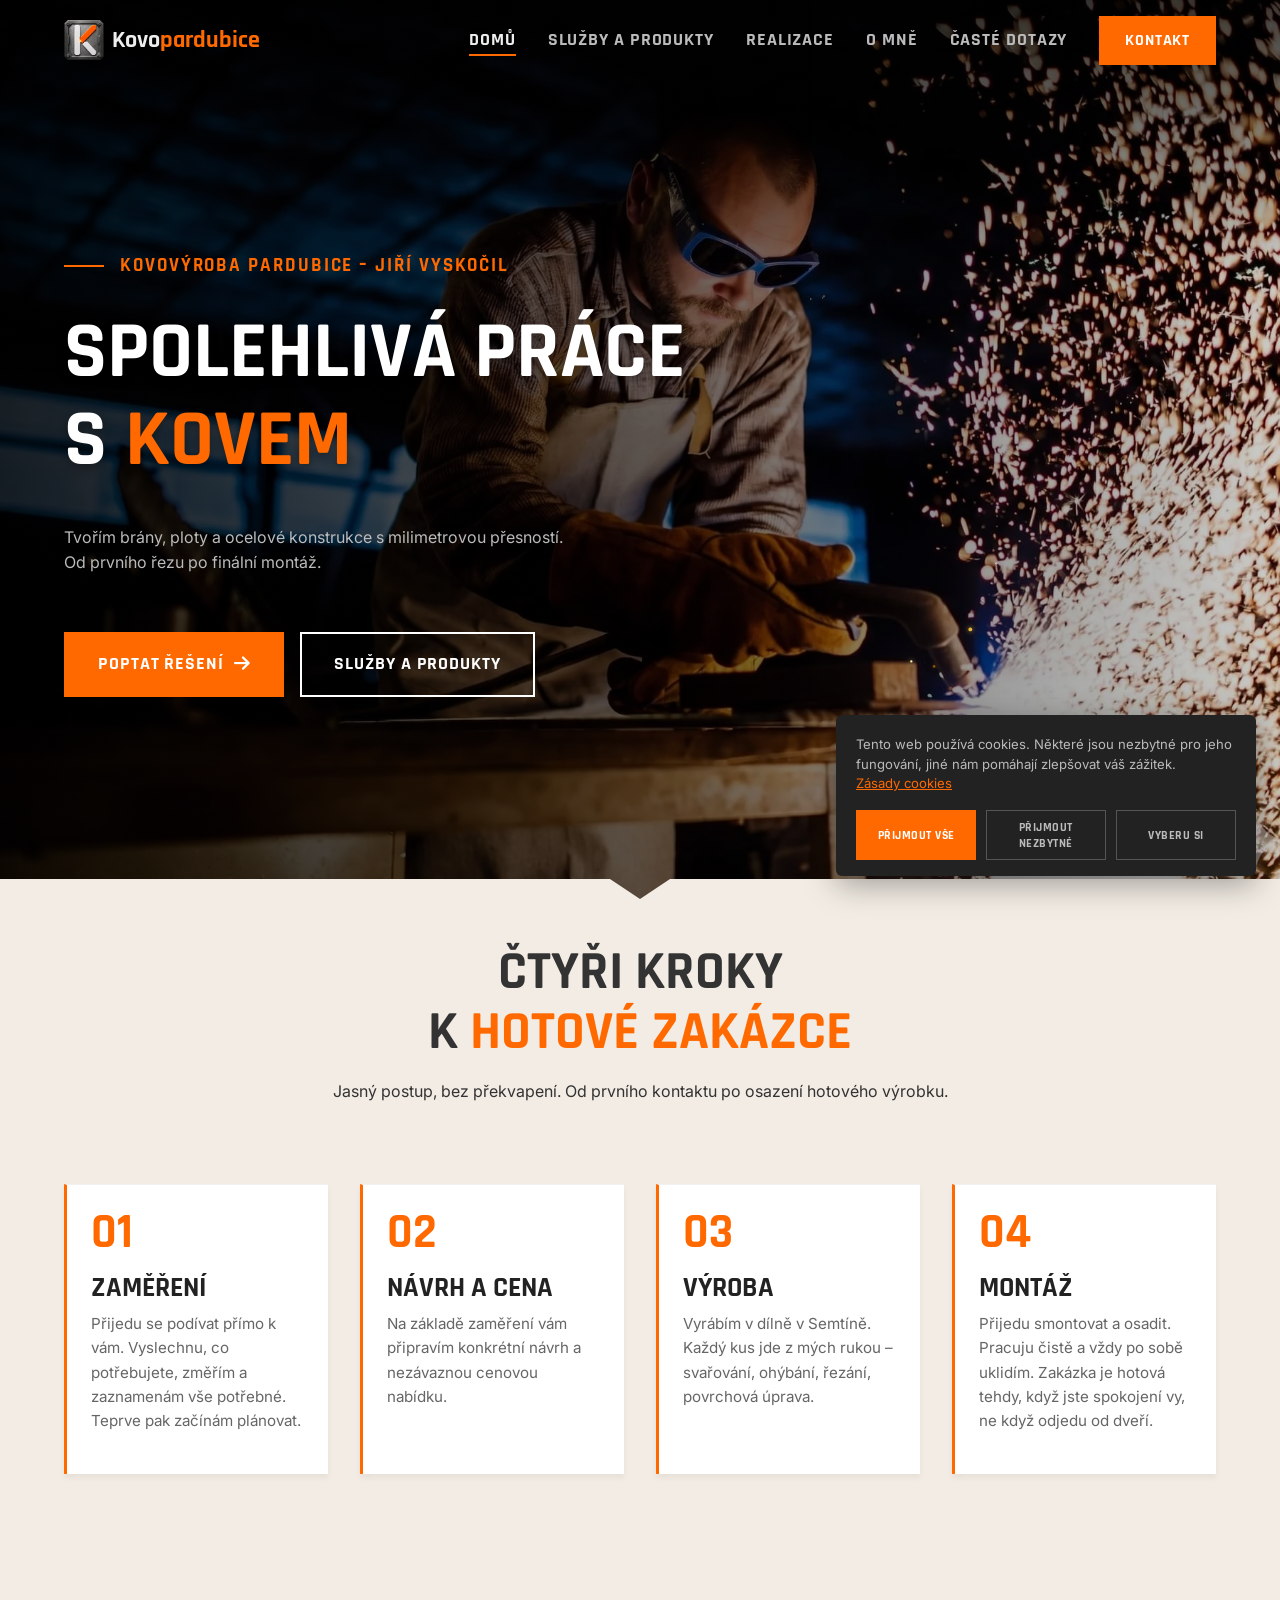
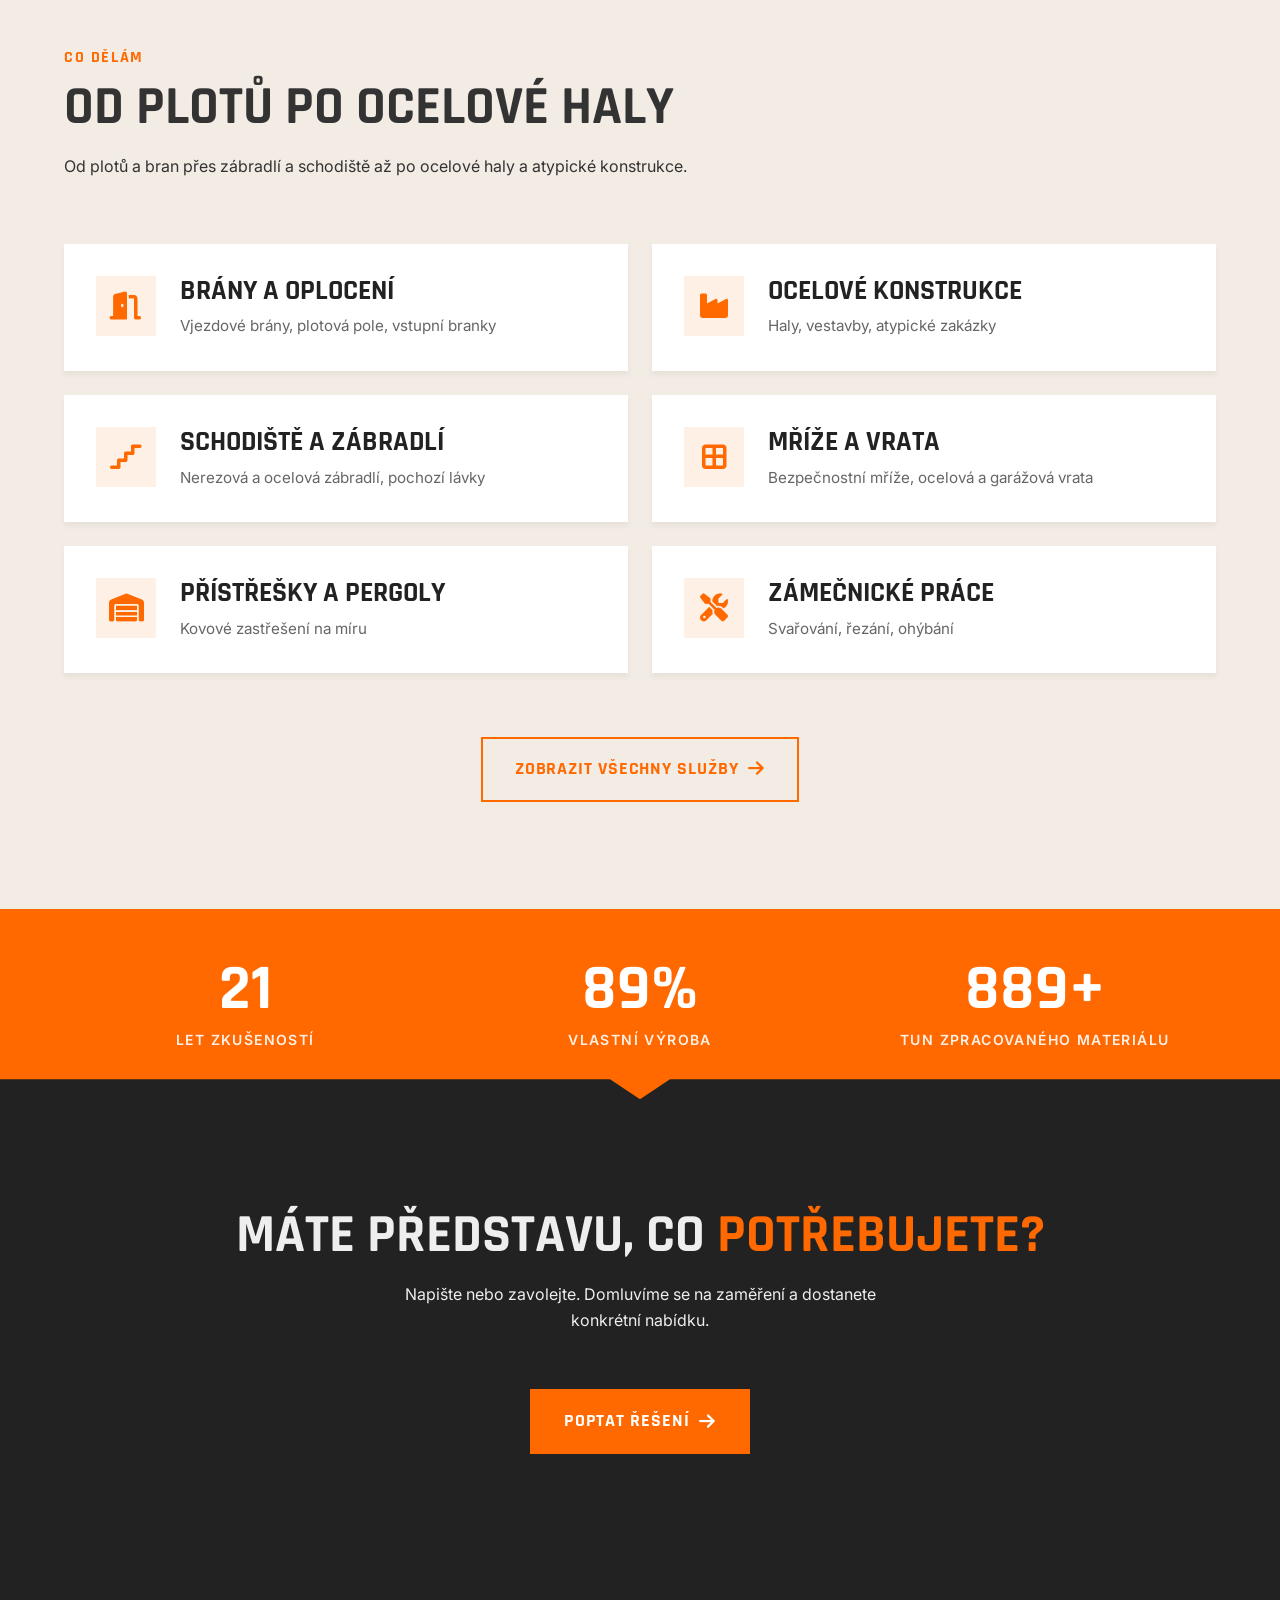
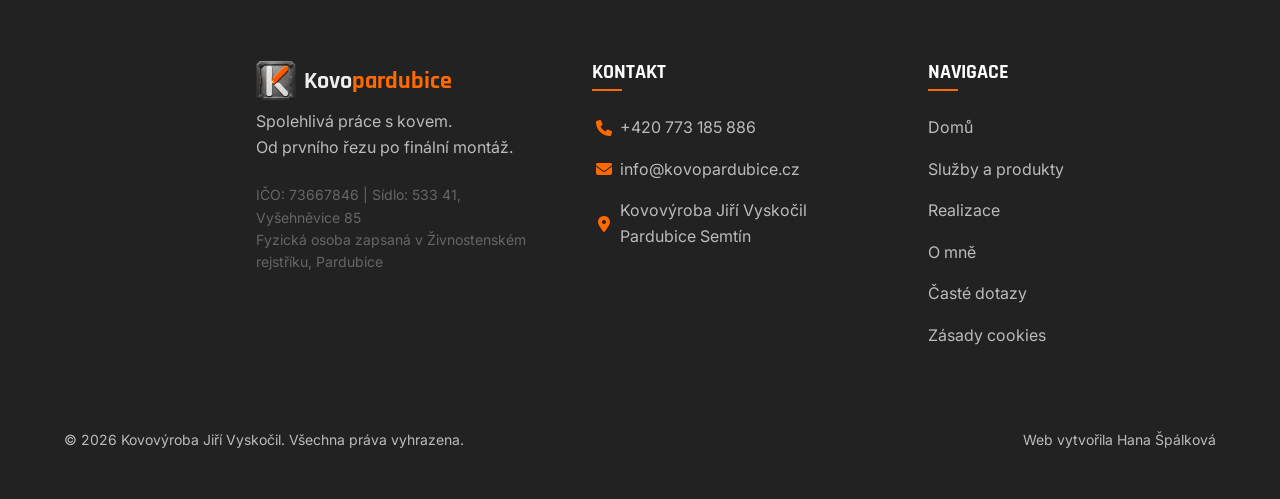
<file: index.html>
﻿<!DOCTYPE html>
<html lang="cs">

<head>
    <meta charset="UTF-8">
    <meta name="viewport" content="width=device-width, initial-scale=1.0">
    <!-- Google tag (gtag.js) -->
    <script async src="https://www.googletagmanager.com/gtag/js?id=G-RHCRZY1CW0"></script>
    <script>
        window.dataLayer = window.dataLayer || [];
        function gtag() { dataLayer.push(arguments); }
        gtag('consent', 'default', { analytics_storage: 'denied', ad_storage: 'denied' });
        gtag('js', new Date());
        gtag('config', 'G-RHCRZY1CW0');
    </script>
    <title>Kovovýroba Pardubice | Jiří Vyskočil</title>
    <meta name="description"
        content="Kovovýroba v Pardubicích. Brány, ploty, schodiště a ocelové konstrukce. Od prvního řezu po finální montáž – Jiří Vyskočil, Pardubice Semtín.">
    <link rel="canonical" href="https://kovopardubice.cz/">
    <meta property="og:type" content="website">
    <meta property="og:url" content="https://kovopardubice.cz/">
    <meta property="og:title" content="Kovovýroba Pardubice | Jiří Vyskočil">
    <meta property="og:description"
        content="Kovovýroba v Pardubicích. Brány, ploty, schodiště a ocelové konstrukce. Od prvního řezu po finální montáž – Jiří Vyskočil, Pardubice Semtín.">
    <meta property="og:image" content="https://kovopardubice.cz/Images/og-foto-hero.jpg">
    <meta property="og:image:width" content="1900">
    <meta property="og:image:height" content="1266">
    <meta property="og:image:type" content="image/jpeg">
    <meta property="og:site_name" content="Kovovýroba Jiří Vyskočil">
    <meta name="twitter:card" content="summary_large_image">
    <meta name="twitter:title" content="Kovovýroba Pardubice | Jiří Vyskočil">
    <meta name="twitter:description"
        content="Kovovýroba v Pardubicích. Brány, ploty, schodiště a ocelové konstrukce. Od prvního řezu po finální montáž – Jiří Vyskočil, Pardubice Semtín.">
    <meta name="twitter:image" content="https://kovopardubice.cz/Images/og-foto-hero.jpg">

    <script type="application/ld+json">
    {
      "@context": "https://schema.org",
      "@type": ["LocalBusiness", "HomeAndConstructionBusiness"],
      "name": "Jiří Vyskočil – Kovovýroba",
      "url": "https://kovopardubice.cz",
      "logo": "https://kovopardubice.cz/logo.svg",
      "image": "https://kovopardubice.cz/Images/foto-hero.jpg",
      "description": "Od prvního řezu po finální montáž. Tvořím brány, ploty a ocelové konstrukce s milimetrovou přesností.",
      "telephone": "+420773185886",
      "email": "info@kovopardubice.cz",
      "address": {
        "@type": "PostalAddress",
        "streetAddress": "Semtín",
        "addressLocality": "Pardubice",
        "addressCountry": "CZ"
      },
      "areaServed": [
        { "@type": "State", "name": "Pardubický kraj" },
        { "@type": "State", "name": "Královéhradecký kraj" }
      ],
      "priceRange": "$$",
      "founder": {
        "@type": "Person",
        "name": "Jiří Vyskočil"
      },
      "hasOfferCatalog": {
        "@type": "OfferCatalog",
        "name": "Kovovýroba a zámečnické práce",
        "itemListElement": [
          { "@type": "Offer", "itemOffered": { "@type": "Service", "name": "Brány a oplocení" } },
          { "@type": "Offer", "itemOffered": { "@type": "Service", "name": "Schodiště a zábradlí" } },
          { "@type": "Offer", "itemOffered": { "@type": "Service", "name": "Vrata a mříže" } },
          { "@type": "Offer", "itemOffered": { "@type": "Service", "name": "Přístřešky a pergoly" } },
          { "@type": "Offer", "itemOffered": { "@type": "Service", "name": "Ocelové konstrukce" } },
          { "@type": "Offer", "itemOffered": { "@type": "Service", "name": "Svařování" } }
        ]
      },
      "knowsAbout": ["kovovýroba", "brány", "ploty", "ocelové konstrukce", "schodiště", "zábradlí", "zámečnictví"]
    }
    </script>

    <!-- Fonts -->
    <link rel="preconnect" href="https://fonts.googleapis.com">
    <link rel="preconnect" href="https://fonts.gstatic.com" crossorigin>
    <link rel="preload"
        href="https://fonts.googleapis.com/css2?family=Inter:wght@400;500;600&family=Rajdhani:wght@700&display=swap"
        as="style" onload="this.onload=null;this.rel='stylesheet'">
    <noscript>
        <link rel="stylesheet"
            href="https://fonts.googleapis.com/css2?family=Inter:wght@400;500;600&family=Rajdhani:wght@700&display=swap">
    </noscript>

    <!-- FontAwesome -->
    <link rel="preload" href="https://cdnjs.cloudflare.com/ajax/libs/font-awesome/6.4.0/css/all.min.css" as="style"
        onload="this.onload=null;this.rel='stylesheet'">
    <noscript>
        <link rel="stylesheet" href="https://cdnjs.cloudflare.com/ajax/libs/font-awesome/6.4.0/css/all.min.css">
    </noscript>

    <!-- CSS -->
    <link rel="stylesheet" href="css/style.css?v=4">

    <!-- Preload LCP image -->
    <link rel="preload" as="image" href="Images/foto-hero.webp" type="image/webp">

    <!-- Favicon -->
    <link rel="icon" href="favicon.svg?v=3" type="image/svg+xml">
</head>

<body>

    <!-- Header -->
    <header class="header">
        <div class="container header-inner">
            <a href="/" class="logo-link">
                <img src="logo_K.png" alt="Kovopardubice logo" class="logo-img"><span class="logo-text">Kovo<span
                        class="logo-highlight">pardubice</span></span>
            </a>

            <button class="hamburger" aria-label="Menu" aria-expanded="false" aria-controls="main-nav">
                <span class="hamburger-line"></span>
                <span class="hamburger-line"></span>
                <span class="hamburger-line"></span>
            </button>

            <div class="nav-wrapper">
            <nav class="main-nav" id="main-nav">
                <ul class="nav-list">
                    <li><a href="/" class="active">DOMŮ</a></li>
                    <li><a href="/sluzby">SLUŽBY A PRODUKTY</a></li>
                    <li><a href="/realizace">REALIZACE</a></li>
                    <li><a href="/o-mne">O MNĚ</a></li>
                    <li><a href="/caste-dotazy">ČASTÉ DOTAZY</a></li>
                </ul>
                <a href="/kontakt" class="btn btn-primary mobile-nav-btn">KONTAKT</a>
            </nav>

            <a href="/kontakt" class="btn btn-primary header-btn">KONTAKT</a>
            </div>
        </div>
    </header>

    <!-- Hero Section -->
    <section class="hero">
        <div class="hero-bg">
            <div class="hero-overlay"></div>
        </div>
        <div class="container hero-content">
            <h1 class="hero-subtitle reveal-up"><span class="line"></span> KOVOVÝROBA PARDUBICE – JIŘÍ VYSKOČIL</h1>
            <h2 class="hero-title reveal-up" style="transition-delay: 0.1s;">SPOLEHLIVÁ PRÁCE<br>S <span
                    class="text-orange">KOVEM</span></h2>
            <div class="hero-description reveal-up" style="transition-delay: 0.2s;">
                <p class="hero-subtext">Tvořím brány, ploty a ocelové konstrukce s milimetrovou přesností.<br>Od prvního
                    řezu po finální montáž.</p>
            </div>
            <div class="hero-buttons reveal-up" style="transition-delay: 0.3s;">
                <a href="/kontakt" class="btn btn-primary">POPTAT ŘEŠENÍ &nbsp;<i
                        class="fa-solid fa-arrow-right"></i></a>
                <a href="/sluzby" class="btn btn-outline">SLUŽBY A PRODUKTY</a>
            </div>
        </div>
    </section>

    <!-- Four Steps Section -->
    <section id="steps" class="steps bg-light section-slant-top">
        <div class="container">
            <div class="section-header text-center reveal-up">
                <h2 class="section-title">ČTYŘI KROKY<br>K <span class="text-orange">HOTOVÉ ZAKÁZCE</span></h2>
                <p class="section-desc">Jasný postup, bez překvapení. Od prvního kontaktu po osazení hotového výrobku.
                </p>
            </div>

            <div class="steps-grid">
                <div class="step-card reveal-up">
                    <span class="step-number">01</span>
                    <h3 class="step-title">Zaměření</h3>
                    <p>Přijedu se podívat přímo k vám. Vyslechnu, co potřebujete, změřím a zaznamenám vše potřebné.
                        Teprve pak začínám plánovat.</p>
                </div>
                <div class="step-card reveal-up" style="transition-delay: 0.1s;">
                    <span class="step-number">02</span>
                    <h3 class="step-title">Návrh a cena</h3>
                    <p>Na základě zaměření vám připravím konkrétní návrh a nezávaznou cenovou nabídku.</p>
                </div>
                <div class="step-card reveal-up" style="transition-delay: 0.2s;">
                    <span class="step-number">03</span>
                    <h3 class="step-title">Výroba</h3>
                    <p>Vyrábím v dílně v Semtíně. Každý kus jde z mých rukou – svařování, ohýbání, řezání, povrchová
                        úprava.</p>
                </div>
                <div class="step-card reveal-up" style="transition-delay: 0.3s;">
                    <span class="step-number">04</span>
                    <h3 class="step-title">Montáž</h3>
                    <p>Přijedu smontovat a osadit. Pracuju čistě a vždy po sobě uklidím. Zakázka je hotová tehdy, když
                        jste spokojení vy, ne když odjedu od dveří.</p>
                </div>
            </div>
        </div>
    </section>

    <!-- Services Preview Section -->
    <section id="services" class="services section-slant-top bg-light">
        <div class="container">
            <div class="section-header reveal-up">
                <span class="section-subtitle">CO DĚLÁM</span>
                <h2 class="section-title">OD PLOTŮ PO OCELOVÉ HALY</h2>
                <p class="section-desc">Od plotů a bran přes zábradlí a schodiště až po ocelové haly a atypické
                    konstrukce. </p>
            </div>

            <div class="services-grid">
                <div class="service-card reveal-up">
                    <div class="service-icon"><i class="fa-solid fa-door-open"></i></div>
                    <div class="service-content">
                        <h3 class="service-title">Brány a oplocení</h3>
                        <p>Vjezdové brány, plotová pole, vstupní branky</p>
                    </div>
                </div>
                <div class="service-card reveal-up" style="transition-delay: 0.1s;">
                    <div class="service-icon"><i class="fa-solid fa-industry"></i></div>
                    <div class="service-content">
                        <h3 class="service-title">Ocelové konstrukce</h3>
                        <p>Haly, vestavby, atypické zakázky</p>
                    </div>
                </div>
                <div class="service-card reveal-up" style="transition-delay: 0.2s;">
                    <div class="service-icon"><i class="fa-solid fa-stairs"></i></div>
                    <div class="service-content">
                        <h3 class="service-title">Schodiště a zábradlí</h3>
                        <p>Nerezová a ocelová zábradlí, pochozí lávky</p>
                    </div>
                </div>
                <div class="service-card reveal-up" style="transition-delay: 0.3s;">
                    <div class="service-icon"><i class="fa-solid fa-border-all"></i></div>
                    <div class="service-content">
                        <h3 class="service-title">Mříže a vrata</h3>
                        <p>Bezpečnostní mříže, ocelová a garážová vrata</p>
                    </div>
                </div>
                <div class="service-card reveal-up" style="transition-delay: 0.4s;">
                    <div class="service-icon"><i class="fa-solid fa-warehouse"></i></div>
                    <div class="service-content">
                        <h3 class="service-title">Přístřešky a pergoly</h3>
                        <p>Kovové zastřešení na míru</p>
                    </div>
                </div>
                <div class="service-card reveal-up" style="transition-delay: 0.5s;">
                    <div class="service-icon"><i class="fa-solid fa-screwdriver-wrench"></i></div>
                    <div class="service-content">
                        <h3 class="service-title">Zámečnické práce</h3>
                        <p>Svařování, řezání, ohýbání</p>
                    </div>
                </div>
            </div>

            <div class="services-action text-center mt-xl reveal-up">
                <a href="/sluzby" class="btn btn-outline-orange">ZOBRAZIT VŠECHNY SLUŽBY &nbsp;<i
                        class="fa-solid fa-arrow-right"></i></a>
            </div>
        </div>
    </section>

    <!-- Stats Section -->
    <section class="stats-section bg-orange section-slant-top section-slant-bottom">
        <div class="container">
            <div class="stats-grid">
                <div class="stat-item reveal-up">
                    <span class="stat-number"><span class="stat-number-value" data-target="24">0</span></span>
                    <span class="stat-text">LET ZKUŠENOSTÍ</span>
                </div>
                <div class="stat-item reveal-up" style="transition-delay: 0.1s;">
                    <span class="stat-number"><span class="stat-number-value" data-target="100">0</span>%</span>
                    <span class="stat-text">VLASTNÍ VÝROBA</span>
                </div>
                <div class="stat-item reveal-up" style="transition-delay: 0.2s;">
                    <span class="stat-number"><span class="stat-number-value" data-target="1000">0</span>+</span>
                    <span class="stat-text">TUN ZPRACOVANÉHO MATERIÁLU</span>
                </div>
            </div>
        </div>
    </section>

    <!-- CTA Section -->
    <section class="cta-section bg-dark text-center">
        <div class="container reveal-up">
            <h2 class="section-title text-white">MÁTE PŘEDSTAVU, CO <span class="text-orange">POTŘEBUJETE?</span></h2>
            <p class="section-desc text-white">Napište nebo zavolejte. Domluvíme se na zaměření a dostanete<br>konkrétní
                nabídku.</p>
            <a href="/kontakt" class="btn btn-primary mt-l">POPTAT ŘEŠENÍ &nbsp;<i
                    class="fa-solid fa-arrow-right"></i></a>
        </div>
    </section>

    <!-- Footer -->
    <footer class="footer bg-dark">
        <div class="container">
            <div class="footer-grid">
                <div class="footer-brand reveal-up">
                    <a href="/" class="logo-link">
                        <img src="logo_K.png" alt="Kovopardubice logo" class="logo-img"><span
                            class="logo-text">Kovo<span class="logo-highlight">pardubice</span></span>
                    </a>
                    <p class="mt-s text-light">Spolehlivá práce s kovem.<br>Od prvního řezu po finální montáž.</p>
                    <p class="mt-m text-smaller" style="color: var(--color-text-muted); line-height: 1.6;">IČO: 73667846 | Sídlo: 533&nbsp;41, Vyšehněvice&nbsp;85<br>Fyzická osoba zapsaná v Živnostenském rejstříku, Pardubice</p>
                </div>

                <div class="footer-contact reveal-up" style="transition-delay: 0.1s;">
                    <h3 class="footer-title">KONTAKT</h3>
                    <ul class="footer-list">
                        <li><i class="fa-solid fa-phone text-orange"></i>&nbsp; <a
                                href="tel:+420773185886">+420&nbsp;773&nbsp;185&nbsp;886</a></li>
                        <li><i class="fa-solid fa-envelope text-orange"></i>&nbsp; <a
                                href="mailto:info@kovopardubice.cz">info@kovopardubice.cz</a></li>
                        <li><a href="https://maps.google.com/?q=50.058780,15.729581" target="_blank"
                                rel="noopener noreferrer" style="display: flex; align-items: center;"><i
                                    class="fa-solid fa-location-dot text-orange"></i>&nbsp; <span>Kovovýroba Jiří
                                    Vyskočil<br>Pardubice Semtín</span></a></li>
                        
                    </ul>
                </div>

                <div class="footer-nav reveal-up" style="transition-delay: 0.2s;">
                    <h3 class="footer-title">NAVIGACE</h3>
                    <ul class="footer-list">
                        <li><a href="/">Domů</a></li>
                        <li><a href="/sluzby">Služby a produkty</a></li>
                        <li><a href="/realizace">Realizace</a></li>
                        <li><a href="/o-mne">O mně</a></li>
                        <li><a href="/caste-dotazy">Časté dotazy</a></li>
                        <li><a href="/zasady-cookies">Zásady cookies</a></li>
                    </ul>
                </div>
            </div>

            <div class="footer-bottom reveal-up" style="transition-delay: 0.3s;">
                <p>&copy; 2026 Kovovýroba Jiří Vyskočil. Všechna práva vyhrazena.</p>
                <p>Web vytvořila <a href="https://www.linkedin.com/in/hanaspalkova" target="_blank"
                        rel="noopener noreferrer">Hana Špálková</a></p>
            </div>
        </div>
    </footer>

    <!-- Cookie Banner -->
    <div id="cookie-banner" class="cookie-banner" role="dialog" aria-label="Souhlas s cookies">
        <p class="cookie-banner__text">
            Tento web používá cookies. Některé jsou nezbytné pro jeho fungování, jiné nám pomáhají zlepšovat váš zážitek.
            <a href="/zasady-cookies" class="cookie-banner__link">Zásady cookies</a>
        </p>
        <div class="cookie-banner__actions">
            <button id="cookie-accept-all" class="cookie-banner__btn cookie-banner__btn--primary">Přijmout vše</button>
            <button id="cookie-accept-necessary" class="cookie-banner__btn cookie-banner__btn--secondary">Přijmout nezbytné</button>
            <button id="cookie-open-preferences" class="cookie-banner__btn cookie-banner__btn--secondary">Vyberu si</button>
        </div>
    </div>

    <!-- JS -->
    <script src="js/main.js"></script>
    <script src="js/cookie-consent.js?v=3"></script>
    <div id="cookie-modal" class="cookie-modal" role="dialog" aria-modal="true" aria-label="Nastavení cookies">
        <div id="cookie-modal-overlay" class="cookie-modal__overlay"></div>
        <div class="cookie-modal__box">
            <button id="cookie-modal-close" class="cookie-modal__close" aria-label="Zavřít">&times;</button>
            <h2 class="cookie-modal__title">Nastavení cookies</h2>
            <div class="cookie-modal__item">
                <div class="cookie-modal__info">
                    <strong>Nezbytné cookies</strong>
                    <p>Zajišťují základní funkce webu. Nelze vypnout.</p>
                </div>
                <label class="cookie-toggle cookie-toggle--disabled">
                    <input type="checkbox" checked disabled>
                    <span class="cookie-toggle__slider"></span>
                </label>
            </div>
            <div class="cookie-modal__item">
                <div class="cookie-modal__info">
                    <strong>Funkční cookies</strong>
                    <p>Google Mapy – zobrazení interaktivní mapy na stránce Kontakt.</p>
                </div>
                <label class="cookie-toggle">
                    <input type="checkbox" id="cookie-toggle-functional">
                    <span class="cookie-toggle__slider"></span>
                </label>
            </div>
            <div class="cookie-modal__item">
                <div class="cookie-modal__info">
                    <strong>Analytické cookies</strong>
                    <p>Google Analytics – pomáhají nám sledovat návštěvnost a zlepšovat web.</p>
                </div>
                <label class="cookie-toggle">
                    <input type="checkbox" id="cookie-toggle-analytics">
                    <span class="cookie-toggle__slider"></span>
                </label>
            </div>
            <div class="cookie-modal__actions">
                <button id="cookie-save-preferences" class="cookie-banner__btn cookie-banner__btn--primary">Uložit nastavení</button>
            </div>
        </div>
    </div>
</body>

</html>
</file>
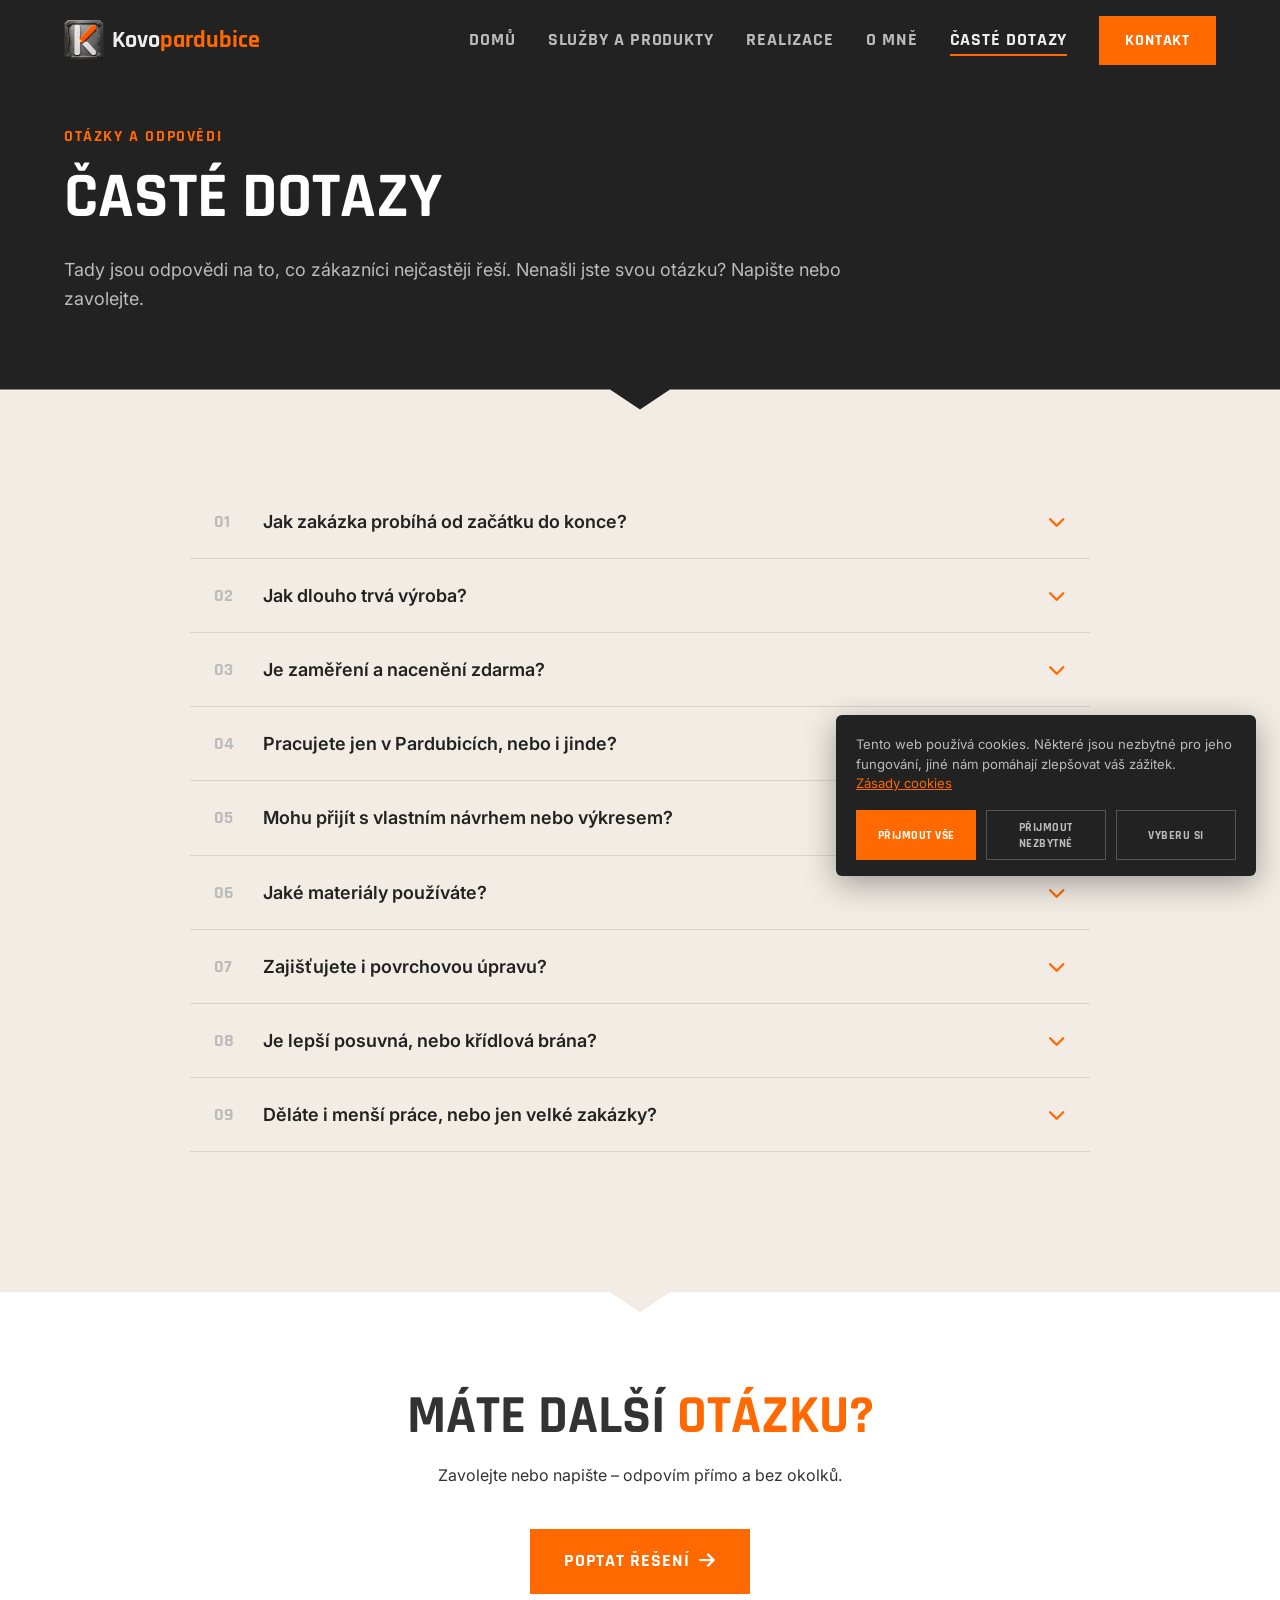
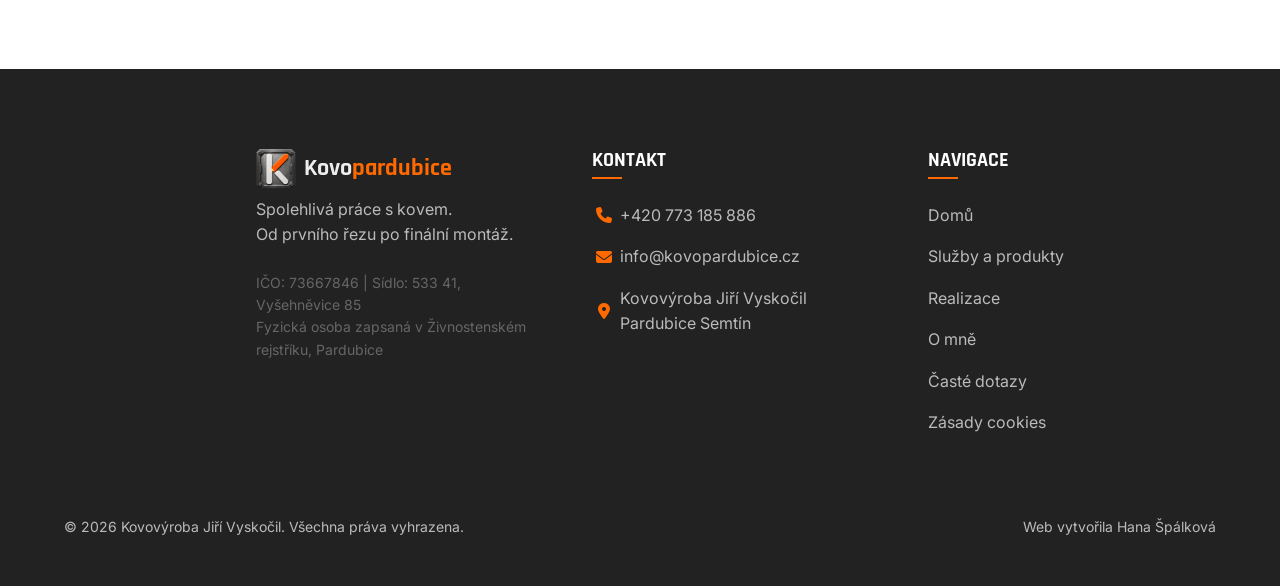
<file: caste-dotazy.html>
﻿<!DOCTYPE html>
<html lang="cs">

<head>
    <meta charset="UTF-8">
    <meta name="viewport" content="width=device-width, initial-scale=1.0">
    <!-- Google tag (gtag.js) -->
    <script async src="https://www.googletagmanager.com/gtag/js?id=G-RHCRZY1CW0"></script>
    <script>
      window.dataLayer = window.dataLayer || [];
      function gtag(){dataLayer.push(arguments);}
      gtag('consent', 'default', { analytics_storage: 'denied', ad_storage: 'denied' });
      gtag('js', new Date());
      gtag('config', 'G-RHCRZY1CW0');
    </script>
    <title>Časté dotazy | Kovovýroba Pardubice</title>
    <meta name="description" content="Odpovědi na nejčastější otázky ohledně našich služeb, výroby, termínů a cen. Kovovýroba Vyskočil Pardubice.">
    <link rel="canonical" href="https://kovopardubice.cz/caste-dotazy">
    <meta property="og:type" content="website">
    <meta property="og:url" content="https://kovopardubice.cz/caste-dotazy">
    <meta property="og:title" content="Časté dotazy | Kovovýroba Jiří Vyskočil">
    <meta property="og:description" content="Odpovědi na nejčastější otázky ohledně našich služeb, výroby, termínů a cen. Kovovýroba Vyskočil Pardubice.">
    <meta property="og:image" content="https://kovopardubice.cz/Images/og-foto-hero.jpg">
    <meta property="og:image:width" content="1900">
    <meta property="og:image:height" content="1266">
    <meta property="og:image:type" content="image/jpeg">
    <meta property="og:site_name" content="Kovovýroba Jiří Vyskočil">
    <meta name="twitter:card" content="summary_large_image">
    <meta name="twitter:title" content="Časté dotazy | Kovovýroba Jiří Vyskočil">
    <meta name="twitter:description" content="Odpovědi na nejčastější otázky ohledně našich služeb, výroby, termínů a cen. Kovovýroba Vyskočil Pardubice.">
    <meta name="twitter:image" content="https://kovopardubice.cz/Images/foto-hero.jpg">

    <!-- CSS -->
    <link rel="stylesheet" href="css/style.css?v=4">

    <!-- Font Awesome pro ikony -->
    <link rel="preload" href="https://cdnjs.cloudflare.com/ajax/libs/font-awesome/6.4.0/css/all.min.css" as="style" onload="this.onload=null;this.rel='stylesheet'">
    <noscript><link rel="stylesheet" href="https://cdnjs.cloudflare.com/ajax/libs/font-awesome/6.4.0/css/all.min.css"></noscript>

    <!-- Google Fonts -->
    <link rel="preconnect" href="https://fonts.googleapis.com">
    <link rel="preconnect" href="https://fonts.gstatic.com" crossorigin>
    <link rel="preload" href="https://fonts.googleapis.com/css2?family=Inter:wght@400;500;600;700&family=Rajdhani:wght@500;600;700&display=swap" as="style" onload="this.onload=null;this.rel='stylesheet'">
    <noscript><link rel="stylesheet" href="https://fonts.googleapis.com/css2?family=Inter:wght@400;500;600;700&family=Rajdhani:wght@500;600;700&display=swap"></noscript>

    <!-- Favicon -->
    <link rel="icon" href="favicon.svg?v=3" type="image/svg+xml">

    <script type="application/ld+json">
    {
      "@context": "https://schema.org",
      "@type": "FAQPage",
      "mainEntity": [
        {
          "@type": "Question",
          "name": "Jak zakázka probíhá od začátku do konce?",
          "acceptedAnswer": {
            "@type": "Answer",
            "text": "Nejdřív se domluvíme – přijedu se podívat, změřím a vyslechnu, co potřebujete. Pak dostanete konkrétní návrh a cenu. Po odsouhlasení jdu do výroby. Hotový výrobek přivezu a osadím přímo u vás."
          }
        },
        {
          "@type": "Question",
          "name": "Jak dlouho trvá výroba?",
          "acceptedAnswer": {
            "@type": "Answer",
            "text": "Doba výroby závisí na složitosti a velikosti zakázky. U jednodušších projektů to mohou být jednotky týdnů, u složitějších konstrukcí a hal měsíce. Přesný termín dodání vám vždy sdělím při nacenění a zakládám si na jeho dodržení."
          }
        },
        {
          "@type": "Question",
          "name": "Je zaměření a nacenění zdarma?",
          "acceptedAnswer": {
            "@type": "Answer",
            "text": "Ano. Přijedu se podívat, zaměřím prostor a připravím vám úvodní návrh a cenovou nabídku bez poplatku a naprosto nezávazně."
          }
        },
        {
          "@type": "Question",
          "name": "Pracujete jen v Pardubicích, nebo i jinde?",
          "acceptedAnswer": {
            "@type": "Answer",
            "text": "Zázemí a dílnu mám v Semtíně u Pardubic, ale zakázky běžně realizuji v celém Pardubickém a Královéhradeckém kraji. V případě většího nebo zajímavého projektu se po domluvě rád vydám i dál."
          }
        },
        {
          "@type": "Question",
          "name": "Mohu přijít s vlastním návrhem nebo výkresem?",
          "acceptedAnswer": {
            "@type": "Answer",
            "text": "Určitě. Pokud už máte vlastní výkres, nákres od architekta nebo jen fotku pro inspiraci z internetu, rád s tím budu pracovat. Pokud nemáte nic, vůbec to nevadí – návrh i technické řešení vymyslím a připravím sám."
          }
        },
        {
          "@type": "Question",
          "name": "Jaké materiály používáte?",
          "acceptedAnswer": {
            "@type": "Answer",
            "text": "Nejčastěji pracuji se standardní konstrukční ocelí a nerezem. Pro specifické požadavky dokážu zajistit a zpracovat i jiné kovy. Samozřejmostí je kombinace kovu se dřevem, pletivem nebo sklem (např. u zábradlí a pergol)."
          }
        },
        {
          "@type": "Question",
          "name": "Zajišťujete i povrchovou úpravu?",
          "acceptedAnswer": {
            "@type": "Answer",
            "text": "Ano, kvalitní povrchová úprava je pro mě standard. Zajišťuji žárové i galvanické zinkování proti korozi a následné lakování. Využívám převážně odolné práškové lakování (komaxit) ve vámi vybraném odstínu ze vzorníku RAL, nebo kvalitní mokré lakování."
          }
        },
        {
          "@type": "Question",
          "name": "Je lepší posuvná, nebo křídlová brána?",
          "acceptedAnswer": {
            "@type": "Answer",
            "text": "Vždy záleží na konkrétním prostoru vašeho vjezdu. Posuvná brána (zejména samonosná varianta) je skvělá tam, kde máte málo místa pro parkování u vjezdu, ale vyžaduje prostor pro odjezd do strany. Křídlová brána je naopak klasika vhodná tam, kde není místo po stranách plotu, ale je dostatek místa ve vjezdu. Rád vám zhodnotím situaci přímo na místě a poradím nejlepší řešení."
          }
        },
        {
          "@type": "Question",
          "name": "Děláte i menší práce, nebo jen velké zakázky?",
          "acceptedAnswer": {
            "@type": "Answer",
            "text": "Kromě velkých ocelových hal a kompletních řešení beru samozřejmě i menší zakázky. Potřebujete zavařit prasklý díl, vyrobit drobnou konstrukci, vyřešit opravu nebo jen sháníte konkrétní hutní materiál? Bez obav se ozvěte, drobnější zámečnické práce dělám běžně."
          }
        }
      ]
    }
    </script>
</head>

<body>

    <!-- Header -->
    <header class="header">
        <div class="container header-inner">
            <a href="/" class="logo-link">
                <img src="logo_K.png" alt="Kovopardubice logo" class="logo-img"><span class="logo-text">Kovo<span class="logo-highlight">pardubice</span></span>
            </a>

            <button class="hamburger" aria-label="Menu" aria-expanded="false" aria-controls="main-nav">
                <span class="hamburger-line"></span>
                <span class="hamburger-line"></span>
                <span class="hamburger-line"></span>
            </button>

            <div class="nav-wrapper">
            <nav class="main-nav" id="main-nav">
                <ul class="nav-list">
                    <li><a href="/">DOMŮ</a></li>
                    <li><a href="/sluzby">SLUŽBY A PRODUKTY</a></li>
                    <li><a href="/realizace">REALIZACE</a></li>
                    <li><a href="/o-mne">O MNĚ</a></li>
                    <li><a href="/caste-dotazy" class="active">ČASTÉ DOTAZY</a></li>
                </ul>
                <a href="/kontakt" class="btn btn-primary mobile-nav-btn">KONTAKT</a>
            </nav>

            <a href="/kontakt" class="btn btn-primary header-btn">KONTAKT</a>
            </div>
        </div>
    </header>

    <!-- Page Header (Sub-Hero) -->
    <header class="page-header bg-dark section-slant-bottom" style="z-index: 4;">
        <div class="container reveal-up">
            <h1 class="section-subtitle">OTÁZKY A ODPOVĚDI</h1>
            <h2 class="page-title">ČASTÉ DOTAZY</h2>
            <p class="page-desc">Tady jsou odpovědi na to, co zákazníci nejčastěji řeší. Nenašli jste svou otázku? Napište nebo zavolejte.</p>
        </div>
    </header>

    <!-- FAQ Section -->
    <section class="faq-section bg-light section-slant-bottom" style="padding-bottom: 10rem; z-index: 3;">
        <div class="container">
            <div class="faq-list reveal-up">
                
                <!-- Otázka 1 -->
                <div class="faq-item">
                    <h3 class="faq-question-heading"><button class="faq-question">
                        <span class="faq-number">01</span>
                        <span class="faq-text">Jak zakázka probíhá od začátku do konce?</span>
                        <span class="faq-icon"><i class="fa-solid fa-chevron-down"></i></span>
                    </button></h3>
                    <div class="faq-answer">
                        <div class="faq-answer-inner">
                            <p>Nejdřív se domluvíme – přijedu se podívat, změřím a vyslechnu, co potřebujete. Pak dostanete konkrétní návrh a cenu. Po odsouhlasení jdu do výroby. Hotový výrobek přivezu a osadím přímo u vás.</p>
                        </div>
                    </div>
                </div>

                <!-- Otázka 2 -->
                <div class="faq-item">
                    <h3 class="faq-question-heading"><button class="faq-question">
                        <span class="faq-number">02</span>
                        <span class="faq-text">Jak dlouho trvá výroba?</span>
                        <span class="faq-icon"><i class="fa-solid fa-chevron-down"></i></span>
                    </button></h3>
                    <div class="faq-answer">
                        <div class="faq-answer-inner">
                            <p>Doba výroby závisí na složitosti a velikosti zakázky. U jednodušších projektů to mohou být jednotky týdnů, u složitějších konstrukcí a hal měsíce. Přesný termín dodání vám vždy sdělím při nacenění a zakládám si na jeho dodržení.</p>
                        </div>
                    </div>
                </div>

                <!-- Otázka 3 -->
                <div class="faq-item">
                    <h3 class="faq-question-heading"><button class="faq-question">
                        <span class="faq-number">03</span>
                        <span class="faq-text">Je zaměření a nacenění zdarma?</span>
                        <span class="faq-icon"><i class="fa-solid fa-chevron-down"></i></span>
                    </button></h3>
                    <div class="faq-answer">
                        <div class="faq-answer-inner">
                            <p>Ano. Přijedu se podívat, zaměřím prostor a připravím vám úvodní návrh a cenovou nabídku bez poplatku a naprosto nezávazně.</p>
                        </div>
                    </div>
                </div>

                <!-- Otázka 4 -->
                <div class="faq-item">
                    <h3 class="faq-question-heading"><button class="faq-question">
                        <span class="faq-number">04</span>
                        <span class="faq-text">Pracujete jen v Pardubicích, nebo i jinde?</span>
                        <span class="faq-icon"><i class="fa-solid fa-chevron-down"></i></span>
                    </button></h3>
                    <div class="faq-answer">
                        <div class="faq-answer-inner">
                            <p>Zázemí a dílnu mám v Semtíně u Pardubic, ale zakázky běžně realizuji v celém Pardubickém a Královéhradeckém kraji. V případě většího nebo zajímavého projektu se po domluvě rád vydám i dál.</p>
                        </div>
                    </div>
                </div>

                <!-- Otázka 5 -->
                <div class="faq-item">
                    <h3 class="faq-question-heading"><button class="faq-question">
                        <span class="faq-number">05</span>
                        <span class="faq-text">Mohu přijít s vlastním návrhem nebo výkresem?</span>
                        <span class="faq-icon"><i class="fa-solid fa-chevron-down"></i></span>
                    </button></h3>
                    <div class="faq-answer">
                        <div class="faq-answer-inner">
                            <p>Určitě. Pokud už máte vlastní výkres, nákres od architekta nebo jen fotku pro inspiraci z internetu, rád s tím budu pracovat. Pokud nemáte nic, vůbec to nevadí – návrh i technické řešení vymyslím a připravím sám.</p>
                        </div>
                    </div>
                </div>

                <!-- Otázka 6 -->
                <div class="faq-item">
                    <h3 class="faq-question-heading"><button class="faq-question">
                        <span class="faq-number">06</span>
                        <span class="faq-text">Jaké materiály používáte?</span>
                        <span class="faq-icon"><i class="fa-solid fa-chevron-down"></i></span>
                    </button></h3>
                    <div class="faq-answer">
                        <div class="faq-answer-inner">
                            <p>Nejčastěji pracuji se standardní konstrukční ocelí a nerezem. Pro specifické požadavky dokážu zajistit a zpracovat i jiné kovy. Samozřejmostí je kombinace kovu se dřevem, pletivem nebo sklem (např. u zábradlí a pergol).</p>
                        </div>
                    </div>
                </div>

                <!-- Otázka 7 -->
                <div class="faq-item">
                    <h3 class="faq-question-heading"><button class="faq-question">
                        <span class="faq-number">07</span>
                        <span class="faq-text">Zajišťujete i povrchovou úpravu?</span>
                        <span class="faq-icon"><i class="fa-solid fa-chevron-down"></i></span>
                    </button></h3>
                    <div class="faq-answer">
                        <div class="faq-answer-inner">
                            <p>Ano, kvalitní povrchová úprava je pro mě standard. Zajišťuji žárové i galvanické zinkování proti korozi a následné lakování. Využívám převážně odolné práškové lakování (komaxit) ve vámi vybraném odstínu ze vzorníku RAL, nebo kvalitní mokré lakování.</p>
                        </div>
                    </div>
                </div>

                <!-- Otázka 8 -->
                <div class="faq-item">
                    <h3 class="faq-question-heading"><button class="faq-question">
                        <span class="faq-number">08</span>
                        <span class="faq-text">Je lepší posuvná, nebo křídlová brána?</span>
                        <span class="faq-icon"><i class="fa-solid fa-chevron-down"></i></span>
                    </button></h3>
                    <div class="faq-answer">
                        <div class="faq-answer-inner">
                            <p>Vždy záleží na konkrétním prostoru vašeho vjezdu. Posuvná brána (zejména samonosná varianta) je skvělá tam, kde máte málo místa pro parkování u vjezdu, ale vyžaduje prostor pro odjezd do strany. Křídlová brána je naopak klasika vhodná tam, kde není místo po stranách plotu, ale je dostatek místa ve vjezdu. Rád vám zhodnotím situaci přímo na místě a poradím nejlepší řešení.</p>
                        </div>
                    </div>
                </div>

                <!-- Otázka 9 -->
                <div class="faq-item">
                    <h3 class="faq-question-heading"><button class="faq-question">
                        <span class="faq-number">09</span>
                        <span class="faq-text">Děláte i menší práce, nebo jen velké zakázky?</span>
                        <span class="faq-icon"><i class="fa-solid fa-chevron-down"></i></span>
                    </button></h3>
                    <div class="faq-answer">
                        <div class="faq-answer-inner">
                            <p>Kromě velkých ocelových hal a kompletních řešení beru samozřejmě i menší zakázky. Potřebujete zavařit prasklý díl, vyrobit drobnou konstrukci, vyřešit opravu nebo jen sháníte konkrétní hutní materiál? Bez obav se ozvěte, drobnější zámečnické práce dělám běžně.</p>
                        </div>
                    </div>
                </div>

            </div>
        </div>
    </section>

    <!-- CTA Section -->
    <section class="cta-section text-center section-slant-bottom" style="padding: 6rem 0; z-index: 2;">
        <div class="container reveal-up">
            <h2 class="section-title">MÁTE DALŠÍ <span class="text-orange">OTÁZKU?</span></h2>
            <p class="section-desc" style="max-width: 600px; margin: 0 auto 2.5rem;">Zavolejte nebo napište – odpovím přímo a bez okolků.</p>
            <a href="/kontakt" class="btn btn-primary">POPTAT ŘEŠENÍ &nbsp;<i class="fa-solid fa-arrow-right"></i></a>
        </div>
    </section>

    <!-- Footer -->
    <footer class="footer bg-dark">
        <div class="container">
            <div class="footer-grid">
                <div class="footer-brand reveal-up">
                    <a href="/" class="logo-link">
                        <img src="logo_K.png" alt="Kovopardubice logo" class="logo-img"><span class="logo-text">Kovo<span class="logo-highlight">pardubice</span></span>
                    </a>
                    <p class="mt-s text-light">Spolehlivá práce s kovem.<br>Od prvního řezu po finální montáž.</p>
                    <p class="mt-m text-smaller" style="color: var(--color-text-muted); line-height: 1.6;">IČO: 73667846 | Sídlo: 533&nbsp;41, Vyšehněvice&nbsp;85<br>Fyzická osoba zapsaná v Živnostenském rejstříku, Pardubice</p>
                </div>

                <div class="footer-contact reveal-up" style="transition-delay: 0.1s;">
                    <h3 class="footer-title">KONTAKT</h3>
                    <ul class="footer-list">
                        <li><i class="fa-solid fa-phone text-orange"></i>&nbsp; <a
                                href="tel:+420773185886">+420&nbsp;773&nbsp;185&nbsp;886</a></li>
                        <li><i class="fa-solid fa-envelope text-orange"></i>&nbsp; <a
                                href="mailto:info@kovopardubice.cz">info@kovopardubice.cz</a></li>
                        <li><a href="https://maps.google.com/?q=50.058780,15.729581" target="_blank" rel="noopener noreferrer" style="display: flex; align-items: center;"><i class="fa-solid fa-location-dot text-orange"></i>&nbsp; <span>Kovovýroba Jiří
                                Vyskočil<br>Pardubice Semtín</span></a></li>
                        
                    </ul>
                </div>

                <div class="footer-nav reveal-up" style="transition-delay: 0.2s;">
                    <h3 class="footer-title">NAVIGACE</h3>
                    <ul class="footer-list">
                        <li><a href="/">Domů</a></li>
                        <li><a href="/sluzby">Služby a produkty</a></li>
                        <li><a href="/realizace">Realizace</a></li>
                        <li><a href="/o-mne">O mně</a></li>
                        <li><a href="/caste-dotazy">Časté dotazy</a></li>
                        <li><a href="/zasady-cookies">Zásady cookies</a></li>
                    </ul>
                </div>
            </div>

            <div class="footer-bottom reveal-up" style="transition-delay: 0.3s;">
                <p>&copy; 2026 Kovovýroba Jiří Vyskočil. Všechna práva vyhrazena.</p>
                <p>Web vytvořila <a href="https://www.linkedin.com/in/hanaspalkova" target="_blank" rel="noopener noreferrer">Hana Špálková</a></p>
            </div>
        </div>
    </footer>

    <!-- Cookie Banner -->
    <div id="cookie-banner" class="cookie-banner" role="dialog" aria-label="Souhlas s cookies">
        <p class="cookie-banner__text">
            Tento web používá cookies. Některé jsou nezbytné pro jeho fungování, jiné nám pomáhají zlepšovat váš zážitek.
            <a href="/zasady-cookies" class="cookie-banner__link">Zásady cookies</a>
        </p>
        <div class="cookie-banner__actions">
            <button id="cookie-accept-all" class="cookie-banner__btn cookie-banner__btn--primary">Přijmout vše</button>
            <button id="cookie-accept-necessary" class="cookie-banner__btn cookie-banner__btn--secondary">Přijmout nezbytné</button>
            <button id="cookie-open-preferences" class="cookie-banner__btn cookie-banner__btn--secondary">Vyberu si</button>
        </div>
    </div>

    <!-- Scripts -->
    <script src="js/main.js"></script>
    <script src="js/cookie-consent.js?v=3"></script>
    <div id="cookie-modal" class="cookie-modal" role="dialog" aria-modal="true" aria-label="Nastavení cookies">
        <div id="cookie-modal-overlay" class="cookie-modal__overlay"></div>
        <div class="cookie-modal__box">
            <button id="cookie-modal-close" class="cookie-modal__close" aria-label="Zavřít">&times;</button>
            <h2 class="cookie-modal__title">Nastavení cookies</h2>
            <div class="cookie-modal__item">
                <div class="cookie-modal__info">
                    <strong>Nezbytné cookies</strong>
                    <p>Zajišťují základní funkce webu. Nelze vypnout.</p>
                </div>
                <label class="cookie-toggle cookie-toggle--disabled">
                    <input type="checkbox" checked disabled>
                    <span class="cookie-toggle__slider"></span>
                </label>
            </div>
            <div class="cookie-modal__item">
                <div class="cookie-modal__info">
                    <strong>Funkční cookies</strong>
                    <p>Google Mapy – zobrazení interaktivní mapy na stránce Kontakt.</p>
                </div>
                <label class="cookie-toggle">
                    <input type="checkbox" id="cookie-toggle-functional">
                    <span class="cookie-toggle__slider"></span>
                </label>
            </div>
            <div class="cookie-modal__item">
                <div class="cookie-modal__info">
                    <strong>Analytické cookies</strong>
                    <p>Google Analytics – pomáhají nám sledovat návštěvnost a zlepšovat web.</p>
                </div>
                <label class="cookie-toggle">
                    <input type="checkbox" id="cookie-toggle-analytics">
                    <span class="cookie-toggle__slider"></span>
                </label>
            </div>
            <div class="cookie-modal__actions">
                <button id="cookie-save-preferences" class="cookie-banner__btn cookie-banner__btn--primary">Uložit nastavení</button>
            </div>
        </div>
    </div>
</body>
</html>
</file>
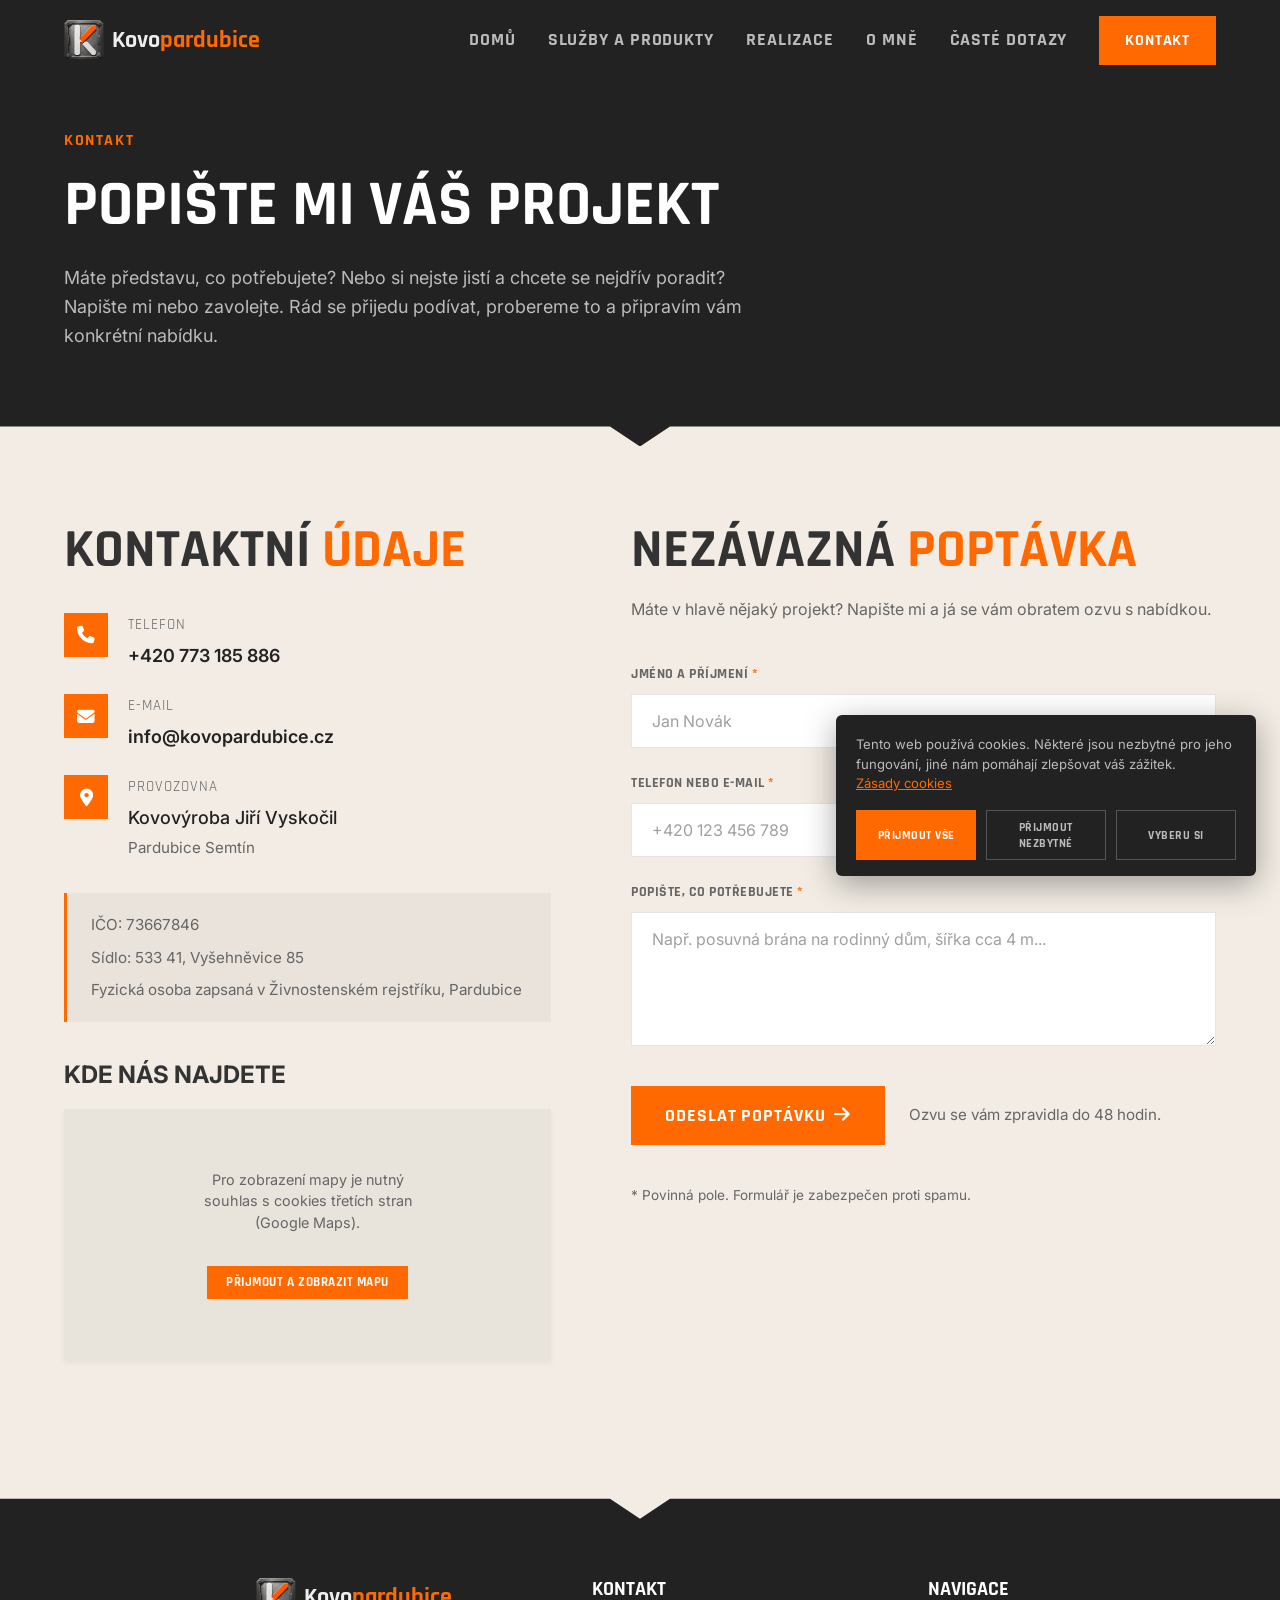
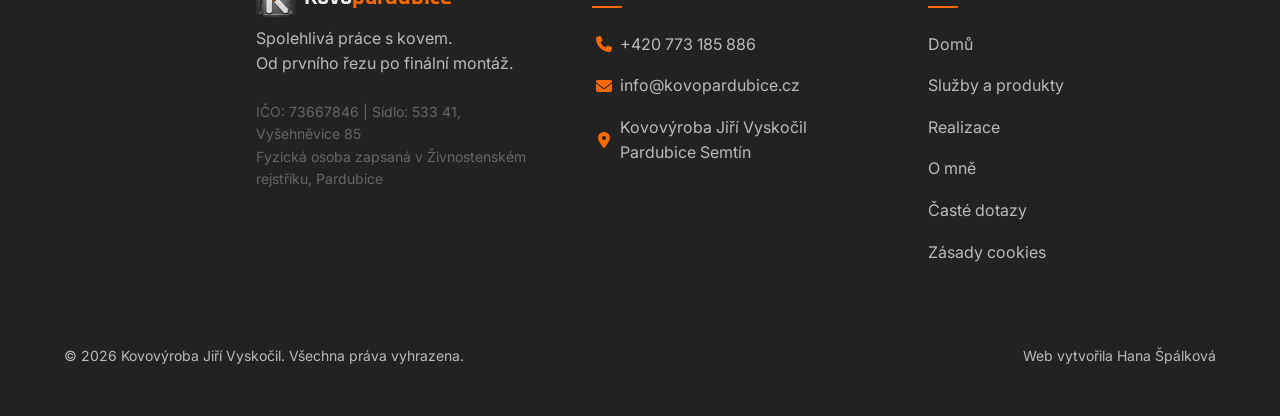
<file: kontakt.html>
﻿<!DOCTYPE html>
<html lang="cs">

<head>
    <meta charset="UTF-8">
    <meta name="viewport" content="width=device-width, initial-scale=1.0">
    <!-- Google tag (gtag.js) -->
    <script async src="https://www.googletagmanager.com/gtag/js?id=G-RHCRZY1CW0"></script>
    <script>
        window.dataLayer = window.dataLayer || [];
        function gtag() { dataLayer.push(arguments); }
        gtag('consent', 'default', { analytics_storage: 'denied', ad_storage: 'denied' });
        gtag('js', new Date());
        gtag('config', 'G-RHCRZY1CW0');
    </script>
    <title>Kontakt | Kovovýroba Pardubice</title>
    <meta name="description"
        content="Napište nebo zavolejte. Kovovýroba, ocelové konstrukce a zámečnictví v Pardubicích a Pardubickém kraji – Jiří Vyskočil, Semtín.">
    <link rel="canonical" href="https://kovopardubice.cz/kontakt">
    <meta property="og:type" content="website">
    <meta property="og:url" content="https://kovopardubice.cz/kontakt">
    <meta property="og:title" content="Kontakt | Kovovýroba Pardubice">
    <meta property="og:description"
        content="Napište nebo zavolejte. Kovovýroba, ocelové konstrukce a zámečnictví v Pardubicích a Pardubickém kraji – Jiří Vyskočil, Semtín.">
    <meta property="og:image" content="https://kovopardubice.cz/Images/og-foto-hero.jpg">
    <meta property="og:image:width" content="1900">
    <meta property="og:image:height" content="1266">
    <meta property="og:image:type" content="image/jpeg">
    <meta property="og:site_name" content="Kovovýroba Jiří Vyskočil">
    <meta name="twitter:card" content="summary_large_image">
    <meta name="twitter:title" content="Kontakt | Kovovýroba Jiří Vyskočil">
    <meta name="twitter:description"
        content="Napište nám nebo zavolejte. Poskytujeme služby v oblasti kovovýroby, ocelových konstrukcí a zámečnictví.">
    <meta name="twitter:image" content="https://kovopardubice.cz/Images/foto-hero.jpg">

    <!-- Fonts -->
    <link rel="preconnect" href="https://fonts.googleapis.com">
    <link rel="preconnect" href="https://fonts.gstatic.com" crossorigin>
    <link rel="preload"
        href="https://fonts.googleapis.com/css2?family=Inter:wght@400;500;600;700&family=Rajdhani:wght@500;600;700&display=swap"
        as="style" onload="this.onload=null;this.rel='stylesheet'">
    <noscript>
        <link rel="stylesheet"
            href="https://fonts.googleapis.com/css2?family=Inter:wght@400;500;600;700&family=Rajdhani:wght@500;600;700&display=swap">
    </noscript>

    <!-- Icons -->
    <link rel="preload" href="https://cdnjs.cloudflare.com/ajax/libs/font-awesome/6.4.0/css/all.min.css" as="style"
        onload="this.onload=null;this.rel='stylesheet'">
    <noscript>
        <link rel="stylesheet" href="https://cdnjs.cloudflare.com/ajax/libs/font-awesome/6.4.0/css/all.min.css">
    </noscript>

    <!-- CSS -->
    <link rel="stylesheet" href="css/style.css?v=4">

    <!-- Favicon -->
    <link rel="icon" href="favicon.svg?v=3" type="image/svg+xml">

    <script type="application/ld+json">
    {
      "@context": "https://schema.org",
      "@type": "LocalBusiness",
      "name": "Jiří Vyskočil – Kovovýroba",
      "url": "https://kovopardubice.cz",
      "telephone": "+420773185886",
      "email": "info@kovopardubice.cz",
      "address": {
        "@type": "PostalAddress",
        "streetAddress": "Semtín",
        "addressLocality": "Pardubice",
        "addressCountry": "CZ"
      },
      "contactPoint": {
        "@type": "ContactPoint",
        "telephone": "+420773185886",
        "email": "info@kovopardubice.cz",
        "contactType": "customer service",
        "availableLanguage": "Czech"
      }
    }
    </script>
</head>

<body>
    <!-- Header -->
    <header class="header">
        <div class="container header-inner">
            <a href="/" class="logo-link">
                <img src="logo_K.png" alt="Kovopardubice logo" class="logo-img"><span class="logo-text">Kovo<span
                        class="logo-highlight">pardubice</span></span>
            </a>

            <button class="hamburger" aria-label="Menu" aria-expanded="false" aria-controls="main-nav">
                <span class="hamburger-line"></span>
                <span class="hamburger-line"></span>
                <span class="hamburger-line"></span>
            </button>

            <div class="nav-wrapper">
            <nav class="main-nav" id="main-nav">
                <ul class="nav-list">
                    <li><a href="/">DOMŮ</a></li>
                    <li><a href="/sluzby">SLUŽBY A PRODUKTY</a></li>
                    <li><a href="/realizace">REALIZACE</a></li>
                    <li><a href="/o-mne">O MNĚ</a></li>
                    <li><a href="/caste-dotazy">ČASTÉ DOTAZY</a></li>
                </ul>
                <a href="/kontakt" class="btn btn-primary mobile-nav-btn">KONTAKT</a>
            </nav>

            <a href="/kontakt" class="btn btn-primary header-btn">KONTAKT</a>
            </div>
        </div>
    </header>

    <!-- Page Header (Sub-Hero) -->
    <header class="page-header bg-dark section-slant-bottom" style="z-index: 4;">
        <div class="container reveal-up">
            <span class="section-subtitle">KONTAKT</span>
            <h1 class="page-title">POPIŠTE MI VÁŠ PROJEKT</h1>
            <p class="page-desc" style="max-width: 700px; text-transform: none;">Máte představu, co potřebujete? Nebo si
                nejste jistí a chcete se nejdřív poradit? Napište mi nebo zavolejte. Rád se přijedu podívat, probereme
                to a připravím vám konkrétní nabídku.</p>
        </div>
    </header>

    <!-- Contact Section -->
    <section class="contact-section bg-light section-slant-bottom" style="z-index: 3; padding-bottom: 10rem;">
        <div class="container">
            <div class="contact-grid">
                <!-- Left column: Info -->
                <div class="contact-info reveal-up">
                    <h2 class="section-title">Kontaktní <span class="text-orange">údaje</span></h2>

                    <ul class="contact-methods">
                        <li>
                            <div class="icon-box"><i class="fa-solid fa-phone"></i></div>
                            <div>
                                <span class="label">TELEFON</span>
                                <a href="tel:+420773185886" class="value">+420 773 185 886</a>
                            </div>
                        </li>
                        <li>
                            <div class="icon-box"><i class="fa-solid fa-envelope"></i></div>
                            <div>
                                <span class="label">E-MAIL</span>
                                <a href="mailto:info@kovopardubice.cz" class="value">info@kovopardubice.cz</a>
                            </div>
                        </li>
                        <li>
                            <div class="icon-box"><i class="fa-solid fa-location-dot"></i></div>
                            <div>
                                <span class="label">PROVOZOVNA</span>
                                <span class="value" style="font-weight: 500;">Kovovýroba Jiří Vyskočil<br><span
                                        style="font-weight: 400; font-size: 0.95rem; color: var(--color-text-muted);">Pardubice Semtín</span></span>
                            </div>
                        </li>
                    </ul>

                    <div class="contact-company-info">
                        <p>IČO: 73667846</p>
                        <p>Sídlo: 533 41, Vyšehněvice 85</p>
                        <p>Fyzická osoba zapsaná v Živnostenském rejstříku, Pardubice</p>
                    </div>

                    <h3 class="map-title">Kde nás najdete</h3>
                    <div class="map-container">
                        <div id="map-placeholder" class="map-placeholder">
                            <p class="map-placeholder__text">Pro zobrazení mapy je nutný souhlas s cookies třetích stran
                                (Google Maps).</p>
                            <button id="map-consent-btn" class="map-placeholder__btn">Přijmout a zobrazit mapu</button>
                        </div>
                        <iframe id="google-map"
                            data-src="https://maps.google.com/maps?q=50.058780,15.729581&hl=cs&z=15&output=embed"
                            width="100%" height="100%" style="border:0;display:none;" allowfullscreen="" loading="lazy"
                            referrerpolicy="no-referrer-when-downgrade"></iframe>
                    </div>
                </div>

                <!-- Right column: Form -->
                <div class="contact-form-wrapper reveal-up" style="transition-delay: 0.2s;">
                    <h2 class="section-title">Nezávazná <span class="text-orange">poptávka</span></h2>
                    <p class="form-desc">Máte v hlavě nějaký projekt? Napište mi a já se vám obratem ozvu s nabídkou.
                    </p>

                    <form id="contact-form" class="contact-form" action="https://formspree.io/f/mkoaqkwb" method="POST">
                        <input type="hidden" name="_subject" value="Nová poptávka z webu Kovopardubice">
                        <div class="form-group">
                            <label for="name">JMÉNO A PŘÍJMENÍ <span class="text-orange">*</span></label>
                            <input type="text" id="name" name="name" placeholder="Jan Novák" required>
                        </div>

                        <div class="form-group">
                            <label for="contact">TELEFON NEBO E-MAIL <span class="text-orange">*</span></label>
                            <input type="text" id="contact" name="contact" placeholder="+420 123 456 789" required>
                        </div>

                        <div class="form-group">
                            <label for="message">POPIŠTE, CO POTŘEBUJETE <span class="text-orange">*</span></label>
                            <textarea id="message" name="message" rows="5"
                                placeholder="Např. posuvná brána na rodinný dům, šířka cca 4 m..." required></textarea>
                        </div>

                        <div class="form-submit">
                            <button type="submit" class="btn btn-primary">ODESLAT POPTÁVKU <i
                                    class="fa-solid fa-arrow-right" style="margin-left: 8px;"></i></button>
                            <span class="submit-note">Ozvu se vám zpravidla do 48 hodin.</span>
                        </div>

                        <p class="form-spam-note">* Povinná pole. Formulář je zabezpečen proti spamu.</p>
                    </form>

                    <div id="form-success" style="display:none; text-align:center; padding: 2rem 0;">
                        <i class="fa-solid fa-circle-check" style="font-size: 3rem; color: var(--color-orange);"></i>
                        <h3 style="margin-top: 1rem;">Odesláno, děkuji!</h3>
                        <p style="margin-top: 0.5rem; color: var(--text-light);">Ozvu se vám zpravidla do 48 hodin.</p>
                    </div>
                </div>
            </div>
        </div>
    </section>

    <!-- Footer -->
    <footer class="footer bg-dark">
        <div class="container">
            <div class="footer-grid">
                <div class="footer-brand reveal-up">
                    <a href="/" class="logo-link">
                        <img src="logo_K.png" alt="Kovopardubice logo" class="logo-img"><span
                            class="logo-text">Kovo<span class="logo-highlight">pardubice</span></span>
                    </a>
                    <p class="mt-s text-light">Spolehlivá práce s kovem.<br>Od prvního řezu po finální montáž.</p>
                    <p class="mt-m text-smaller" style="color: var(--color-text-muted); line-height: 1.6;">IČO: 73667846 | Sídlo: 533&nbsp;41, Vyšehněvice&nbsp;85<br>Fyzická osoba zapsaná v Živnostenském rejstříku, Pardubice</p>
                </div>

                <div class="footer-contact reveal-up" style="transition-delay: 0.1s;">
                    <h3 class="footer-title">KONTAKT</h3>
                    <ul class="footer-list">
                        <li><i class="fa-solid fa-phone text-orange"></i>&nbsp; <a
                                href="tel:+420773185886">+420&nbsp;773&nbsp;185&nbsp;886</a></li>
                        <li><i class="fa-solid fa-envelope text-orange"></i>&nbsp; <a
                                href="mailto:info@kovopardubice.cz">info@kovopardubice.cz</a></li>
                        <li><a href="https://maps.google.com/?q=50.058780,15.729581" target="_blank" rel="noopener noreferrer" style="display: flex; align-items: center;"><i class="fa-solid fa-location-dot text-orange"></i>&nbsp; <span>Kovovýroba Jiří
                                Vyskočil<br>Pardubice Semtín</span></a></li>
                        
                    </ul>
                </div>

                <div class="footer-nav reveal-up" style="transition-delay: 0.2s;">
                    <h3 class="footer-title">NAVIGACE</h3>
                    <ul class="footer-list">
                        <li><a href="/">Domů</a></li>
                        <li><a href="/sluzby">Služby a produkty</a></li>
                        <li><a href="/realizace">Realizace</a></li>
                        <li><a href="/o-mne">O mně</a></li>
                        <li><a href="/caste-dotazy">Časté dotazy</a></li>
                        <li><a href="/zasady-cookies">Zásady cookies</a></li>
                    </ul>
                </div>
            </div>

            <div class="footer-bottom reveal-up" style="transition-delay: 0.3s;">
                <p>&copy; 2026 Kovovýroba Jiří Vyskočil. Všechna práva vyhrazena.</p>
                <p>Web vytvořila <a href="https://www.linkedin.com/in/hanaspalkova" target="_blank"
                        rel="noopener noreferrer">Hana Špálková</a></p>
            </div>
        </div>
    </footer>

    <!-- Cookie Banner -->
    <div id="cookie-banner" class="cookie-banner" role="dialog" aria-label="Souhlas s cookies">
        <p class="cookie-banner__text">
            Tento web používá cookies. Některé jsou nezbytné pro jeho fungování, jiné nám pomáhají zlepšovat váš zážitek.
            <a href="/zasady-cookies" class="cookie-banner__link">Zásady cookies</a>
        </p>
        <div class="cookie-banner__actions">
            <button id="cookie-accept-all" class="cookie-banner__btn cookie-banner__btn--primary">Přijmout vše</button>
            <button id="cookie-accept-necessary" class="cookie-banner__btn cookie-banner__btn--secondary">Přijmout nezbytné</button>
            <button id="cookie-open-preferences" class="cookie-banner__btn cookie-banner__btn--secondary">Vyberu si</button>
        </div>
    </div>

    <!-- Scripts -->
    <script src="js/main.js"></script>
    <script src="js/cookie-consent.js?v=3"></script>
    <script>
        const form = document.getElementById('contact-form');
        form.addEventListener('submit', async function (e) {
            e.preventDefault();
            const data = new FormData(form);
            const response = await fetch(form.action, {
                method: 'POST',
                body: data,
                headers: { 'Accept': 'application/json' }
            });
            if (response.ok) {
                form.style.display = 'none';
                document.getElementById('form-success').style.display = 'block';
            }
        });
    </script>
    <div id="cookie-modal" class="cookie-modal" role="dialog" aria-modal="true" aria-label="Nastavení cookies">
        <div id="cookie-modal-overlay" class="cookie-modal__overlay"></div>
        <div class="cookie-modal__box">
            <button id="cookie-modal-close" class="cookie-modal__close" aria-label="Zavřít">&times;</button>
            <h2 class="cookie-modal__title">Nastavení cookies</h2>
            <div class="cookie-modal__item">
                <div class="cookie-modal__info">
                    <strong>Nezbytné cookies</strong>
                    <p>Zajišťují základní funkce webu. Nelze vypnout.</p>
                </div>
                <label class="cookie-toggle cookie-toggle--disabled">
                    <input type="checkbox" checked disabled>
                    <span class="cookie-toggle__slider"></span>
                </label>
            </div>
            <div class="cookie-modal__item">
                <div class="cookie-modal__info">
                    <strong>Funkční cookies</strong>
                    <p>Google Mapy – zobrazení interaktivní mapy na stránce Kontakt.</p>
                </div>
                <label class="cookie-toggle">
                    <input type="checkbox" id="cookie-toggle-functional">
                    <span class="cookie-toggle__slider"></span>
                </label>
            </div>
            <div class="cookie-modal__item">
                <div class="cookie-modal__info">
                    <strong>Analytické cookies</strong>
                    <p>Google Analytics – pomáhají nám sledovat návštěvnost a zlepšovat web.</p>
                </div>
                <label class="cookie-toggle">
                    <input type="checkbox" id="cookie-toggle-analytics">
                    <span class="cookie-toggle__slider"></span>
                </label>
            </div>
            <div class="cookie-modal__actions">
                <button id="cookie-save-preferences" class="cookie-banner__btn cookie-banner__btn--primary">Uložit nastavení</button>
            </div>
        </div>
    </div>
</body>

</html>
</file>
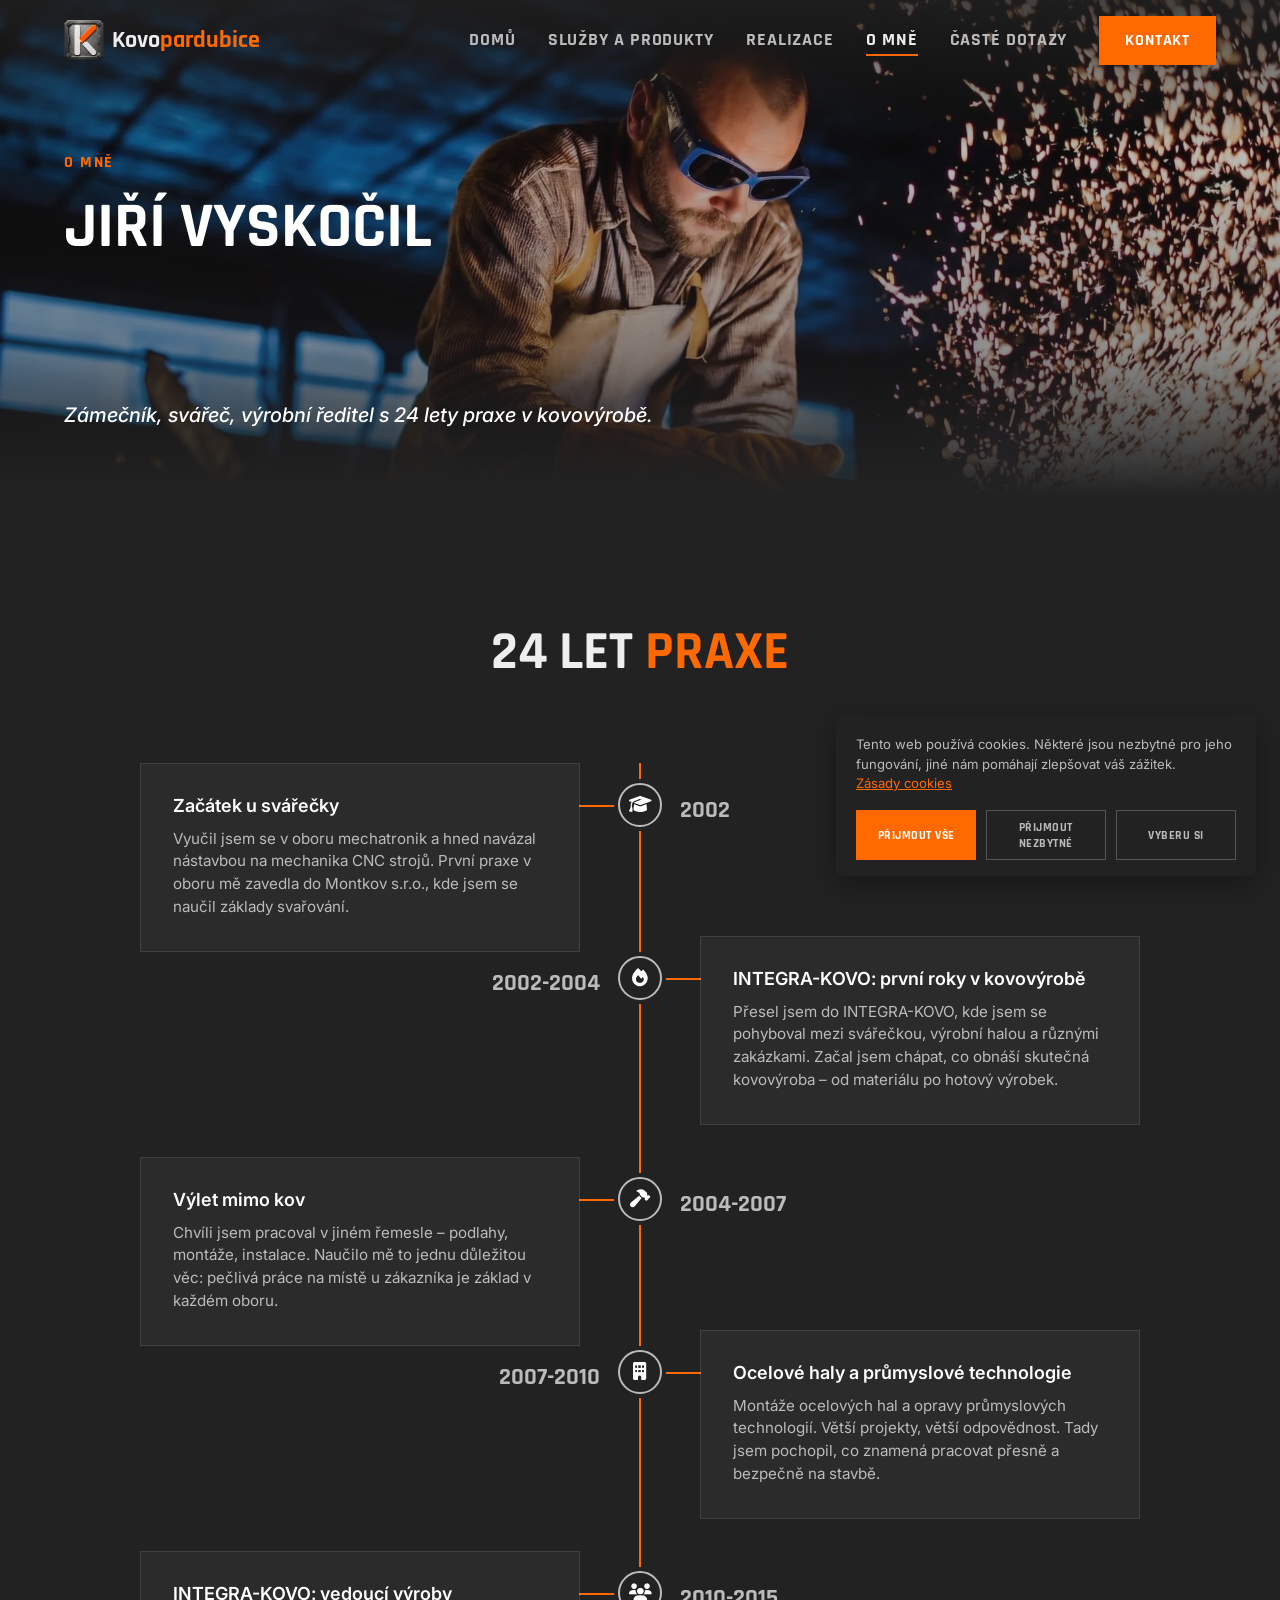
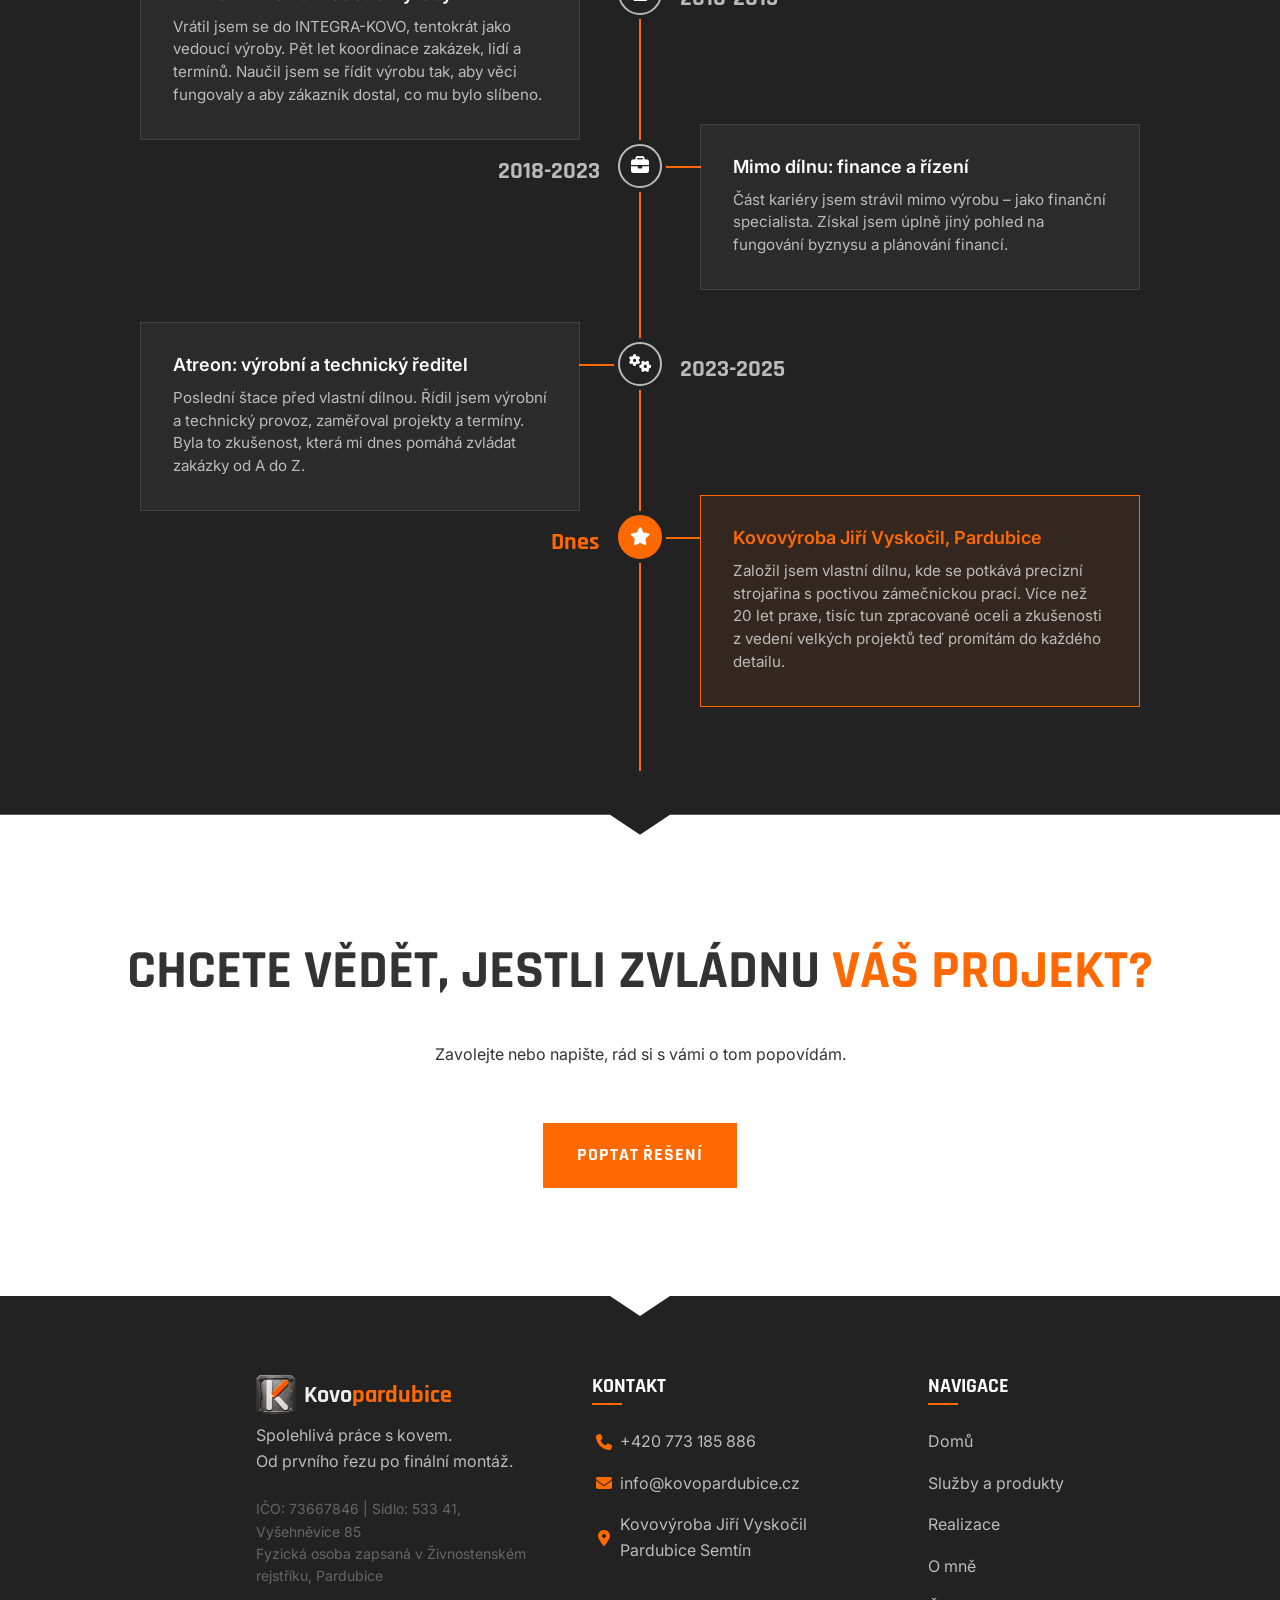
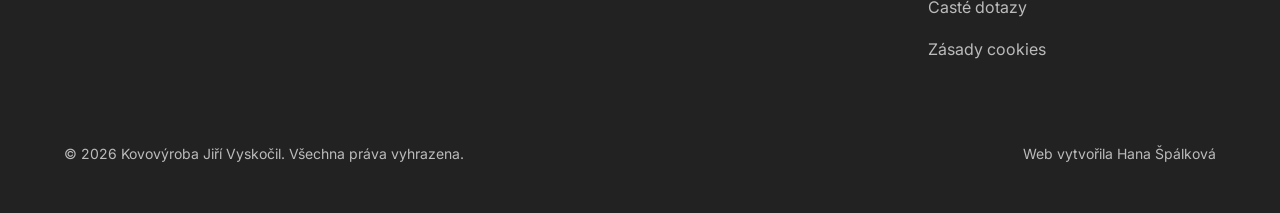
<file: o-mne.html>
﻿<!DOCTYPE html>
<html lang="cs">

<head>
    <meta charset="UTF-8">
    <meta name="viewport" content="width=device-width, initial-scale=1.0">
    <!-- Google tag (gtag.js) -->
    <script async src="https://www.googletagmanager.com/gtag/js?id=G-RHCRZY1CW0"></script>
    <script>
        window.dataLayer = window.dataLayer || [];
        function gtag() { dataLayer.push(arguments); }
        gtag('consent', 'default', { analytics_storage: 'denied', ad_storage: 'denied' });
        gtag('js', new Date());
        gtag('config', 'G-RHCRZY1CW0');
    </script>
    <title>O mně | Kovovýroba Pardubice – Jiří Vyskočil</title>
    <meta name="description"
        content="Přečtěte si o mých zkušenostech a cestě k vlastní dílně v Semtíně u Pardubic. 24 let praxe v kovovýrobě od řezání až po montáže a řízení výroby.">
    <link rel="canonical" href="https://kovopardubice.cz/o-mne">
    <meta property="og:type" content="website">
    <meta property="og:url" content="https://kovopardubice.cz/o-mne">
    <meta property="og:title" content="O mně | Kovovýroba Pardubice – Jiří Vyskočil">
    <meta property="og:description"
        content="Přečtěte si o mých zkušenostech a cestě k vlastní dílně v Semtíně u Pardubic. 24 let praxe v kovovýrobě od řezání až po montáže a řízení výroby.">
    <meta property="og:image" content="https://kovopardubice.cz/Images/og-foto-hero.jpg">
    <meta property="og:image:width" content="1900">
    <meta property="og:image:height" content="1266">
    <meta property="og:image:type" content="image/jpeg">
    <meta property="og:site_name" content="Kovovýroba Jiří Vyskočil">
    <meta name="twitter:card" content="summary_large_image">
    <meta name="twitter:title" content="O mně | Kovovýroba Jiří Vyskočil">
    <meta name="twitter:description"
        content="Přečtěte si o mých zkušenostech a cestě k vlastní dílně. 24 let praxe v kovovýrobě od řezání až po montáže a řízení výroby.">
    <meta name="twitter:image" content="https://kovopardubice.cz/Images/foto-hero.jpg">

    <!-- Fonts -->
    <link rel="preconnect" href="https://fonts.googleapis.com">
    <link rel="preconnect" href="https://fonts.gstatic.com" crossorigin>
    <link rel="preload"
        href="https://fonts.googleapis.com/css2?family=Inter:wght@400;500;600;700&family=Rajdhani:wght@500;600;700&display=swap"
        as="style" onload="this.onload=null;this.rel='stylesheet'">
    <noscript>
        <link rel="stylesheet"
            href="https://fonts.googleapis.com/css2?family=Inter:wght@400;500;600;700&family=Rajdhani:wght@500;600;700&display=swap">
    </noscript>

    <!-- Icons -->
    <link rel="preload" href="https://cdnjs.cloudflare.com/ajax/libs/font-awesome/6.4.0/css/all.min.css" as="style"
        onload="this.onload=null;this.rel='stylesheet'">
    <noscript>
        <link rel="stylesheet" href="https://cdnjs.cloudflare.com/ajax/libs/font-awesome/6.4.0/css/all.min.css">
    </noscript>

    <!-- CSS -->
    <link rel="stylesheet" href="css/style.css?v=4">

    <!-- Preload LCP image -->
    <link rel="preload" as="image" href="Images/foto-hero.webp" type="image/webp">

    <!-- Favicon -->
    <link rel="icon" href="favicon.svg?v=3" type="image/svg+xml">

    <script type="application/ld+json">
    {
      "@context": "https://schema.org",
      "@type": "Person",
      "name": "Jiří Vyskočil",
      "jobTitle": "Zámečník a svářeč",
      "description": "Zámečník, svářeč a výrobní ředitel s 24 lety praxe v kovovýrobě – od svařování a montáží až po řízení výroby.",
      "url": "https://kovopardubice.cz/o-mne",
      "worksFor": {
        "@type": "LocalBusiness",
        "name": "Jiří Vyskočil – Kovovýroba",
        "url": "https://kovopardubice.cz"
      },
      "address": {
        "@type": "PostalAddress",
        "addressLocality": "Pardubice",
        "addressCountry": "CZ"
      },
      "knowsAbout": ["kovovýroba", "svařování", "zámečnictví", "ocelové konstrukce", "brány", "ploty"]
    }
    </script>
</head>

<body>
    <!-- Header -->
    <header class="header">
        <div class="container header-inner">
            <a href="/" class="logo-link">
                <img src="logo_K.png" alt="Kovopardubice logo" class="logo-img"><span class="logo-text">Kovo<span
                        class="logo-highlight">pardubice</span></span>
            </a>

            <button class="hamburger" aria-label="Menu" aria-expanded="false" aria-controls="main-nav">
                <span class="hamburger-line"></span>
                <span class="hamburger-line"></span>
                <span class="hamburger-line"></span>
            </button>

            <div class="nav-wrapper">
            <nav class="main-nav" id="main-nav">
                <ul class="nav-list">
                    <li><a href="/">DOMŮ</a></li>
                    <li><a href="/sluzby">SLUŽBY A PRODUKTY</a></li>
                    <li><a href="/realizace">REALIZACE</a></li>
                    <li><a href="/o-mne" class="active">O MNĚ</a></li>
                    <li><a href="/caste-dotazy">ČASTÉ DOTAZY</a></li>
                </ul>
                <a href="/kontakt" class="btn btn-primary mobile-nav-btn">KONTAKT</a>
            </nav>

            <a href="/kontakt" class="btn btn-primary header-btn">KONTAKT</a>
            </div>
        </div>
    </header>

    <!-- About Hero -->
    <div class="about-hero bg-dark">
        <img src="Images/foto-hero.webp" alt="Jiří Vyskočil při práci" loading="eager" fetchpriority="high" width="1900"
            height="1266">
        <div class="about-hero-overlay"></div>
        <div class="container about-hero-content reveal-up">
            <div class="about-hero-titles">
                <span class="section-subtitle">O MNĚ</span>
                <h1 class="page-title">JIŘÍ VYSKOČIL</h1>
            </div>
            <div class="about-hero-text">
                <p>Zámečník, svářeč, výrobní ředitel s 24 lety praxe v kovovýrobě.</p>
            </div>
        </div>
    </div>

    <!-- Timeline Section -->
    <section class="timeline-section bg-dark section-slant-bottom" style="z-index: 3;">
        <div class="container">
            <div class="section-header text-center reveal-up">
                <h2 class="section-title text-white">24 LET <span class="text-orange">PRAXE</span></h2>
            </div>

            <div class="timeline">
                <!-- Item 1 -->
                <div class="timeline-item left reveal-up">
                    <div class="timeline-icon"><i class="fa-solid fa-graduation-cap"></i></div>
                    <div class="timeline-year">2002</div>
                    <div class="timeline-content">
                        <h3>Začátek u svářečky</h3>
                        <p>Vyučil jsem se v oboru mechatronik a hned navázal nástavbou na mechanika CNC strojů. První
                            praxe v oboru mě zavedla do Montkov s.r.o., kde jsem se naučil základy svařování.</p>
                    </div>
                </div>

                <!-- Item 2 -->
                <div class="timeline-item right reveal-up">
                    <div class="timeline-icon"><i class="fa-solid fa-fire"></i></div>
                    <div class="timeline-year">2002-2004</div>
                    <div class="timeline-content">
                        <h3>INTEGRA-KOVO: první roky v kovovýrobě</h3>
                        <p>Přesel jsem do INTEGRA-KOVO, kde jsem se pohyboval mezi svářečkou, výrobní halou a různými
                            zakázkami. Začal jsem chápat, co obnáší skutečná kovovýroba – od materiálu po hotový
                            výrobek.</p>
                    </div>
                </div>

                <!-- Item 3 -->
                <div class="timeline-item left reveal-up">
                    <div class="timeline-icon"><i class="fa-solid fa-hammer"></i></div>
                    <div class="timeline-year">2004-2007</div>
                    <div class="timeline-content">
                        <h3>Výlet mimo kov</h3>
                        <p>Chvíli jsem pracoval v jiném řemesle – podlahy, montáže, instalace. Naučilo mě to jednu
                            důležitou věc: pečlivá práce na místě u zákazníka je základ v každém oboru.</p>
                    </div>
                </div>

                <!-- Item 4 -->
                <div class="timeline-item right reveal-up">
                    <div class="timeline-icon"><i class="fa-solid fa-building"></i></div>
                    <div class="timeline-year">2007-2010</div>
                    <div class="timeline-content">
                        <h3>Ocelové haly a průmyslové technologie</h3>
                        <p>Montáže ocelových hal a opravy průmyslových technologií. Větší projekty, větší odpovědnost.
                            Tady jsem pochopil, co znamená pracovat přesně a bezpečně na stavbě.</p>
                    </div>
                </div>

                <!-- Item 5 -->
                <div class="timeline-item left reveal-up">
                    <div class="timeline-icon"><i class="fa-solid fa-users"></i></div>
                    <div class="timeline-year">2010-2015</div>
                    <div class="timeline-content">
                        <h3>INTEGRA-KOVO: vedoucí výroby</h3>
                        <p>Vrátil jsem se do INTEGRA-KOVO, tentokrát jako vedoucí výroby. Pět let koordinace zakázek,
                            lidí a termínů. Naučil jsem se řídit výrobu tak, aby věci fungovaly a aby zákazník dostal,
                            co mu bylo slíbeno.</p>
                    </div>
                </div>

                <!-- Item 6 -->
                <div class="timeline-item right reveal-up">
                    <div class="timeline-icon"><i class="fa-solid fa-briefcase"></i></div>
                    <div class="timeline-year">2018-2023</div>
                    <div class="timeline-content">
                        <h3>Mimo dílnu: finance a řízení</h3>
                        <p>Část kariéry jsem strávil mimo výrobu – jako finanční specialista. Získal jsem úplně jiný
                            pohled na fungování byznysu a plánování financí.</p>
                    </div>
                </div>

                <!-- Item 7 -->
                <div class="timeline-item left reveal-up">
                    <div class="timeline-icon"><i class="fa-solid fa-gears"></i></div>
                    <div class="timeline-year">2023-2025</div>
                    <div class="timeline-content">
                        <h3>Atreon: výrobní a technický ředitel</h3>
                        <p>Poslední štace před vlastní dílnou. Řídil jsem výrobní a technický provoz, zaměřoval projekty
                            a termíny. Byla to zkušenost, která mi dnes pomáhá zvládat zakázky od A do Z.</p>
                    </div>
                </div>

                <!-- Item 8 -->
                <div class="timeline-item right reveal-up">
                    <div class="timeline-icon filled"><i class="fa-solid fa-star"></i></div>
                    <div class="timeline-year orange">Dnes</div>
                    <div class="timeline-content highlight">
                        <h3>Kovovýroba Jiří Vyskočil, Pardubice</h3>
                        <p>Založil jsem vlastní dílnu, kde se potkává precizní strojařina s poctivou zámečnickou prací.
                            Více než 20 let praxe, tisíc tun zpracované oceli a zkušenosti z vedení velkých projektů teď
                            promítám do každého detailu.</p>
                    </div>
                </div>
            </div>
        </div>
    </section>

    <!-- CTA Section -->
    <section class="cta-section bg-white section-slant-bottom" style="z-index: 2;">
        <div class="container">
            <div class="section-header text-center reveal-up">
                <h2 class="section-title">CHCETE VĚDĚT, JESTLI ZVLÁDNU <span class="text-orange">VÁŠ PROJEKT?</span>
                </h2>
                <p class="section-desc mt-m">Zavolejte nebo napište, rád si s vámi o tom popovídám.</p>
                <a href="/kontakt" class="btn btn-primary mt-l">POPTAT ŘEŠENÍ</a>
            </div>
        </div>
    </section>

    <!-- Footer -->
    <footer class="footer bg-dark">
        <div class="container">
            <div class="footer-grid">
                <div class="footer-brand reveal-up">
                    <a href="/" class="logo-link">
                        <img src="logo_K.png" alt="Kovopardubice logo" class="logo-img"><span
                            class="logo-text">Kovo<span class="logo-highlight">pardubice</span></span>
                    </a>
                    <p class="mt-s text-light">Spolehlivá práce s kovem.<br>Od prvního řezu po finální montáž.</p>
                    <p class="mt-m text-smaller" style="color: var(--color-text-muted); line-height: 1.6;">IČO: 73667846 | Sídlo: 533&nbsp;41, Vyšehněvice&nbsp;85<br>Fyzická osoba zapsaná v Živnostenském rejstříku, Pardubice</p>
                </div>

                <div class="footer-contact reveal-up" style="transition-delay: 0.1s;">
                    <h3 class="footer-title">KONTAKT</h3>
                    <ul class="footer-list">
                        <li><i class="fa-solid fa-phone text-orange"></i>&nbsp; <a
                                href="tel:+420773185886">+420&nbsp;773&nbsp;185&nbsp;886</a></li>
                        <li><i class="fa-solid fa-envelope text-orange"></i>&nbsp; <a
                                href="mailto:info@kovopardubice.cz">info@kovopardubice.cz</a></li>
                        <li><a href="https://maps.google.com/?q=50.058780,15.729581" target="_blank"
                                rel="noopener noreferrer" style="display: flex; align-items: center;"><i
                                    class="fa-solid fa-location-dot text-orange"></i>&nbsp; <span>Kovovýroba Jiří
                                    Vyskočil<br>Pardubice Semtín</span></a></li>
                        
                    </ul>
                </div>

                <div class="footer-nav reveal-up" style="transition-delay: 0.2s;">
                    <h3 class="footer-title">NAVIGACE</h3>
                    <ul class="footer-list">
                        <li><a href="/">Domů</a></li>
                        <li><a href="/sluzby">Služby a produkty</a></li>
                        <li><a href="/realizace">Realizace</a></li>
                        <li><a href="/o-mne">O mně</a></li>
                        <li><a href="/caste-dotazy">Časté dotazy</a></li>
                        <li><a href="/zasady-cookies">Zásady cookies</a></li>
                    </ul>
                </div>
            </div>

            <div class="footer-bottom reveal-up" style="transition-delay: 0.3s;">
                <p>&copy; 2026 Kovovýroba Jiří Vyskočil. Všechna práva vyhrazena.</p>
                <p>Web vytvořila <a href="https://www.linkedin.com/in/hanaspalkova" target="_blank"
                        rel="noopener noreferrer">Hana Špálková</a></p>
            </div>
        </div>
    </footer>

    <!-- Cookie Banner -->
    <div id="cookie-banner" class="cookie-banner" role="dialog" aria-label="Souhlas s cookies">
        <p class="cookie-banner__text">
            Tento web používá cookies. Některé jsou nezbytné pro jeho fungování, jiné nám pomáhají zlepšovat váš zážitek.
            <a href="/zasady-cookies" class="cookie-banner__link">Zásady cookies</a>
        </p>
        <div class="cookie-banner__actions">
            <button id="cookie-accept-all" class="cookie-banner__btn cookie-banner__btn--primary">Přijmout vše</button>
            <button id="cookie-accept-necessary" class="cookie-banner__btn cookie-banner__btn--secondary">Přijmout nezbytné</button>
            <button id="cookie-open-preferences" class="cookie-banner__btn cookie-banner__btn--secondary">Vyberu si</button>
        </div>
    </div>

    <!-- Scripts -->
    <script src="js/main.js"></script>
    <script src="js/cookie-consent.js?v=3"></script>
    <div id="cookie-modal" class="cookie-modal" role="dialog" aria-modal="true" aria-label="Nastavení cookies">
        <div id="cookie-modal-overlay" class="cookie-modal__overlay"></div>
        <div class="cookie-modal__box">
            <button id="cookie-modal-close" class="cookie-modal__close" aria-label="Zavřít">&times;</button>
            <h2 class="cookie-modal__title">Nastavení cookies</h2>
            <div class="cookie-modal__item">
                <div class="cookie-modal__info">
                    <strong>Nezbytné cookies</strong>
                    <p>Zajišťují základní funkce webu. Nelze vypnout.</p>
                </div>
                <label class="cookie-toggle cookie-toggle--disabled">
                    <input type="checkbox" checked disabled>
                    <span class="cookie-toggle__slider"></span>
                </label>
            </div>
            <div class="cookie-modal__item">
                <div class="cookie-modal__info">
                    <strong>Funkční cookies</strong>
                    <p>Google Mapy – zobrazení interaktivní mapy na stránce Kontakt.</p>
                </div>
                <label class="cookie-toggle">
                    <input type="checkbox" id="cookie-toggle-functional">
                    <span class="cookie-toggle__slider"></span>
                </label>
            </div>
            <div class="cookie-modal__item">
                <div class="cookie-modal__info">
                    <strong>Analytické cookies</strong>
                    <p>Google Analytics – pomáhají nám sledovat návštěvnost a zlepšovat web.</p>
                </div>
                <label class="cookie-toggle">
                    <input type="checkbox" id="cookie-toggle-analytics">
                    <span class="cookie-toggle__slider"></span>
                </label>
            </div>
            <div class="cookie-modal__actions">
                <button id="cookie-save-preferences" class="cookie-banner__btn cookie-banner__btn--primary">Uložit nastavení</button>
            </div>
        </div>
    </div>
</body>

</html>
</file>
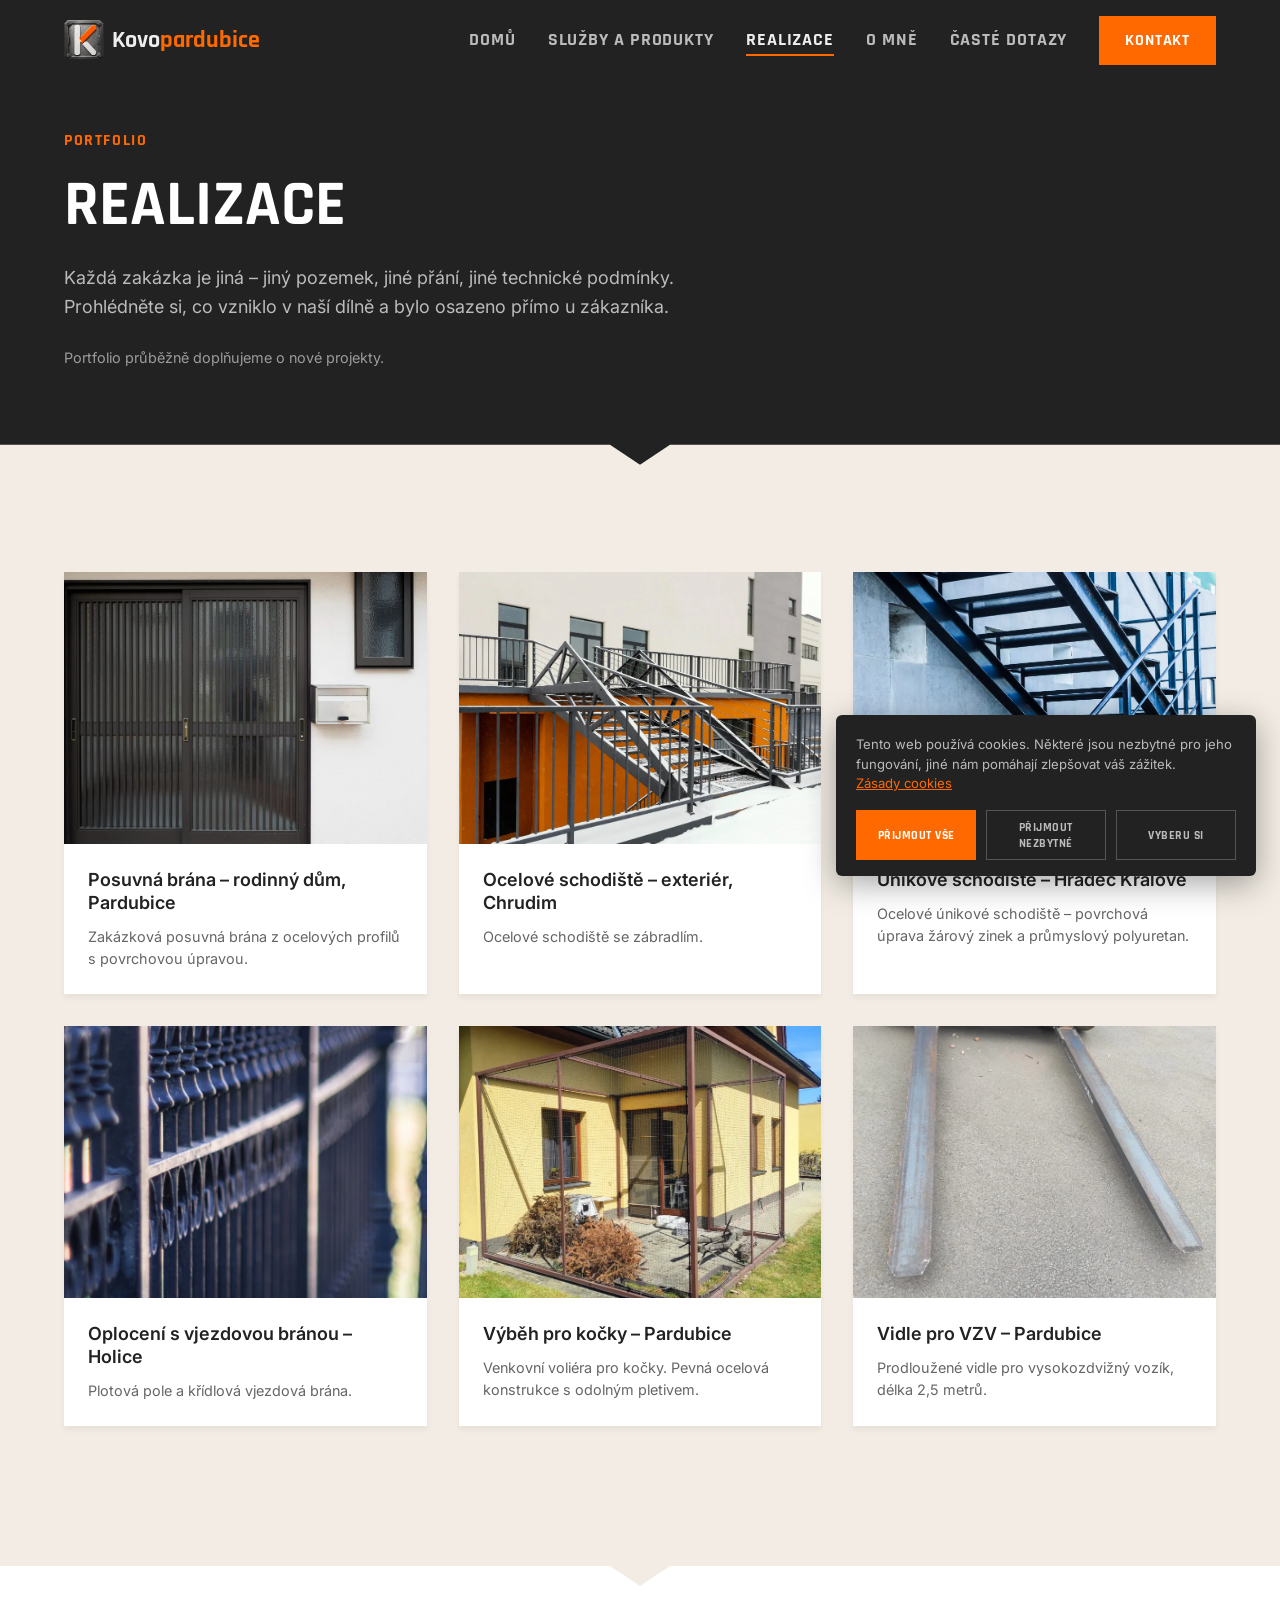
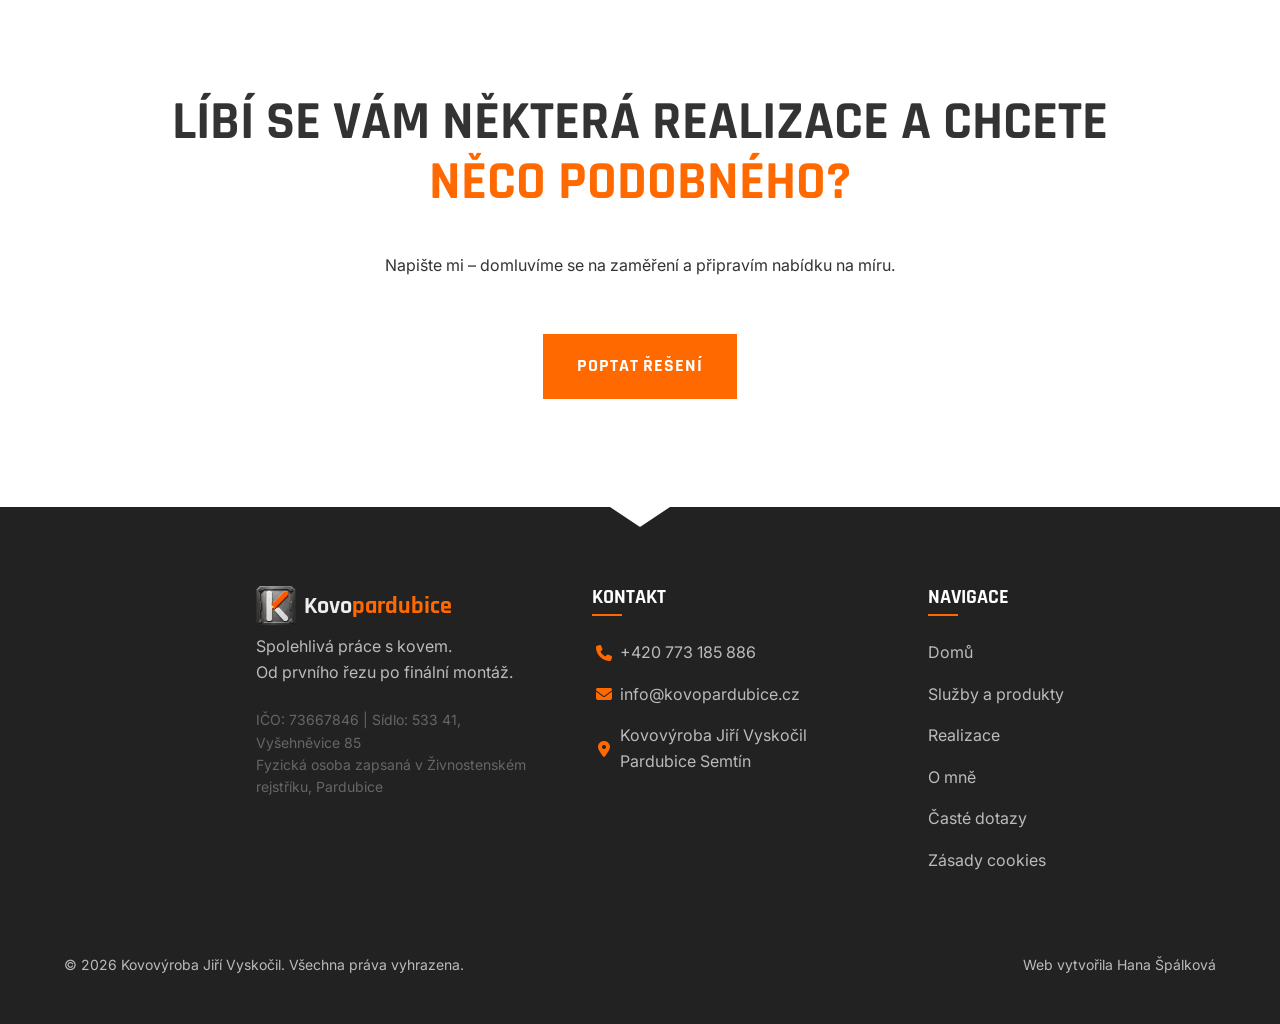
<file: realizace.html>
﻿<!DOCTYPE html>
<html lang="cs">

<head>
    <meta charset="UTF-8">
    <meta name="viewport" content="width=device-width, initial-scale=1.0">
    <!-- Google tag (gtag.js) -->
    <script async src="https://www.googletagmanager.com/gtag/js?id=G-RHCRZY1CW0"></script>
    <script>
        window.dataLayer = window.dataLayer || [];
        function gtag() { dataLayer.push(arguments); }
        gtag('consent', 'default', { analytics_storage: 'denied', ad_storage: 'denied' });
        gtag('js', new Date());
        gtag('config', 'G-RHCRZY1CW0');
    </script>
    <title>Realizace | Kovovýroba Pardubice</title>
    <meta name="description"
        content="Prohlédněte si realizované projekty v Pardubicích a Pardubickém kraji. Každá zakázka je jiná – jiný pozemek, jiné přání, jiné technické podmínky.">
    <link rel="canonical" href="https://kovopardubice.cz/realizace">
    <meta property="og:type" content="website">
    <meta property="og:url" content="https://kovopardubice.cz/realizace">
    <meta property="og:title" content="Realizace | Kovovýroba Pardubice">
    <meta property="og:description"
        content="Prohlédněte si realizované projekty v Pardubicích a Pardubickém kraji. Každá zakázka je jiná – jiný pozemek, jiné přání, jiné technické podmínky.">
    <meta property="og:image" content="https://kovopardubice.cz/Images/og-foto-hero.jpg">
    <meta property="og:image:width" content="1900">
    <meta property="og:image:height" content="1266">
    <meta property="og:image:type" content="image/jpeg">
    <meta property="og:site_name" content="Kovovýroba Jiří Vyskočil">
    <meta name="twitter:card" content="summary_large_image">
    <meta name="twitter:title" content="Realizace | Kovovýroba Jiří Vyskočil">
    <meta name="twitter:description"
        content="Prohlédněte si naše realizované projekty. Každá zakázka je jiná – jiný pozemek, jiné přání, jiné technické podmínky.">
    <meta name="twitter:image" content="https://kovopardubice.cz/Images/foto-hero.jpg">

    <!-- Fonts -->
    <link rel="preconnect" href="https://fonts.googleapis.com">
    <link rel="preconnect" href="https://fonts.gstatic.com" crossorigin>
    <link rel="preload"
        href="https://fonts.googleapis.com/css2?family=Inter:wght@400;500;600;700&family=Rajdhani:wght@500;600;700&display=swap"
        as="style" onload="this.onload=null;this.rel='stylesheet'">
    <noscript>
        <link rel="stylesheet"
            href="https://fonts.googleapis.com/css2?family=Inter:wght@400;500;600;700&family=Rajdhani:wght@500;600;700&display=swap">
    </noscript>

    <!-- Icons -->
    <link rel="preload" href="https://cdnjs.cloudflare.com/ajax/libs/font-awesome/6.4.0/css/all.min.css" as="style"
        onload="this.onload=null;this.rel='stylesheet'">
    <noscript>
        <link rel="stylesheet" href="https://cdnjs.cloudflare.com/ajax/libs/font-awesome/6.4.0/css/all.min.css">
    </noscript>

    <!-- CSS -->
    <link rel="stylesheet" href="css/style.css?v=4">

    <!-- Favicon -->
    <link rel="icon" href="favicon.svg?v=3" type="image/svg+xml">

    <script type="application/ld+json">
    {
      "@context": "https://schema.org",
      "@type": "CollectionPage",
      "name": "Realizace – Kovovýroba Jiří Vyskočil",
      "description": "Realizované projekty kovovýroby na míru – brány, ploty, schodiště, ocelové konstrukce a další zakázky.",
      "url": "https://kovopardubice.cz/realizace",
      "author": {
        "@type": "LocalBusiness",
        "name": "Jiří Vyskočil – Kovovýroba",
        "url": "https://kovopardubice.cz"
      }
    }
    </script>
</head>

<body>
    <!-- Header -->
    <header class="header">
        <div class="container header-inner">
            <a href="/" class="logo-link">
                <img src="logo_K.png" alt="Kovopardubice logo" class="logo-img"><span class="logo-text">Kovo<span
                        class="logo-highlight">pardubice</span></span>
            </a>

            <button class="hamburger" aria-label="Menu" aria-expanded="false" aria-controls="main-nav">
                <span class="hamburger-line"></span>
                <span class="hamburger-line"></span>
                <span class="hamburger-line"></span>
            </button>

            <div class="nav-wrapper">
            <nav class="main-nav" id="main-nav">
                <ul class="nav-list">
                    <li><a href="/">DOMŮ</a></li>
                    <li><a href="/sluzby">SLUŽBY A PRODUKTY</a></li>
                    <li><a href="/realizace" class="active">REALIZACE</a></li>
                    <li><a href="/o-mne">O MNĚ</a></li>
                    <li><a href="/caste-dotazy">ČASTÉ DOTAZY</a></li>
                </ul>
                <a href="/kontakt" class="btn btn-primary mobile-nav-btn">KONTAKT</a>
            </nav>

            <a href="/kontakt" class="btn btn-primary header-btn">KONTAKT</a>
            </div>
        </div>
    </header>

    <!-- Page Header (Sub-Hero) -->
    <header class="page-header bg-dark section-slant-bottom" style="z-index: 4;">
        <div class="container reveal-up">
            <span class="section-subtitle">PORTFOLIO</span>
            <h1 class="page-title">REALIZACE</h1>
            <p class="page-desc">Každá zakázka je jiná – jiný pozemek, jiné přání, jiné technické podmínky.<br>
                Prohlédněte si, co vzniklo v naší dílně a bylo osazeno přímo u zákazníka.</p>
            <p class="page-desc" style="font-size: 0.9em; opacity: 0.8; margin-top: 1.5rem;">Portfolio průběžně
                doplňujeme o nové projekty.</p>
        </div>
    </header>

    <!-- Portfolio Grid Section -->
    <section class="portfolio-section bg-light section-slant-bottom" style="z-index: 3; padding-bottom: 10rem;">
        <div class="container">
            <div class="portfolio-grid">
                <!-- Project 1 -->
                <div class="portfolio-card reveal-up">
                    <div class="portfolio-image">
                        <img src="Images/Realizace/posuvna-brana.webp" alt="Posuvná brána – rodinný dům, Pardubice"
                            loading="lazy" width="1000" height="665">
                    </div>
                    <div class="portfolio-content">
                        <h3 class="portfolio-title">Posuvná brána – rodinný dům, Pardubice</h3>
                        <p class="portfolio-desc">Zakázková posuvná brána z ocelových profilů s povrchovou úpravou.</p>
                    </div>
                </div>

                <!-- Project 2 -->
                <div class="portfolio-card reveal-up" style="transition-delay: 0.1s;">
                    <div class="portfolio-image">
                        <img src="Images/Realizace/schodiste.webp" alt="Ocelové schodiště – exteriér, Chrudim"
                            loading="lazy" width="1000" height="667">
                    </div>
                    <div class="portfolio-content">
                        <h3 class="portfolio-title">Ocelové schodiště – exteriér, Chrudim</h3>
                        <p class="portfolio-desc">Ocelové schodiště se zábradlím.</p>
                    </div>
                </div>

                <!-- Project 3 -->
                <div class="portfolio-card reveal-up" style="transition-delay: 0.2s;">
                    <div class="portfolio-image">
                        <img src="Images/Realizace/unikove_schodiste.webp" alt="Únikové schodiště – Hradec Králové"
                            loading="lazy" width="1000" height="667">
                    </div>
                    <div class="portfolio-content">
                        <h3 class="portfolio-title">Únikové schodiště – Hradec Králové</h3>
                        <p class="portfolio-desc">Ocelové únikové schodiště – povrchová úprava žárový zinek a průmyslový
                            polyuretan.</p>
                    </div>
                </div>

                <!-- Project 4 -->
                <div class="portfolio-card reveal-up">
                    <div class="portfolio-image">
                        <img src="Images/Realizace/kovovy-plot.webp" alt="Oplocení s vjezdovou bránou – Holice"
                            loading="lazy" width="1000" height="1500">
                    </div>
                    <div class="portfolio-content">
                        <h3 class="portfolio-title">Oplocení s vjezdovou bránou – Holice</h3>
                        <p class="portfolio-desc">Plotová pole a křídlová vjezdová brána.</p>
                    </div>
                </div>

                <!-- Project 5 -->
                <div class="portfolio-card reveal-up" style="transition-delay: 0.1s;">
                    <div class="portfolio-image">
                        <img src="Images/Realizace/klec-kocky.webp" alt="Výběh pro kočky – Pardubice" loading="lazy"
                            width="800" height="1069">
                    </div>
                    <div class="portfolio-content">
                        <h3 class="portfolio-title">Výběh pro kočky – Pardubice</h3>
                        <p class="portfolio-desc">Venkovní voliéra pro kočky. Pevná ocelová konstrukce s odolným
                            pletivem.</p>
                    </div>
                </div>

                <!-- Project 6 -->
                <div class="portfolio-card reveal-up" style="transition-delay: 0.2s;">
                    <div class="portfolio-image">
                        <img src="Images/Realizace/vidle.webp" alt="Vidle pro VZV – Pardubice" loading="lazy"
                            width="1000" height="667">
                    </div>
                    <div class="portfolio-content">
                        <h3 class="portfolio-title">Vidle pro VZV – Pardubice</h3>
                        <p class="portfolio-desc">Prodloužené vidle pro vysokozdvižný vozík, délka 2,5 metrů.</p>
                    </div>
                </div>
            </div>
        </div>
    </section>

    <!-- CTA Section -->
    <section class="cta-section bg-white section-slant-bottom" style="z-index: 2;">
        <div class="container">
            <div class="section-header text-center reveal-up">
                <h2 class="section-title">LÍBÍ SE VÁM NĚKTERÁ REALIZACE A CHCETE <span class="text-orange" style="white-space: nowrap;">NĚCO PODOBNÉHO?</span></h2>
                <p class="section-desc mt-m">Napište mi – domluvíme se na zaměření a připravím nabídku na míru.</p>
                <a href="/kontakt" class="btn btn-primary mt-l">POPTAT ŘEŠENÍ</a>
            </div>
        </div>
    </section>

    <!-- Footer -->
    <footer class="footer bg-dark">
        <div class="container">
            <div class="footer-grid">
                <div class="footer-brand reveal-up">
                    <a href="/" class="logo-link">
                        <img src="logo_K.png" alt="Kovopardubice logo" class="logo-img"><span
                            class="logo-text">Kovo<span class="logo-highlight">pardubice</span></span>
                    </a>
                    <p class="mt-s text-light">Spolehlivá práce s kovem.<br>Od prvního řezu po finální montáž.</p>
                    <p class="mt-m text-smaller" style="color: var(--color-text-muted); line-height: 1.6;">IČO: 73667846 | Sídlo: 533&nbsp;41, Vyšehněvice&nbsp;85<br>Fyzická osoba zapsaná v Živnostenském rejstříku, Pardubice</p>
                </div>

                <div class="footer-contact reveal-up" style="transition-delay: 0.1s;">
                    <h3 class="footer-title">KONTAKT</h3>
                    <ul class="footer-list">
                        <li><i class="fa-solid fa-phone text-orange"></i>&nbsp; <a
                                href="tel:+420773185886">+420&nbsp;773&nbsp;185&nbsp;886</a></li>
                        <li><i class="fa-solid fa-envelope text-orange"></i>&nbsp; <a
                                href="mailto:info@kovopardubice.cz">info@kovopardubice.cz</a></li>
                        <li><a href="https://maps.google.com/?q=50.058780,15.729581" target="_blank"
                                rel="noopener noreferrer" style="display: flex; align-items: center;"><i
                                    class="fa-solid fa-location-dot text-orange"></i>&nbsp; <span>Kovovýroba Jiří
                                    Vyskočil<br>Pardubice Semtín</span></a></li>
                        
                    </ul>
                </div>

                <div class="footer-nav reveal-up" style="transition-delay: 0.2s;">
                    <h3 class="footer-title">NAVIGACE</h3>
                    <ul class="footer-list">
                        <li><a href="/">Domů</a></li>
                        <li><a href="/sluzby">Služby a produkty</a></li>
                        <li><a href="/realizace">Realizace</a></li>
                        <li><a href="/o-mne">O mně</a></li>
                        <li><a href="/caste-dotazy">Časté dotazy</a></li>
                        <li><a href="/zasady-cookies">Zásady cookies</a></li>
                    </ul>
                </div>
            </div>

            <div class="footer-bottom reveal-up" style="transition-delay: 0.3s;">
                <p>&copy; 2026 Kovovýroba Jiří Vyskočil. Všechna práva vyhrazena.</p>
                <p>Web vytvořila <a href="https://www.linkedin.com/in/hanaspalkova" target="_blank"
                        rel="noopener noreferrer">Hana Špálková</a></p>
            </div>
        </div>
    </footer>

    <!-- Cookie Banner -->
    <div id="cookie-banner" class="cookie-banner" role="dialog" aria-label="Souhlas s cookies">
        <p class="cookie-banner__text">
            Tento web používá cookies. Některé jsou nezbytné pro jeho fungování, jiné nám pomáhají zlepšovat váš zážitek.
            <a href="/zasady-cookies" class="cookie-banner__link">Zásady cookies</a>
        </p>
        <div class="cookie-banner__actions">
            <button id="cookie-accept-all" class="cookie-banner__btn cookie-banner__btn--primary">Přijmout vše</button>
            <button id="cookie-accept-necessary" class="cookie-banner__btn cookie-banner__btn--secondary">Přijmout nezbytné</button>
            <button id="cookie-open-preferences" class="cookie-banner__btn cookie-banner__btn--secondary">Vyberu si</button>
        </div>
    </div>

    <!-- Scripts -->
    <script src="js/main.js"></script>
    <script src="js/cookie-consent.js?v=3"></script>
    <div id="cookie-modal" class="cookie-modal" role="dialog" aria-modal="true" aria-label="Nastavení cookies">
        <div id="cookie-modal-overlay" class="cookie-modal__overlay"></div>
        <div class="cookie-modal__box">
            <button id="cookie-modal-close" class="cookie-modal__close" aria-label="Zavřít">&times;</button>
            <h2 class="cookie-modal__title">Nastavení cookies</h2>
            <div class="cookie-modal__item">
                <div class="cookie-modal__info">
                    <strong>Nezbytné cookies</strong>
                    <p>Zajišťují základní funkce webu. Nelze vypnout.</p>
                </div>
                <label class="cookie-toggle cookie-toggle--disabled">
                    <input type="checkbox" checked disabled>
                    <span class="cookie-toggle__slider"></span>
                </label>
            </div>
            <div class="cookie-modal__item">
                <div class="cookie-modal__info">
                    <strong>Funkční cookies</strong>
                    <p>Google Mapy – zobrazení interaktivní mapy na stránce Kontakt.</p>
                </div>
                <label class="cookie-toggle">
                    <input type="checkbox" id="cookie-toggle-functional">
                    <span class="cookie-toggle__slider"></span>
                </label>
            </div>
            <div class="cookie-modal__item">
                <div class="cookie-modal__info">
                    <strong>Analytické cookies</strong>
                    <p>Google Analytics – pomáhají nám sledovat návštěvnost a zlepšovat web.</p>
                </div>
                <label class="cookie-toggle">
                    <input type="checkbox" id="cookie-toggle-analytics">
                    <span class="cookie-toggle__slider"></span>
                </label>
            </div>
            <div class="cookie-modal__actions">
                <button id="cookie-save-preferences" class="cookie-banner__btn cookie-banner__btn--primary">Uložit nastavení</button>
            </div>
        </div>
    </div>
</body>

</html>
</file>
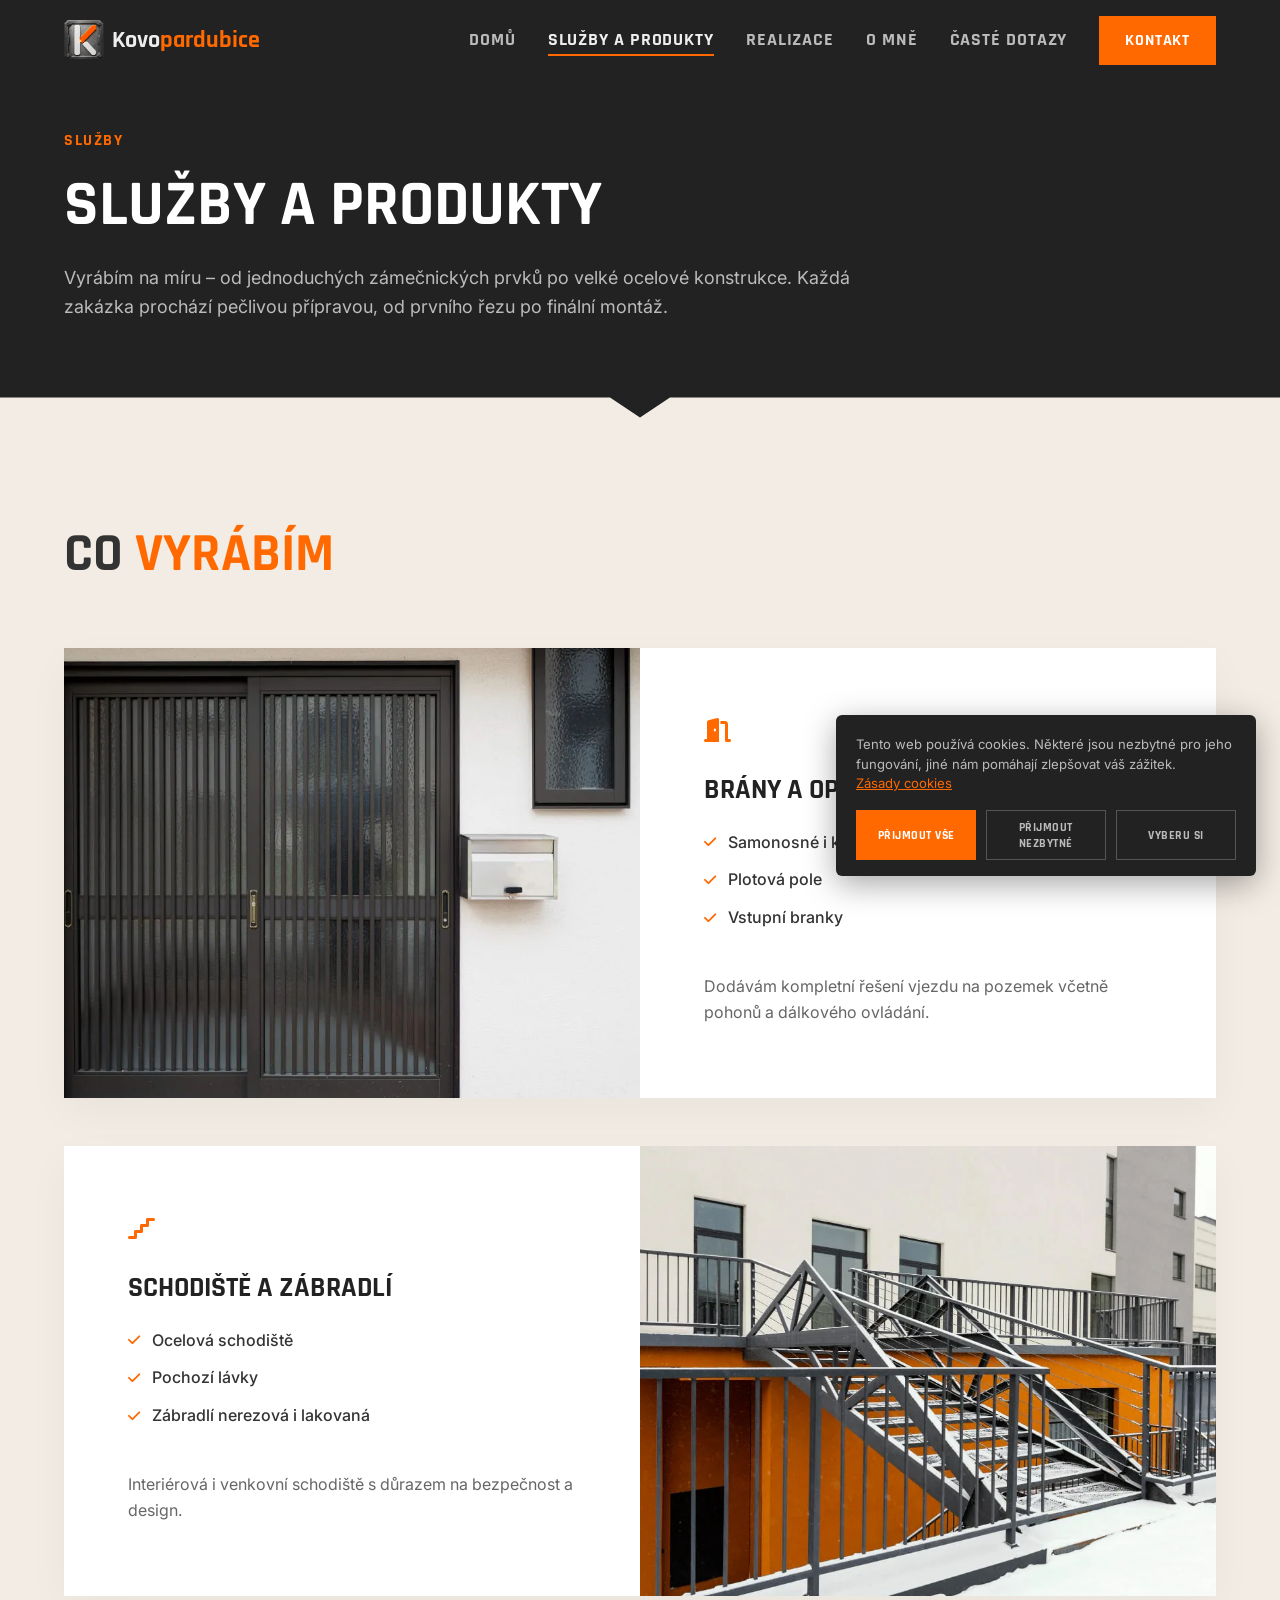
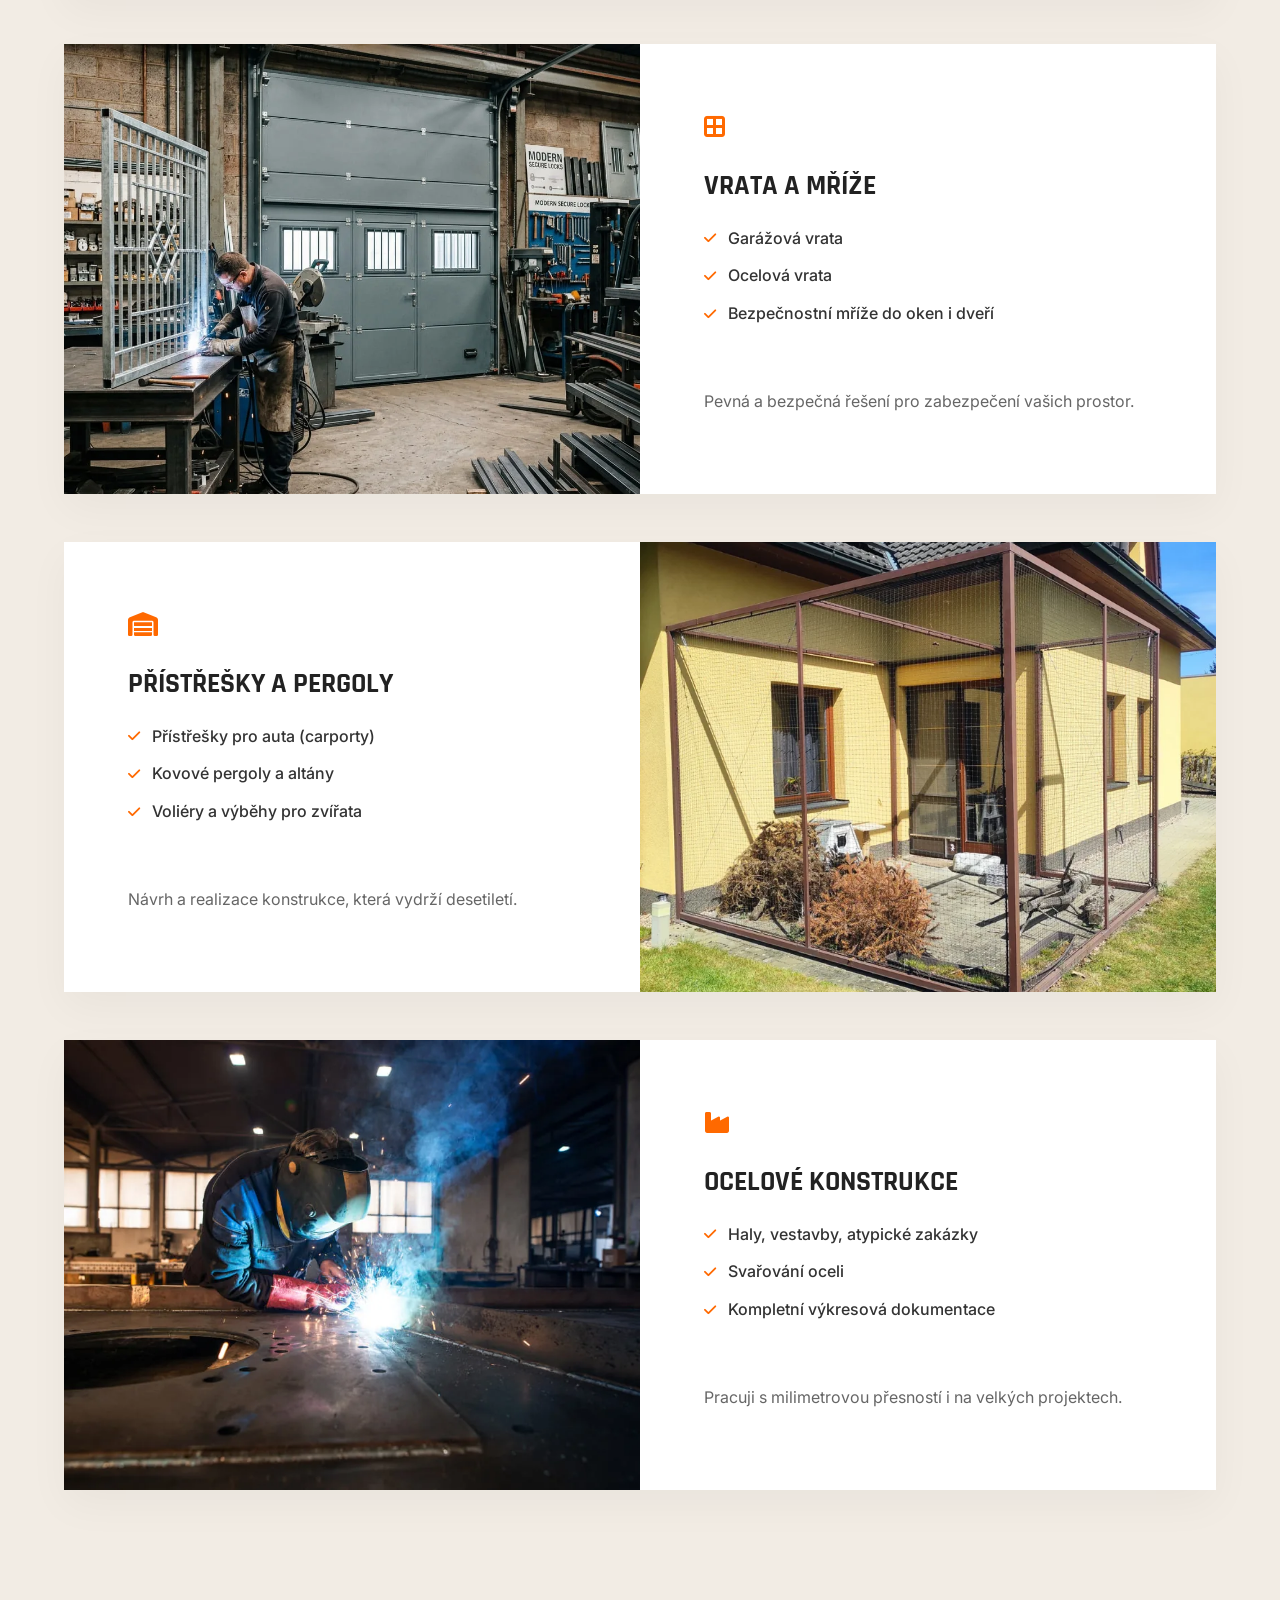
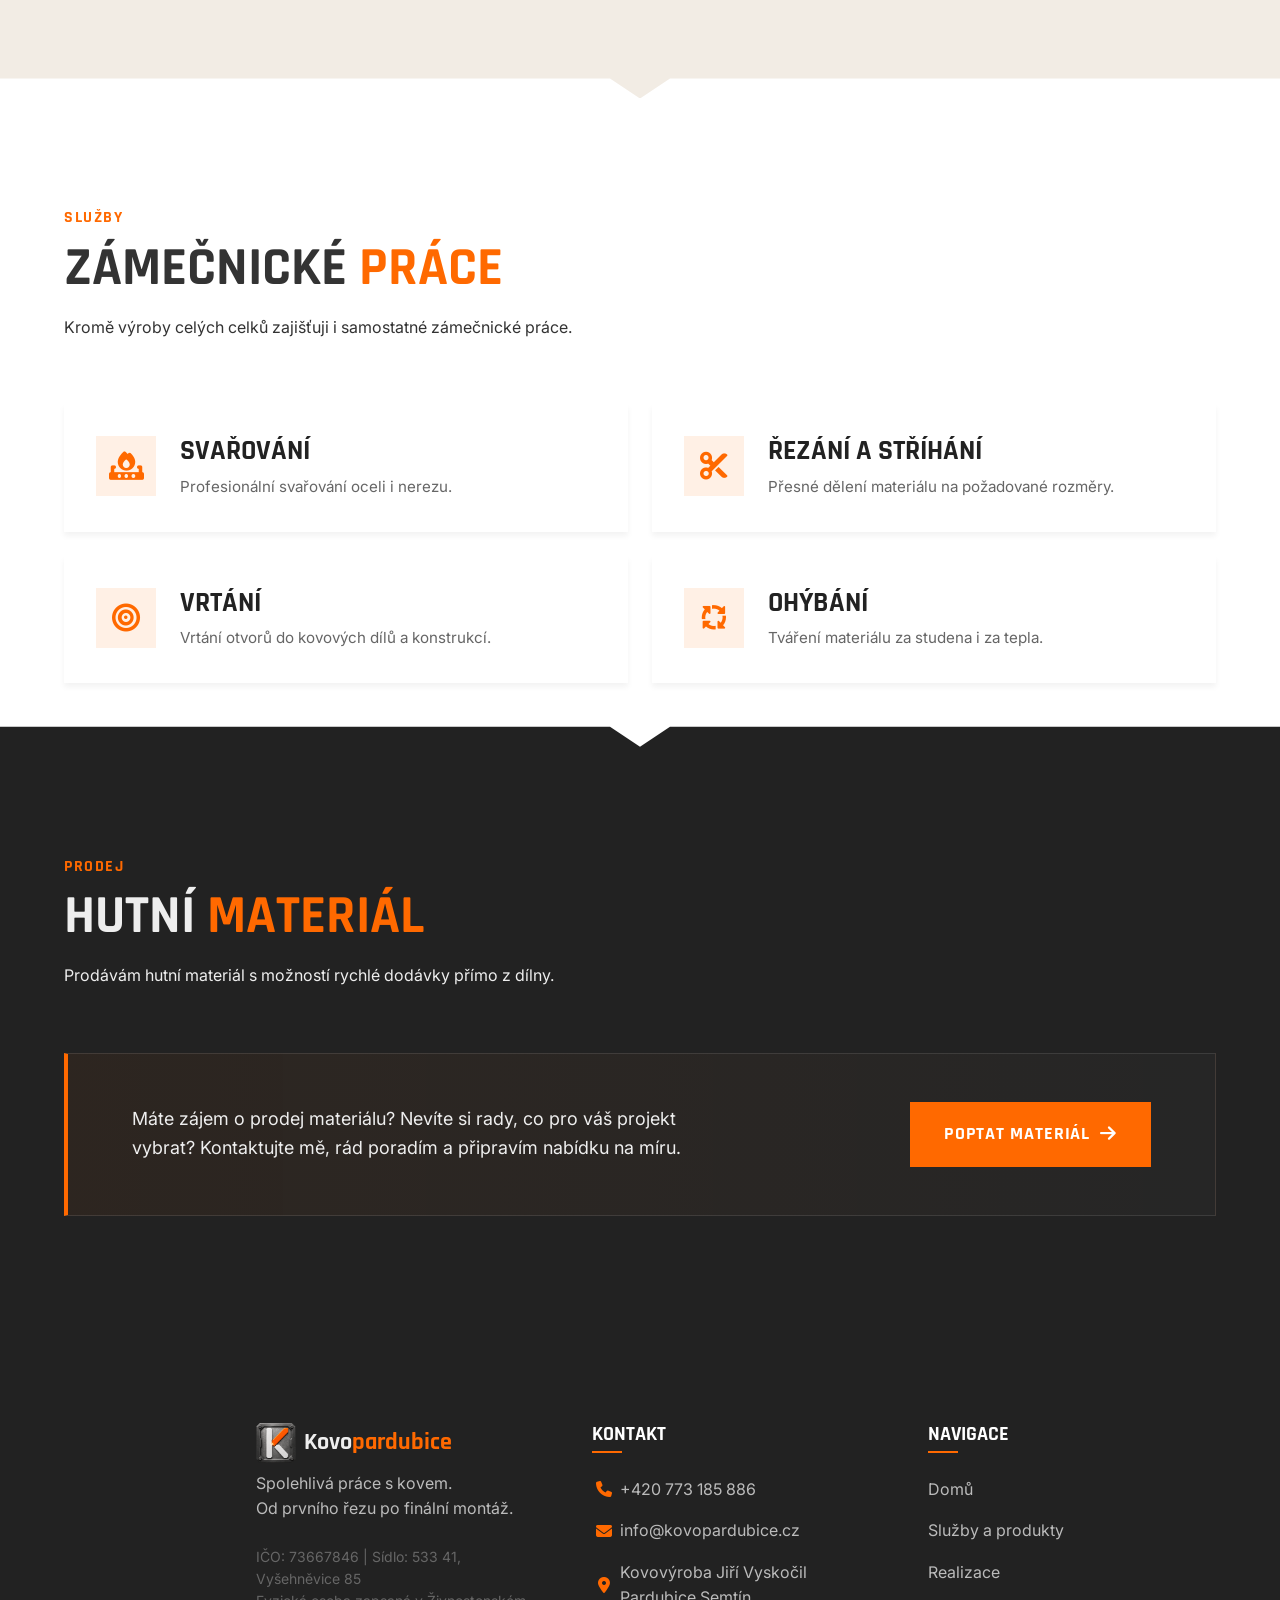
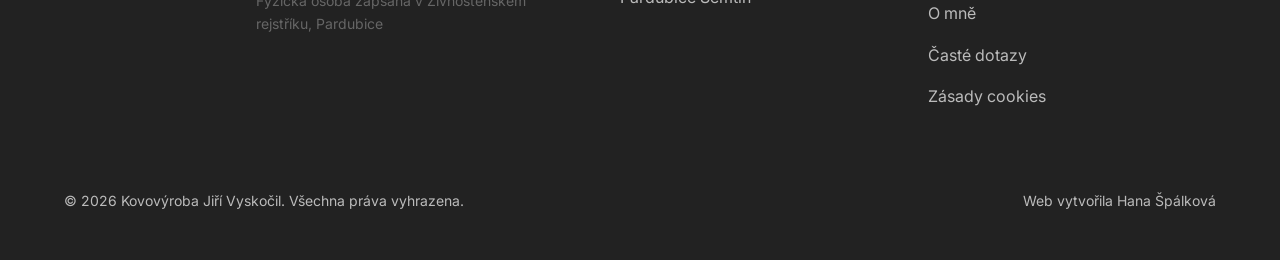
<file: sluzby.html>
﻿<!DOCTYPE html>
<html lang="cs">

<head>
    <meta charset="UTF-8">
    <meta name="viewport" content="width=device-width, initial-scale=1.0">
    <!-- Google tag (gtag.js) -->
    <script async src="https://www.googletagmanager.com/gtag/js?id=G-RHCRZY1CW0"></script>
    <script>
        window.dataLayer = window.dataLayer || [];
        function gtag() { dataLayer.push(arguments); }
        gtag('consent', 'default', { analytics_storage: 'denied', ad_storage: 'denied' });
        gtag('js', new Date());
        gtag('config', 'G-RHCRZY1CW0');
    </script>
    <title>Služby a produkty | Kovovýroba Pardubice</title>
    <meta name="description"
        content="Kompletní přehled zámečnických služeb v Pardubicích a okolí. Brány, ploty, schodiště, ocelové konstrukce a hutní materiál na míru.">
    <link rel="canonical" href="https://kovopardubice.cz/sluzby">
    <meta property="og:type" content="website">
    <meta property="og:url" content="https://kovopardubice.cz/sluzby">
    <meta property="og:title" content="Služby a produkty | Kovovýroba Pardubice">
    <meta property="og:description"
        content="Kompletní přehled zámečnických služeb v Pardubicích a okolí. Brány, ploty, schodiště, ocelové konstrukce a hutní materiál na míru.">
    <meta property="og:image" content="https://kovopardubice.cz/Images/og-foto-hero.jpg">
    <meta property="og:image:width" content="1900">
    <meta property="og:image:height" content="1266">
    <meta property="og:image:type" content="image/jpeg">
    <meta property="og:site_name" content="Kovovýroba Jiří Vyskočil">
    <meta name="twitter:card" content="summary_large_image">
    <meta name="twitter:title" content="Služby a produkty | Kovovýroba Jiří Vyskočil">
    <meta name="twitter:description"
        content="Kompletní přehled zámečnických služeb a kovových produktů. Brány, ploty, schodiště, ocelové konstrukce a hutní materiál na míru.">
    <meta name="twitter:image" content="https://kovopardubice.cz/Images/foto-hero.jpg">

    <!-- Fonts -->
    <link rel="preconnect" href="https://fonts.googleapis.com">
    <link rel="preconnect" href="https://fonts.gstatic.com" crossorigin>
    <link rel="preload"
        href="https://fonts.googleapis.com/css2?family=Inter:wght@400;500;600;700&family=Rajdhani:wght@500;600;700&display=swap"
        as="style" onload="this.onload=null;this.rel='stylesheet'">
    <noscript>
        <link rel="stylesheet"
            href="https://fonts.googleapis.com/css2?family=Inter:wght@400;500;600;700&family=Rajdhani:wght@500;600;700&display=swap">
    </noscript>

    <!-- Icons -->
    <link rel="preload" href="https://cdnjs.cloudflare.com/ajax/libs/font-awesome/6.4.0/css/all.min.css" as="style"
        onload="this.onload=null;this.rel='stylesheet'">
    <noscript>
        <link rel="stylesheet" href="https://cdnjs.cloudflare.com/ajax/libs/font-awesome/6.4.0/css/all.min.css">
    </noscript>

    <!-- CSS -->
    <link rel="stylesheet" href="css/style.css?v=4">

    <!-- Favicon -->
    <link rel="icon" href="favicon.svg?v=3" type="image/svg+xml">

    <script type="application/ld+json">
    {
      "@context": "https://schema.org",
      "@type": "ItemList",
      "name": "Služby a produkty – Kovovýroba Jiří Vyskočil",
      "url": "https://kovopardubice.cz/sluzby",
      "itemListElement": [
        {
          "@type": "ListItem",
          "position": 1,
          "item": {
            "@type": "Service",
            "name": "Brány a oplocení",
            "description": "Dodávám kompletní řešení vjezdu na pozemek včetně pohonů a dálkového ovládání. Samonosné i křídlové brány, plotová pole, vstupní branky.",
            "image": "https://kovopardubice.cz/Images/brany_a_oploceni.webp",
            "provider": { "@type": "LocalBusiness", "name": "Jiří Vyskočil – Kovovýroba", "url": "https://kovopardubice.cz" },
            "areaServed": "Pardubický kraj"
          }
        },
        {
          "@type": "ListItem",
          "position": 2,
          "item": {
            "@type": "Service",
            "name": "Schodiště a zábradlí",
            "description": "Interiérová i venkovní ocelová schodiště, pochozí lávky a zábradlí nerezová i lakovaná s důrazem na bezpečnost a design.",
            "image": "https://kovopardubice.cz/Images/schodiste_a_zabradli.webp",
            "provider": { "@type": "LocalBusiness", "name": "Jiří Vyskočil – Kovovýroba", "url": "https://kovopardubice.cz" },
            "areaServed": "Pardubický kraj"
          }
        },
        {
          "@type": "ListItem",
          "position": 3,
          "item": {
            "@type": "Service",
            "name": "Vrata a mříže",
            "description": "Pevná a bezpečná řešení pro zabezpečení prostor – garážová vrata, ocelová vrata, bezpečnostní mříže do oken i dveří.",
            "image": "https://kovopardubice.cz/Images/vrata_a_mrize.webp",
            "provider": { "@type": "LocalBusiness", "name": "Jiří Vyskočil – Kovovýroba", "url": "https://kovopardubice.cz" },
            "areaServed": "Pardubický kraj"
          }
        },
        {
          "@type": "ListItem",
          "position": 4,
          "item": {
            "@type": "Service",
            "name": "Přístřešky a pergoly",
            "description": "Návrh a realizace kovových přístřešků pro auta (carporty), pergol, altánů a voliér. Konstrukce, která vydrží desetiletí.",
            "provider": { "@type": "LocalBusiness", "name": "Jiří Vyskočil – Kovovýroba", "url": "https://kovopardubice.cz" },
            "areaServed": "Pardubický kraj"
          }
        },
        {
          "@type": "ListItem",
          "position": 5,
          "item": {
            "@type": "Service",
            "name": "Ocelové konstrukce",
            "description": "Výroba ocelových hal, vestaveb a atypických zakázek s milimetrovou přesností. Svařování oceli, kompletní výkresová dokumentace.",
            "image": "https://kovopardubice.cz/Images/ocelove_konstrukce.webp",
            "provider": { "@type": "LocalBusiness", "name": "Jiří Vyskočil – Kovovýroba", "url": "https://kovopardubice.cz" },
            "areaServed": "Pardubický kraj"
          }
        },
        {
          "@type": "ListItem",
          "position": 6,
          "item": {
            "@type": "Service",
            "name": "Zámečnické práce",
            "description": "Profesionální svařování oceli i nerezu, přesné řezání a stříhání materiálu, vrtání a ohýbání kovových dílů a konstrukcí.",
            "provider": { "@type": "LocalBusiness", "name": "Jiří Vyskočil – Kovovýroba", "url": "https://kovopardubice.cz" },
            "areaServed": "Pardubický kraj"
          }
        }
      ]
    }
    </script>
</head>

<body>
    <!-- Header -->
    <header class="header">
        <div class="container header-inner">
            <a href="/" class="logo-link">
                <img src="logo_K.png" alt="Kovopardubice logo" class="logo-img"><span class="logo-text">Kovo<span
                        class="logo-highlight">pardubice</span></span>
            </a>

            <button class="hamburger" aria-label="Menu" aria-expanded="false" aria-controls="main-nav">
                <span class="hamburger-line"></span>
                <span class="hamburger-line"></span>
                <span class="hamburger-line"></span>
            </button>

            <div class="nav-wrapper">
            <nav class="main-nav" id="main-nav">
                <ul class="nav-list">
                    <li><a href="/">DOMŮ</a></li>
                    <li><a href="/sluzby" class="active">SLUŽBY A PRODUKTY</a></li>
                    <li><a href="/realizace">REALIZACE</a></li>
                    <li><a href="/o-mne">O MNĚ</a></li>
                    <li><a href="/caste-dotazy">ČASTÉ DOTAZY</a></li>
                </ul>
                <a href="/kontakt" class="btn btn-primary mobile-nav-btn">KONTAKT</a>
            </nav>

            <a href="/kontakt" class="btn btn-primary header-btn">KONTAKT</a>
            </div>
        </div>
    </header>

    <!-- Page Header (Sub-Hero) -->
    <header class="page-header bg-dark section-slant-bottom" style="z-index: 4;">
        <div class="container reveal-up">
            <span class="section-subtitle">SLUŽBY</span>
            <h1 class="page-title">SLUŽBY A PRODUKTY</h1>
            <p class="page-desc">Vyrábím na míru – od jednoduchých zámečnických prvků po velké ocelové konstrukce. Každá
                zakázka prochází pečlivou přípravou, od prvního řezu po finální montáž.</p>
        </div>
    </header>

    <!-- Main Products Section -->
    <section class="products-section bg-light section-slant-bottom" style="z-index: 3; padding-bottom: 10rem;">
        <div class="container">
            <div class="section-header reveal-up">
                <h2 class="section-title">CO <span class="text-orange">VYRÁBÍM</span></h2>
            </div>

            <div class="product-list">
                <!-- Product 1: Brány a oplocení -->
                <div class="product-card reveal-up">
                    <div class="product-image">
                        <img src="Images/brany_a_oploceni.webp" alt="Brány a oplocení" loading="lazy" width="1000"
                            height="665">
                    </div>
                    <div class="product-content">
                        <div class="product-icon"><i class="fa-solid fa-door-open"></i></div>
                        <h3 class="product-title">Brány a oplocení</h3>
                        <ul class="product-features">
                            <li><i class="fa-solid fa-check"></i> Samonosné i křídlové brány</li>
                            <li><i class="fa-solid fa-check"></i> Plotová pole</li>
                            <li><i class="fa-solid fa-check"></i> Vstupní branky</li>
                        </ul>
                        <p class="product-desc">Dodávám kompletní řešení vjezdu na pozemek včetně pohonů a dálkového
                            ovládání.</p>
                    </div>
                </div>

                <!-- Product 2: Schodiště a zábradlí -->
                <div class="product-card reveal-up">
                    <div class="product-image">
                        <img src="Images/schodiste_a_zabradli.webp" alt="Schodiště a zábradlí" loading="lazy"
                            width="1000" height="667">
                    </div>
                    <div class="product-content">
                        <div class="product-icon"><i class="fa-solid fa-stairs"></i></div>
                        <h3 class="product-title">Schodiště a zábradlí</h3>
                        <ul class="product-features">
                            <li><i class="fa-solid fa-check"></i> Ocelová schodiště</li>
                            <li><i class="fa-solid fa-check"></i> Pochozí lávky</li>
                            <li><i class="fa-solid fa-check"></i> Zábradlí nerezová i lakovaná</li>
                        </ul>
                        <p class="product-desc">Interiérová i venkovní schodiště s důrazem na bezpečnost a design.</p>
                    </div>
                </div>

                <!-- Product 3: Vrata a mříže -->
                <div class="product-card reveal-up">
                    <div class="product-image">
                        <img src="Images/vrata_a_mrize.webp" alt="Vrata a mříže" loading="lazy" width="1024"
                            height="1024">
                    </div>
                    <div class="product-content">
                        <div class="product-icon"><i class="fa-solid fa-border-all"></i></div>
                        <h3 class="product-title">Vrata a mříže</h3>
                        <ul class="product-features">
                            <li><i class="fa-solid fa-check"></i> Garážová vrata</li>
                            <li><i class="fa-solid fa-check"></i> Ocelová vrata</li>
                            <li><i class="fa-solid fa-check"></i> Bezpečnostní mříže do oken i dveří</li>
                        </ul>
                        <p class="product-desc">Pevná a bezpečná řešení pro zabezpečení vašich prostor.</p>
                    </div>
                </div>

                <!-- Product 4: Přístřešky a pergoly -->
                <div class="product-card reveal-up">
                    <div class="product-image">
                        <img src="Images/Realizace/klec-kocky.webp" alt="Klec pro kočky (voliéra)" loading="lazy"
                            width="800" height="1069">
                    </div>
                    <div class="product-content">
                        <div class="product-icon"><i class="fa-solid fa-warehouse"></i></div>
                        <h3 class="product-title">Přístřešky a pergoly</h3>
                        <ul class="product-features">
                            <li><i class="fa-solid fa-check"></i> Přístřešky pro auta (carporty)</li>
                            <li><i class="fa-solid fa-check"></i> Kovové pergoly a altány</li>
                            <li><i class="fa-solid fa-check"></i> Voliéry a výběhy pro zvířata</li>
                        </ul>
                        <p class="product-desc">Návrh a realizace konstrukce, která vydrží desetiletí.</p>
                    </div>
                </div>

                <!-- Product 5: Ocelové konstrukce -->
                <div class="product-card reveal-up">
                    <div class="product-image">
                        <img src="Images/ocelove_konstrukce.webp" alt="Ocelové konstrukce" loading="lazy" width="1000"
                            height="667">
                    </div>
                    <div class="product-content">
                        <div class="product-icon"><i class="fa-solid fa-industry"></i></div>
                        <h3 class="product-title">Ocelové konstrukce</h3>
                        <ul class="product-features">
                            <li><i class="fa-solid fa-check"></i> Haly, vestavby, atypické zakázky</li>
                            <li><i class="fa-solid fa-check"></i> Svařování oceli</li>
                            <li><i class="fa-solid fa-check"></i> Kompletní výkresová dokumentace</li>
                        </ul>
                        <p class="product-desc">Pracuji s milimetrovou přesností i na velkých projektech.</p>
                    </div>
                </div>
            </div>
        </div>
    </section>

    <!-- Locksmith Services Section -->
    <section class="locksmith-section bg-white section-slant-bottom" style="z-index: 2;">
        <div class="container">
            <div class="section-header reveal-up">
                <span class="section-subtitle">SLUŽBY</span>
                <h2 class="section-title">ZÁMEČNICKÉ <span class="text-orange">PRÁCE</span></h2>
                <p class="section-desc">Kromě výroby celých celků zajišťuji i samostatné zámečnické práce.</p>
            </div>

            <div class="services-grid">
                <div class="service-card reveal-up">
                    <div class="service-icon"><i class="fa-solid fa-fire-burner"></i></div>
                    <div class="service-content">
                        <h3 class="service-title">Svařování</h3>
                        <p class="service-desc">Profesionální svařování oceli i nerezu.</p>
                    </div>
                </div>
                <div class="service-card reveal-up" style="transition-delay: 0.1s;">
                    <div class="service-icon"><i class="fa-solid fa-scissors"></i></div>
                    <div class="service-content">
                        <h3 class="service-title">Řezání a stříhání</h3>
                        <p class="service-desc">Přesné dělení materiálu na požadované rozměry.</p>
                    </div>
                </div>
                <div class="service-card reveal-up" style="transition-delay: 0.2s;">
                    <div class="service-icon"><i class="fa-solid fa-bullseye"></i></div>
                    <div class="service-content">
                        <h3 class="service-title">Vrtání</h3>
                        <p class="service-desc">Vrtání otvorů do kovových dílů a konstrukcí.</p>
                    </div>
                </div>
                <div class="service-card reveal-up" style="transition-delay: 0.3s;">
                    <div class="service-icon"><i class="fa-solid fa-arrows-spin"></i></div>
                    <div class="service-content">
                        <h3 class="service-title">Ohýbání</h3>
                        <p class="service-desc">Tváření materiálu za studena i za tepla.</p>
                    </div>
                </div>
            </div>
        </div>
    </section>

    <!-- Material Section -->
    <section class="material-section bg-dark" style="z-index: 1; position: relative;">
        <div class="container">
            <div class="section-header reveal-up">
                <span class="section-subtitle">PRODEJ</span>
                <h2 class="section-title text-white">HUTNÍ <span class="text-orange">MATERIÁL</span></h2>
                <p class="section-desc text-white">Prodávám hutní materiál s možností rychlé dodávky přímo z dílny.</p>
            </div>

            <div class="material-box reveal-up">
                <p>Máte zájem o prodej materiálu? Nevíte si rady, co pro váš projekt vybrat? Kontaktujte mě, rád poradím
                    a připravím nabídku na míru.</p>
                <a href="/kontakt" class="btn btn-primary">POPTAT MATERIÁL &nbsp;<i
                        class="fa-solid fa-arrow-right"></i></a>
            </div>
        </div>
    </section>

    <!-- Footer -->
    <footer class="footer bg-dark">
        <div class="container">
            <div class="footer-grid">
                <div class="footer-brand reveal-up">
                    <a href="/" class="logo-link">
                        <img src="logo_K.png" alt="Kovopardubice logo" class="logo-img"><span
                            class="logo-text">Kovo<span class="logo-highlight">pardubice</span></span>
                    </a>
                    <p class="mt-s text-light">Spolehlivá práce s kovem.<br>Od prvního řezu po finální montáž.</p>
                    <p class="mt-m text-smaller" style="color: var(--color-text-muted); line-height: 1.6;">IČO: 73667846 | Sídlo: 533&nbsp;41, Vyšehněvice&nbsp;85<br>Fyzická osoba zapsaná v Živnostenském rejstříku, Pardubice</p>
                </div>

                <div class="footer-contact reveal-up" style="transition-delay: 0.1s;">
                    <h3 class="footer-title">KONTAKT</h3>
                    <ul class="footer-list">
                        <li><i class="fa-solid fa-phone text-orange"></i>&nbsp; <a
                                href="tel:+420773185886">+420&nbsp;773&nbsp;185&nbsp;886</a></li>
                        <li><i class="fa-solid fa-envelope text-orange"></i>&nbsp; <a
                                href="mailto:info@kovopardubice.cz">info@kovopardubice.cz</a></li>
                        <li><a href="https://maps.google.com/?q=50.058780,15.729581" target="_blank"
                                rel="noopener noreferrer" style="display: flex; align-items: center;"><i
                                    class="fa-solid fa-location-dot text-orange"></i>&nbsp; <span>Kovovýroba Jiří
                                    Vyskočil<br>Pardubice Semtín</span></a></li>
                        
                    </ul>
                </div>

                <div class="footer-nav reveal-up" style="transition-delay: 0.2s;">
                    <h3 class="footer-title">NAVIGACE</h3>
                    <ul class="footer-list">
                        <li><a href="/">Domů</a></li>
                        <li><a href="/sluzby">Služby a produkty</a></li>
                        <li><a href="/realizace">Realizace</a></li>
                        <li><a href="/o-mne">O mně</a></li>
                        <li><a href="/caste-dotazy">Časté dotazy</a></li>
                        <li><a href="/zasady-cookies">Zásady cookies</a></li>
                    </ul>
                </div>
            </div>

            <div class="footer-bottom reveal-up" style="transition-delay: 0.3s;">
                <p>&copy; 2026 Kovovýroba Jiří Vyskočil. Všechna práva vyhrazena.</p>
                <p>Web vytvořila <a href="https://www.linkedin.com/in/hanaspalkova" target="_blank"
                        rel="noopener noreferrer">Hana Špálková</a></p>
            </div>
        </div>
    </footer>

    <!-- Cookie Banner -->
    <div id="cookie-banner" class="cookie-banner" role="dialog" aria-label="Souhlas s cookies">
        <p class="cookie-banner__text">
            Tento web používá cookies. Některé jsou nezbytné pro jeho fungování, jiné nám pomáhají zlepšovat váš zážitek.
            <a href="/zasady-cookies" class="cookie-banner__link">Zásady cookies</a>
        </p>
        <div class="cookie-banner__actions">
            <button id="cookie-accept-all" class="cookie-banner__btn cookie-banner__btn--primary">Přijmout vše</button>
            <button id="cookie-accept-necessary" class="cookie-banner__btn cookie-banner__btn--secondary">Přijmout nezbytné</button>
            <button id="cookie-open-preferences" class="cookie-banner__btn cookie-banner__btn--secondary">Vyberu si</button>
        </div>
    </div>

    <!-- Scripts -->
    <script src="js/main.js"></script>
    <script src="js/cookie-consent.js?v=3"></script>
    <div id="cookie-modal" class="cookie-modal" role="dialog" aria-modal="true" aria-label="Nastavení cookies">
        <div id="cookie-modal-overlay" class="cookie-modal__overlay"></div>
        <div class="cookie-modal__box">
            <button id="cookie-modal-close" class="cookie-modal__close" aria-label="Zavřít">&times;</button>
            <h2 class="cookie-modal__title">Nastavení cookies</h2>
            <div class="cookie-modal__item">
                <div class="cookie-modal__info">
                    <strong>Nezbytné cookies</strong>
                    <p>Zajišťují základní funkce webu. Nelze vypnout.</p>
                </div>
                <label class="cookie-toggle cookie-toggle--disabled">
                    <input type="checkbox" checked disabled>
                    <span class="cookie-toggle__slider"></span>
                </label>
            </div>
            <div class="cookie-modal__item">
                <div class="cookie-modal__info">
                    <strong>Funkční cookies</strong>
                    <p>Google Mapy – zobrazení interaktivní mapy na stránce Kontakt.</p>
                </div>
                <label class="cookie-toggle">
                    <input type="checkbox" id="cookie-toggle-functional">
                    <span class="cookie-toggle__slider"></span>
                </label>
            </div>
            <div class="cookie-modal__item">
                <div class="cookie-modal__info">
                    <strong>Analytické cookies</strong>
                    <p>Google Analytics – pomáhají nám sledovat návštěvnost a zlepšovat web.</p>
                </div>
                <label class="cookie-toggle">
                    <input type="checkbox" id="cookie-toggle-analytics">
                    <span class="cookie-toggle__slider"></span>
                </label>
            </div>
            <div class="cookie-modal__actions">
                <button id="cookie-save-preferences" class="cookie-banner__btn cookie-banner__btn--primary">Uložit nastavení</button>
            </div>
        </div>
    </div>
</body>

</html>
</file>
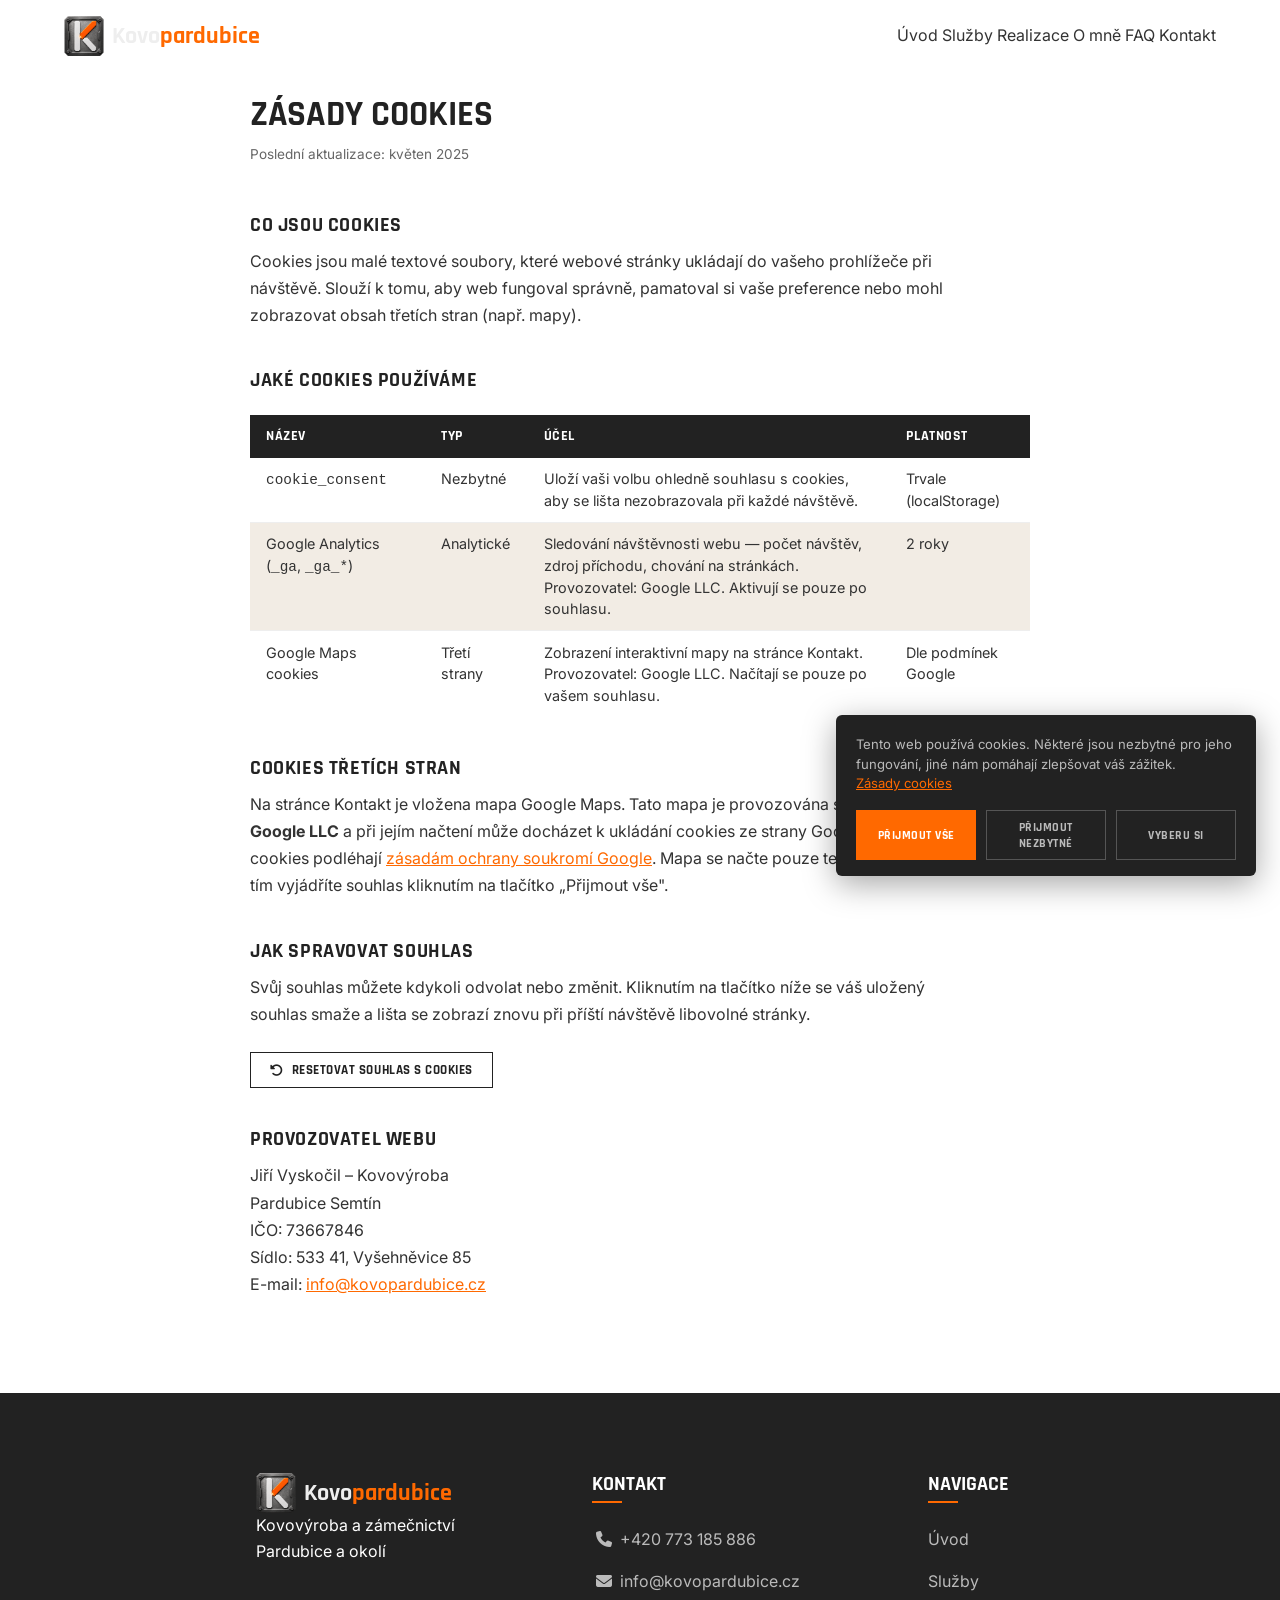
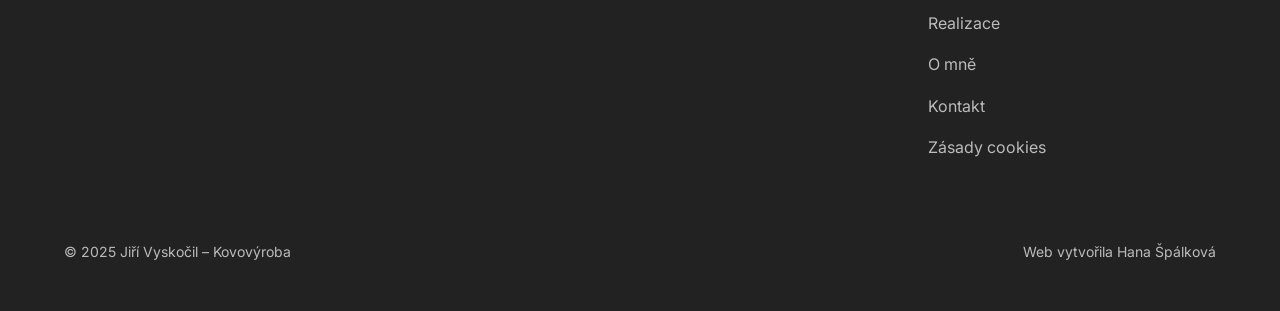
<file: zasady-cookies.html>
﻿<!DOCTYPE html>
<html lang="cs">

<head>
    <meta charset="UTF-8">
    <meta name="viewport" content="width=device-width, initial-scale=1.0">
    <!-- Google tag (gtag.js) -->
    <script async src="https://www.googletagmanager.com/gtag/js?id=G-RHCRZY1CW0"></script>
    <script>
      window.dataLayer = window.dataLayer || [];
      function gtag(){dataLayer.push(arguments);}
      gtag('consent', 'default', { analytics_storage: 'denied', ad_storage: 'denied' });
      gtag('js', new Date());
      gtag('config', 'G-RHCRZY1CW0');
    </script>
    <title>Zásady cookies | Kovovýroba Jiří Vyskočil</title>
    <meta name="description" content="Informace o používání cookies na webu kovopardubice.cz.">
    <link rel="canonical" href="https://kovopardubice.cz/zasady-cookies">
    <meta name="robots" content="noindex">

    <!-- Fonts -->
    <link rel="preconnect" href="https://fonts.googleapis.com">
    <link rel="preconnect" href="https://fonts.gstatic.com" crossorigin>
    <link rel="preload" href="https://fonts.googleapis.com/css2?family=Inter:wght@400;500;600;700&family=Rajdhani:wght@500;600;700&display=swap" as="style" onload="this.onload=null;this.rel='stylesheet'">
    <noscript><link rel="stylesheet" href="https://fonts.googleapis.com/css2?family=Inter:wght@400;500;600;700&family=Rajdhani:wght@500;600;700&display=swap"></noscript>

    <!-- Icons -->
    <link rel="preload" href="https://cdnjs.cloudflare.com/ajax/libs/font-awesome/6.4.0/css/all.min.css" as="style" onload="this.onload=null;this.rel='stylesheet'">
    <noscript><link rel="stylesheet" href="https://cdnjs.cloudflare.com/ajax/libs/font-awesome/6.4.0/css/all.min.css"></noscript>

    <!-- CSS -->
    <link rel="stylesheet" href="css/style.css?v=4">

    <!-- Favicon -->
    <link rel="icon" href="favicon.svg?v=3" type="image/svg+xml">

    <style>
        .legal-page {
            padding: 6rem 0 5rem;
        }
        .legal-page h1 {
            font-family: var(--font-heading);
            font-size: 2.2rem;
            font-weight: 700;
            margin-bottom: 0.5rem;
            color: var(--color-dark);
        }
        .legal-page .updated {
            font-size: 0.85rem;
            color: var(--color-text-muted);
            margin-bottom: 3rem;
        }
        .legal-page h2 {
            font-family: var(--font-heading);
            font-size: 1.25rem;
            font-weight: 700;
            margin: 2.5rem 0 0.75rem;
            color: var(--color-dark);
            text-transform: uppercase;
            letter-spacing: 0.03em;
        }
        .legal-page p {
            margin-bottom: 1rem;
            color: var(--color-text);
            line-height: 1.7;
        }
        .legal-page table {
            width: 100%;
            border-collapse: collapse;
            margin: 1.5rem 0;
            font-size: 0.9rem;
        }
        .legal-page th {
            background: var(--color-dark);
            color: var(--color-white);
            padding: 0.65rem 1rem;
            text-align: left;
            font-family: var(--font-heading);
            font-size: 0.85rem;
            letter-spacing: 0.04em;
            text-transform: uppercase;
        }
        .legal-page td {
            padding: 0.65rem 1rem;
            border-bottom: 1px solid var(--color-off-white);
            vertical-align: top;
            line-height: 1.5;
        }
        .legal-page tr:last-child td {
            border-bottom: none;
        }
        .legal-page tr:nth-child(even) td {
            background: var(--color-light-bg);
        }
        .legal-page a {
            color: var(--color-orange);
            text-decoration: underline;
        }
        .legal-page a:hover {
            color: #e55e00;
        }
        .cookie-reset-btn {
            display: inline-flex;
            align-items: center;
            gap: 0.5rem;
            margin-top: 0.5rem;
            padding: 0.55rem 1.2rem;
            background: transparent;
            color: var(--color-dark);
            border: 1px solid var(--color-dark);
            border-radius: var(--border-radius);
            font-family: var(--font-heading);
            font-weight: 700;
            font-size: 0.82rem;
            letter-spacing: 0.04em;
            text-transform: uppercase;
            cursor: pointer;
            transition: var(--transition);
        }
        .cookie-reset-btn:hover {
            background: var(--color-dark);
            color: var(--color-white);
        }
    </style>
</head>

<body>
    <!-- Header -->
    <header class="header">
        <div class="container header-inner">
            <a href="/" class="logo-link">
                <img src="logo_K.png" alt="Kovopardubice logo" class="logo-img"><span class="logo-text">Kovo<span class="logo-highlight">pardubice</span></span>
            </a>

            <button class="hamburger" aria-label="Menu" aria-expanded="false" aria-controls="main-nav">
                <span class="hamburger-line"></span>
                <span class="hamburger-line"></span>
                <span class="hamburger-line"></span>
            </button>

            <div class="nav-wrapper">
            <nav class="main-nav" id="main-nav">
                <a href="/" class="nav-link">Úvod</a>
                <a href="/sluzby" class="nav-link">Služby</a>
                <a href="/realizace" class="nav-link">Realizace</a>
                <a href="/o-mne" class="nav-link">O mně</a>
                <a href="/caste-dotazy" class="nav-link">FAQ</a>
                <a href="/kontakt" class="nav-link nav-cta">Kontakt</a>
            </nav>
        </div>
    </header>

    <!-- Content -->
    <section class="legal-page bg-white">
        <div class="container" style="max-width: 780px;">

            <h1>Zásady cookies</h1>
            <p class="updated">Poslední aktualizace: květen 2025</p>

            <h2>Co jsou cookies</h2>
            <p>Cookies jsou malé textové soubory, které webové stránky ukládají do vašeho prohlížeče při návštěvě. Slouží k tomu, aby web fungoval správně, pamatoval si vaše preference nebo mohl zobrazovat obsah třetích stran (např. mapy).</p>

            <h2>Jaké cookies používáme</h2>

            <table>
                <thead>
                    <tr>
                        <th>Název</th>
                        <th>Typ</th>
                        <th>Účel</th>
                        <th>Platnost</th>
                    </tr>
                </thead>
                <tbody>
                    <tr>
                        <td><code>cookie_consent</code></td>
                        <td>Nezbytné</td>
                        <td>Uloží vaši volbu ohledně souhlasu s cookies, aby se lišta nezobrazovala při každé návštěvě.</td>
                        <td>Trvale (localStorage)</td>
                    </tr>
                    <tr>
                        <td>Google Analytics (<code>_ga</code>, <code>_ga_*</code>)</td>
                        <td>Analytické</td>
                        <td>Sledování návštěvnosti webu — počet návštěv, zdroj příchodu, chování na stránkách. Provozovatel: Google LLC. Aktivují se pouze po souhlasu.</td>
                        <td>2 roky</td>
                    </tr>
                    <tr>
                        <td>Google Maps cookies</td>
                        <td>Třetí strany</td>
                        <td>Zobrazení interaktivní mapy na stránce Kontakt. Provozovatel: Google LLC. Načítají se pouze po vašem souhlasu.</td>
                        <td>Dle podmínek Google</td>
                    </tr>
                </tbody>
            </table>

            <h2>Cookies třetích stran</h2>
            <p>Na stránce Kontakt je vložena mapa Google Maps. Tato mapa je provozována společností <strong>Google LLC</strong> a při jejím načtení může docházet k ukládání cookies ze strany Googlu. Tyto cookies podléhají <a href="https://policies.google.com/privacy" target="_blank" rel="noopener noreferrer">zásadám ochrany soukromí Google</a>. Mapa se načte pouze tehdy, pokud s tím vyjádříte souhlas kliknutím na tlačítko „Přijmout vše".</p>

            <h2>Jak spravovat souhlas</h2>
            <p>Svůj souhlas můžete kdykoli odvolat nebo změnit. Kliknutím na tlačítko níže se váš uložený souhlas smaže a lišta se zobrazí znovu při příští návštěvě libovolné stránky.</p>
            <button class="cookie-reset-btn" onclick="localStorage.removeItem('cookie_consent'); window.location.reload();">
                <i class="fa-solid fa-rotate-left"></i> Resetovat souhlas s cookies
            </button>

            <h2>Provozovatel webu</h2>
            <p>
                Jiří Vyskočil – Kovovýroba<br>
                Pardubice Semtín<br>
                IČO: 73667846<br>
                Sídlo: 533 41, Vyšehněvice 85<br>
                E-mail: <a href="mailto:info@kovopardubice.cz">info@kovopardubice.cz</a>
            </p>

        </div>
    </section>

    <!-- Footer -->
    <footer class="footer bg-dark">
        <div class="container footer-inner">
            <div class="footer-grid">
                <div class="footer-col">
                    <a href="/" class="logo-link footer-logo">
                        <img src="logo_K.png" alt="Kovopardubice logo" class="logo-img"><span class="logo-text">Kovo<span class="logo-highlight">pardubice</span></span>
                    </a>
                    <p class="footer-tagline">Kovovýroba a zámečnictví<br>Pardubice a okolí</p>
                </div>
                <div class="footer-col">
                    <h3 class="footer-title">KONTAKT</h3>
                    <ul class="footer-list">
                        <li><a href="tel:+420773185886"><i class="fa-solid fa-phone"></i> +420 773 185 886</a></li>
                        <li><a href="mailto:info@kovopardubice.cz"><i class="fa-solid fa-envelope"></i> info@kovopardubice.cz</a></li>
                    </ul>
                </div>
                <div class="footer-col">
                    <h3 class="footer-title">NAVIGACE</h3>
                    <ul class="footer-list">
                        <li><a href="/">Úvod</a></li>
                        <li><a href="/sluzby">Služby</a></li>
                        <li><a href="/realizace">Realizace</a></li>
                        <li><a href="/o-mne">O mně</a></li>
                        <li><a href="/kontakt">Kontakt</a></li>
                        <li><a href="/zasady-cookies">Zásady cookies</a></li>
                    </ul>
                </div>
            </div>
            <div class="footer-bottom">
                <p>&copy; 2025 Jiří Vyskočil – Kovovýroba</p>
                <p>Web vytvořila <a href="https://www.linkedin.com/in/hanaspalkova" target="_blank" rel="noopener noreferrer">Hana Špálková</a></p>
            </div>
        </div>
    </footer>

    <!-- Cookie Banner -->
    <div id="cookie-banner" class="cookie-banner" role="dialog" aria-label="Souhlas s cookies">
        <p class="cookie-banner__text">
            Tento web používá cookies. Některé jsou nezbytné pro jeho fungování, jiné nám pomáhají zlepšovat váš zážitek.
            <a href="/zasady-cookies" class="cookie-banner__link">Zásady cookies</a>
        </p>
        <div class="cookie-banner__actions">
            <button id="cookie-accept-all" class="cookie-banner__btn cookie-banner__btn--primary">Přijmout vše</button>
            <button id="cookie-accept-necessary" class="cookie-banner__btn cookie-banner__btn--secondary">Přijmout nezbytné</button>
            <button id="cookie-open-preferences" class="cookie-banner__btn cookie-banner__btn--secondary">Vyberu si</button>
        </div>
    </div>

    <!-- Scripts -->
    <script src="js/main.js"></script>
    <script src="js/cookie-consent.js?v=3"></script>
    <div id="cookie-modal" class="cookie-modal" role="dialog" aria-modal="true" aria-label="Nastavení cookies">
        <div id="cookie-modal-overlay" class="cookie-modal__overlay"></div>
        <div class="cookie-modal__box">
            <button id="cookie-modal-close" class="cookie-modal__close" aria-label="Zavřít">&times;</button>
            <h2 class="cookie-modal__title">Nastavení cookies</h2>
            <div class="cookie-modal__item">
                <div class="cookie-modal__info">
                    <strong>Nezbytné cookies</strong>
                    <p>Zajišťují základní funkce webu. Nelze vypnout.</p>
                </div>
                <label class="cookie-toggle cookie-toggle--disabled">
                    <input type="checkbox" checked disabled>
                    <span class="cookie-toggle__slider"></span>
                </label>
            </div>
            <div class="cookie-modal__item">
                <div class="cookie-modal__info">
                    <strong>Funkční cookies</strong>
                    <p>Google Mapy – zobrazení interaktivní mapy na stránce Kontakt.</p>
                </div>
                <label class="cookie-toggle">
                    <input type="checkbox" id="cookie-toggle-functional">
                    <span class="cookie-toggle__slider"></span>
                </label>
            </div>
            <div class="cookie-modal__item">
                <div class="cookie-modal__info">
                    <strong>Analytické cookies</strong>
                    <p>Google Analytics – pomáhají nám sledovat návštěvnost a zlepšovat web.</p>
                </div>
                <label class="cookie-toggle">
                    <input type="checkbox" id="cookie-toggle-analytics">
                    <span class="cookie-toggle__slider"></span>
                </label>
            </div>
            <div class="cookie-modal__actions">
                <button id="cookie-save-preferences" class="cookie-banner__btn cookie-banner__btn--primary">Uložit nastavení</button>
            </div>
        </div>
    </div>
</body>

</html>
</file>
<file: css/style.css>
/* Variables */
:root {
    --color-dark: #222222;
    --color-orange: #FF6900;
    --color-light-bg: #f2ece4;
    --color-text: #333333;
    --color-text-muted: #666666;
    --color-white: #ffffff;
    --color-white-muted: #f5f0eb;
    --color-muted-light: #bbbbbb;
    --color-off-white: #eeeeee;
    
    --font-heading: 'Rajdhani', sans-serif;
    --font-text: 'Inter', sans-serif;
    
    --transition: all 0.3s cubic-bezier(0.25, 0.8, 0.25, 1);
    --border-radius: 0px;
    --shadow-sm: 0 4px 6px rgba(0, 0, 0, 0.05);
    --shadow-md: 0 10px 30px rgba(0, 0, 0, 0.08);
}

/* Reset */
*, *::before, *::after {
    box-sizing: border-box;
    margin: 0;
    padding: 0;
}

html {
    font-size: 100%; /* 16px base */
    scroll-behavior: smooth;
}

body {
    font-family: var(--font-text);
    color: var(--color-text);
    background-color: var(--color-white);
    line-height: 1.6;
    font-size: 1rem;
    overflow-x: hidden;
}

/* Typography */
h1, h2, h3, h4, h5, h6 {
    font-family: var(--font-heading);
    font-weight: 700;
    line-height: 1.1;
    text-transform: uppercase;
}

h1 { font-size: clamp(2.5rem, 5vw + 1rem, 5rem); }
h2 { font-size: clamp(2rem, 3vw + 1rem, 3.5rem); margin-bottom: 1rem; }
h3 { font-size: clamp(1.25rem, 2vw + 0.5rem, 1.75rem); margin-bottom: 0.5rem; }

p {
    margin-bottom: 1rem;
    max-width: 70ch; /* Max šířka textu */
}

a {
    color: inherit;
    text-decoration: none;
    transition: var(--transition);
}

img {
    max-width: 100%;
    height: auto;
    display: block;
}

/* Layout Classes */
.container {
    width: 90%;
    max-width: 1200px;
    margin: 0 auto;
}

@media (min-width: 1440px) {
    .container {
        width: 85%;
        max-width: 1600px;
    }
}

.text-center { text-align: center; }
.text-center p { margin-left: auto; margin-right: auto; }

.text-orange { color: var(--color-orange); }
.text-white { color: var(--color-off-white); }
.text-light { color: var(--color-muted-light); }
.text-smaller { font-size: 0.875rem; }

.mt-s { margin-top: 0.5rem; }
.mt-m { margin-top: 1.5rem; }
.mt-l { margin-top: 2.5rem; }
.mt-xl { margin-top: 4rem; }

.bg-white { background-color: var(--color-white); }
.bg-light { background-color: var(--color-light-bg); }
.bg-dark { background-color: var(--color-dark); color: var(--color-white); }
.bg-orange { background-color: var(--color-orange); color: var(--color-white); }

/* Section Dividers - Notch (Zub) pointing DOWN */
.section-slant-top {
    position: relative;
    clip-path: polygon(0 0, calc(50% - 30px) 0, 50% 20px, calc(50% + 30px) 0, 100% 0, 100% 100%, 0 100%);
    margin-top: -21px;
    padding-top: 4rem;
    z-index: 2;
}

.section-slant-bottom {
    position: relative;
    clip-path: polygon(0 0, 100% 0, 100% calc(100% - 20px), calc(50% + 30px) calc(100% - 20px), 50% 100%, calc(50% - 30px) calc(100% - 20px), 0 calc(100% - 20px));
    margin-bottom: -21px;
    padding-bottom: 4rem;
    z-index: 2;
}

section {
    padding: 5rem 0;
}

@media (min-width: 768px) {
    section { padding: 8rem 0; }
}

/* Buttons */
.btn {
    display: inline-flex;
    align-items: center;
    justify-content: center;
    padding: 1rem 2rem;
    font-family: var(--font-heading);
    font-size: 1.125rem;
    font-weight: 700;
    letter-spacing: 0.05em;
    border-radius: var(--border-radius);
    transition: var(--transition);
    cursor: pointer;
    border: 2px solid transparent;
    text-transform: uppercase;
}

.btn-primary {
    background-color: var(--color-orange);
    color: var(--color-white);
    border-color: var(--color-orange);
    position: relative;
    overflow: hidden;
    z-index: 1;
}

.btn-primary:hover {
    background-color: var(--color-orange);
    border-color: var(--color-orange);
    color: var(--color-white);
    transform: scale(1.05);
}

/* Kovový odlesk (sheen effect) */
.btn-primary::after {
    content: '';
    position: absolute;
    top: 0;
    left: -150%;
    width: 80%;
    height: 100%;
    background: linear-gradient(
        90deg,
        rgba(255, 255, 255, 0) 0%,
        rgba(255, 255, 255, 0.25) 20%,
        rgba(255, 255, 255, 0.65) 50%,
        rgba(255, 255, 255, 0.25) 80%,
        rgba(255, 255, 255, 0) 100%
    );
    transform: skewX(-25deg);
    pointer-events: none;
    z-index: 2;
}

.btn-primary:hover::after {
    animation: shine-sweep 0.85s ease-out;
}

@keyframes shine-sweep {
    0% {
        left: -150%;
    }
    100% {
        left: 150%;
    }
}

.btn-outline {
    background-color: transparent;
    color: var(--color-white);
    border-color: var(--color-white);
}

.btn-outline:hover {
    background-color: var(--color-white);
    color: var(--color-dark);
}

.btn-outline-orange {
    background-color: transparent;
    color: var(--color-orange);
    border-color: var(--color-orange);
}

.btn-outline-orange:hover {
    background-color: var(--color-orange);
    color: var(--color-white);
}

/* Header */
.header {
    position: fixed;
    top: 0;
    left: 0;
    width: 100%;
    z-index: 1000;
    padding: 1rem 0;
    transition: var(--transition);
}

.header.scrolled {
    background-color: rgba(34, 34, 34, 0.95);
    backdrop-filter: blur(10px);
    padding: 0.5rem 0;
    box-shadow: var(--shadow-md);
}

.header-inner {
    display: flex;
    justify-content: flex-start;
    align-items: center;
}

.nav-wrapper {
    display: none;
}

@media (min-width: 992px) {
    .nav-wrapper {
        display: flex;
        align-items: center;
        gap: 2rem;
        margin-left: auto;
    }
}

.logo-link {
    display: flex;
    align-items: center;
    gap: 0.5rem;
}

.logo-img {
    height: 40px;
    width: auto;
    display: block;
}

.logo-text {
    font-family: var(--font-heading);
    font-size: 1.5rem;
    font-weight: 700;
    color: var(--color-off-white);
}

.logo-highlight {
    color: var(--color-orange);
}

.main-nav {
    display: none;
}

@media (min-width: 992px) {
    .main-nav {
        display: block;
    }
    
    .nav-list {
        display: flex;
        gap: 2rem;
        list-style: none;
    }
    
    .nav-list a {
        color: var(--color-muted-light); /* Tlumenější šedá pro neaktivní položky */
        font-family: var(--font-heading);
        font-weight: 700;
        font-size: 1.125rem;
        letter-spacing: 0.05em;
        text-transform: uppercase;
        position: relative;
    }
    
    .nav-list a:hover, .nav-list a.active {
        color: var(--color-off-white); /* Jemná off-white pro aktivní/hover stav */
    }
    
    .nav-list a::after {
        content: '';
        position: absolute;
        bottom: -5px;
        left: 0;
        width: 0;
        height: 2px;
        background-color: var(--color-orange);
        transition: var(--transition);
    }
    
    .nav-list a:hover::after, .nav-list a.active::after {
        width: 100%;
    }
}

.hamburger {
    display: flex;
    flex-direction: column;
    gap: 5px;
    background: none;
    border: none;
    cursor: pointer;
    z-index: 1001;
    margin-left: auto;
}

.hamburger-line {
    width: 30px;
    height: 3px;
    background-color: var(--color-white);
    transition: var(--transition);
    border-radius: 2px;
}

@media (min-width: 992px) {
    .hamburger {
        display: none;
    }
}

.header-btn {
    display: none;
    padding: 0.6rem 1.5rem;
    font-size: 1rem;
}

@media (min-width: 992px) {
    .header-btn {
        display: inline-flex;
    }
}

/* Mobile Menu Active State */
body.menu-open {
    overflow: hidden;
}

.main-nav.active {
    display: flex;
    position: fixed;
    top: 0;
    left: 0;
    width: 100%;
    height: 100vh;
    z-index: 999;
    background-color: var(--color-dark);
    flex-direction: column;
    justify-content: center;
    align-items: flex-start;
    padding: 0 2.5rem;
}

body.menu-open .header {
    background-color: var(--color-dark);
}

body.menu-open .logo-link {
    position: relative;
    z-index: 1000;
}

.main-nav.active .nav-list {
    display: flex;
    flex-direction: column;
    align-items: flex-start;
    gap: 0;
    list-style: none;
    padding: 0;
    width: 100%;
}

.main-nav.active .nav-list li {
    width: 100%;
    border-bottom: 1px solid rgba(255, 255, 255, 0.08);
}

.main-nav.active .nav-list li:first-child {
    border-top: 1px solid rgba(255, 255, 255, 0.08);
}

.main-nav.active .nav-list a {
    display: block;
    padding: 1rem 0;
    color: var(--color-white);
    font-family: var(--font-heading);
    font-weight: 700;
    font-size: 1.15rem;
    letter-spacing: 0.05em;
    text-transform: uppercase;
}

.mobile-nav-btn {
    display: none;
}

.main-nav.active .mobile-nav-btn {
    display: inline-flex;
    margin-top: 2rem;
}

.hamburger.active .hamburger-line:nth-child(1) {
    transform: translateY(8px) rotate(45deg);
}
.hamburger.active .hamburger-line:nth-child(2) {
    opacity: 0;
}
.hamburger.active .hamburger-line:nth-child(3) {
    transform: translateY(-8px) rotate(-45deg);
}

/* Hero Section */
.hero {
    position: relative;
    min-height: 100vh;
    display: flex;
    align-items: center;
    padding-top: 180px; /* Zvětšeno pro odsunutí textu od menu */
    color: var(--color-white);
}

.hero-bg {
    position: absolute;
    top: 0;
    left: 0;
    width: 100%;
    height: 100%;
    z-index: -1;
    background-image: url('../Images/foto-hero.webp');
    background-size: cover;
    background-position: center;
}

/* Sparkle canvas */
.hero-sparks {
    position: absolute;
    top: 0;
    left: 0;
    width: 100%;
    height: 100%;
    pointer-events: none;
    z-index: 1;
}

.hero-overlay {
    position: absolute;
    top: 0;
    left: 0;
    width: 100%;
    height: 100%;
    /* Silnější černý gradient zleva a shora pro lepší čitelnost */
    background: linear-gradient(90deg, rgba(0,0,0,0.85) 0%, rgba(0,0,0,0.65) 45%, rgba(0,0,0,0.2) 100%),
                linear-gradient(180deg, rgba(0,0,0,0.7) 0%, rgba(0,0,0,0) 30%);
}

.hero-content {
    z-index: 1;
}

.hero-content .hero-subtitle,
.hero-content .hero-title,
.hero-content .hero-description,
.hero-content .hero-buttons {
    max-width: 680px;
}

.hero-subtitle {
    display: flex;
    align-items: center;
    gap: 1rem;
    font-family: var(--font-heading);
    font-size: clamp(1rem, 1.5vw, 1.25rem);
    font-weight: 700;
    letter-spacing: 0.1em;
    color: var(--color-orange); /* Změněno na oranžovou */
    margin-bottom: 2rem;
}

.hero-subtitle .line {
    width: 40px;
    height: 2px;
    background-color: var(--color-orange);
}

.hero-title {
    font-size: clamp(2.5rem, 5vw + 1rem, 5rem);
    margin-bottom: 2.5rem;
    text-shadow: 0 4px 10px rgba(0,0,0,0.3);
}

.hero-description {
    margin-bottom: 3.5rem;
}

.hero-lead {
    font-family: var(--font-heading);
    font-size: clamp(1.5rem, 2vw, 2rem);
    font-weight: 700;
    color: var(--color-off-white);
    margin-bottom: 1rem;
}

.hero-subtext {
    font-family: var(--font-text);
    font-size: clamp(1rem, 1.2vw, 1.125rem);
    font-weight: 400;
    text-transform: none;
    color: var(--color-muted-light);
    line-height: 1.6;
}

.hero-buttons {
    display: flex;
    flex-wrap: wrap;
    gap: 1rem;
}

@media (max-width: 576px) {
    .hero {
        align-items: flex-start;
        padding-top: 175px;
    }
    .hero-buttons {
        flex-wrap: nowrap;
        gap: 0.625rem;
    }
    .hero-buttons .btn {
        padding: 0.625rem 1rem;
        font-size: 0.8rem;
    }
}

/* Section Header */
.section-header {
    margin-bottom: 4rem;
}

.section-header.text-center {
    display: flex;
    flex-direction: column;
    align-items: center;
}

h1.section-subtitle,
.section-subtitle {
    font-family: var(--font-heading);
    font-size: 1rem;
    color: var(--color-orange);
    font-weight: 700;
    letter-spacing: 0.1em;
    margin-bottom: 0.5rem;
    display: block;
    text-transform: uppercase;
}

/* Steps Section */
.steps-grid {
    display: grid;
    grid-template-columns: 1fr;
    gap: 2rem;
}

@media (min-width: 768px) {
    .steps-grid {
        grid-template-columns: repeat(2, 1fr);
    }
}

@media (min-width: 1024px) {
    .steps-grid {
        grid-template-columns: repeat(4, 1fr);
    }
}

.step-card {
    background: var(--color-white);
    padding: 1.5rem;
    border-radius: var(--border-radius);
    box-shadow: var(--shadow-sm);
    border-top: 1px solid rgba(0,0,0,0.05);
    border-left: 3px solid var(--color-orange);
    transition: var(--transition);
    display: flex;
    flex-direction: column;
    justify-content: flex-start;
}

.step-card:hover {
    transform: translateY(-5px);
    box-shadow: var(--shadow-md);
}

.step-number {
    font-family: var(--font-heading);
    font-size: 3rem;
    font-weight: 700;
    color: var(--color-orange);
    display: block;
    margin-bottom: 1rem;
    line-height: 1;
}

.step-title {
    color: var(--color-dark);
}

.step-card p {
    font-size: 0.95rem;
    color: var(--color-text-muted);
}

/* Services Preview */
.services-grid {
    display: grid;
    grid-template-columns: 1fr;
    gap: 1.5rem;
}

@media (min-width: 768px) {
    .services-grid {
        grid-template-columns: repeat(2, 1fr);
    }
}

.service-card {
    background: var(--color-white);
    padding: 2rem;
    border-radius: var(--border-radius);
    display: flex;
    gap: 1.5rem;
    align-items: flex-start;
    box-shadow: var(--shadow-sm);
    transition: var(--transition);
}

.service-card:hover {
    transform: translateY(-5px);
    box-shadow: var(--shadow-md);
    border-left: 4px solid var(--color-orange);
}

.service-icon {
    font-size: 1.75rem;
    color: var(--color-orange);
    background: rgba(255, 105, 0, 0.1);
    width: 60px;
    height: 60px;
    display: flex;
    align-items: center;
    justify-content: center;
    border-radius: var(--border-radius);
    flex-shrink: 0;
}

.service-content h3 {
    margin-bottom: 0.5rem;
    color: var(--color-dark);
}

.service-content p {
    color: var(--color-text-muted);
    margin: 0;
    font-size: 0.95rem;
}

/* Stats Section */
.stats-section {
    padding: 3rem 0;
}

.stats-grid {
    display: grid;
    grid-template-columns: 1fr;
    gap: 2rem;
    text-align: center;
}

@media (min-width: 768px) {
    .stats-grid {
        grid-template-columns: repeat(3, 1fr);
    }
}

.stat-item {
    display: flex;
    flex-direction: column;
}

.stat-number {
    font-family: var(--font-heading);
    font-size: clamp(3rem, 5vw, 4rem);
    font-weight: 700;
    line-height: 1;
    margin-bottom: 0.5rem;
}

.stat-text {
    font-size: 0.875rem;
    letter-spacing: 0.1em;
    font-weight: 600;
    opacity: 0.9;
}

/* Footer */
.footer {
    padding: 5rem 0 2rem;
    margin-top: -1px; /* Přesah pro odstranění subpixelové mezery */
    border-top: none;
}

.footer-grid {
    display: grid;
    grid-template-columns: 1fr;
    gap: 3rem;
    margin-bottom: 3rem;
}

@media (min-width: 768px) {
    .footer-grid {
        grid-template-columns: 1fr 1fr 1fr;
        padding-left: 12rem;
    }
}

.footer-title {
    color: var(--color-white);
    font-size: 1.25rem;
    margin-bottom: 1.5rem;
    position: relative;
    padding-bottom: 0.5rem;
}

.footer-title::after {
    content: '';
    position: absolute;
    bottom: 0;
    left: 0;
    width: 30px;
    height: 2px;
    background-color: var(--color-orange);
}

.footer-list {
    list-style: none;
    display: flex;
    flex-direction: column;
    gap: 1rem;
}

.footer-list li {
    display: flex;
    align-items: center;
    color: var(--color-muted-light);
}

.footer-list i {
    width: 24px;
    text-align: center;
}

.footer-list a {
    transition: var(--transition);
}

.footer-list a:hover {
    color: var(--color-orange);
}

.footer-bottom {
    padding-top: 2rem;
    display: flex;
    flex-direction: column;
    align-items: center;
    gap: 1rem;
    text-align: center;
    color: var(--color-muted-light);
    font-size: 0.875rem;
}

.footer-bottom a {
    transition: var(--transition);
}

.footer-bottom a:hover {
    text-decoration: underline;
    color: var(--color-orange);
}

@media (min-width: 768px) {
    .footer-bottom {
        flex-direction: row;
        justify-content: space-between;
    }
}

/* Animations */
.reveal-up {
    opacity: 0;
    transform: translateY(30px);
    transition: opacity 0.8s ease-out, transform 0.8s ease-out;
}

.reveal-up.active {
    opacity: 1;
    transform: translateY(0);
}

/* Page Headers */
.page-header {
    padding: 8rem 0 5rem;
    text-align: left;
}

.page-title {
    font-size: clamp(2.5rem, 5vw, 4rem);
    margin-top: 1rem;
    margin-bottom: 1.5rem;
    color: var(--color-white);
}

.page-desc {
    max-width: 800px;
    font-size: 1.125rem;
    color: var(--color-muted-light);
    line-height: 1.6;
}

/* Product Cards (Alternating) */
.product-card {
    display: flex;
    flex-direction: column;
    background: var(--color-white);
    border-radius: var(--border-radius);
    overflow: hidden;
    margin-bottom: 4rem;
    box-shadow: 0 15px 40px rgba(0,0,0,0.04);
}

.product-image {
    width: 100%;
    height: 300px;
}

.product-image img {
    width: 100%;
    height: 100%;
    object-fit: cover;
}

.product-content {
    padding: 2.5rem;
    display: flex;
    flex-direction: column;
}

.product-icon {
    font-size: 1.5rem;
    color: var(--color-orange);
    margin-bottom: 1.5rem;
}

.product-title {
    font-size: 1.75rem;
    margin-bottom: 1.5rem;
    color: var(--color-dark);
}

.product-features {
    list-style: none;
    padding: 0;
    margin-bottom: 2rem;
}

.product-features li {
    display: flex;
    align-items: center;
    gap: 0.75rem;
    margin-bottom: 0.75rem;
    font-weight: 500;
}

.product-features li i {
    color: var(--color-orange);
    font-size: 0.875rem;
}

.product-desc {
    color: var(--color-text-muted);
    line-height: 1.6;
    margin-top: auto;
}

@media (min-width: 992px) {
    .product-card {
        flex-direction: row;
        height: 450px;
        margin-bottom: 3rem;
    }
    
    .product-card:nth-child(even) {
        flex-direction: row-reverse;
    }
    
    .product-image {
        width: 50%;
        height: 100%;
    }
    
    .product-content {
        width: 50%;
        padding: 4rem;
    }
}

/* Material Section */
.material-box {
    background: linear-gradient(to right, rgba(255, 105, 0, 0.05), rgba(255, 255, 255, 0.02));
    border: 1px solid rgba(255, 255, 255, 0.1);
    border-left: 4px solid var(--color-orange);
    padding: 2.5rem;
    border-radius: var(--border-radius);
    margin-top: 3rem;
    display: flex;
    flex-direction: column;
    gap: 1.5rem;
}

@media (min-width: 768px) {
    .material-box {
        flex-direction: row;
        align-items: center;
        justify-content: space-between;
        padding: 3rem 4rem;
    }
}

.material-box p {
    font-size: 1.125rem;
    color: var(--color-off-white);
    margin-bottom: 0;
    max-width: 600px;
}

.material-box .btn {
    flex-shrink: 0;
    white-space: nowrap;
}

/* Portfolio Grid */
.portfolio-grid {
    display: grid;
    grid-template-columns: 1fr;
    gap: 2rem;
}

@media (min-width: 768px) {
    .portfolio-grid {
        grid-template-columns: repeat(2, 1fr);
    }
}

@media (min-width: 1024px) {
    .portfolio-grid {
        grid-template-columns: repeat(3, 1fr);
    }
}

.portfolio-card {
    background: var(--color-white);
    border-radius: var(--border-radius);
    overflow: hidden;
    box-shadow: var(--shadow-sm);
    transition: var(--transition);
    display: flex;
    flex-direction: column;
}

.portfolio-card:hover {
    transform: translateY(-5px);
    box-shadow: var(--shadow-md);
}

.portfolio-image {
    width: 100%;
    aspect-ratio: 4/3;
    overflow: hidden;
}

.portfolio-image img {
    width: 100%;
    height: 100%;
    object-fit: cover;
    transition: transform 0.5s ease;
}

.portfolio-card:hover .portfolio-image img {
    transform: scale(1.05);
}

.portfolio-content {
    padding: 1.5rem;
    display: flex;
    flex-direction: column;
    flex-grow: 1;
}

.portfolio-title {
    font-family: var(--font-text);
    font-size: 1.125rem;
    font-weight: 600;
    color: var(--color-dark);
    margin-bottom: 0.75rem;
    text-transform: none;
    line-height: 1.3;
}

.portfolio-desc {
    color: var(--color-text-muted);
    font-size: 0.9rem;
    line-height: 1.5;
    margin-bottom: 0;
}

/* About Hero */
.about-hero {
    position: relative;
    width: 100%;
    min-height: 55vh;
    display: flex;
    flex-direction: column;
}

.about-hero img {
    position: absolute;
    top: 0; left: 0;
    width: 100%;
    height: 100%;
    object-fit: cover;
    object-position: center 20%;
    z-index: 0;
}

.about-hero-overlay {
    position: absolute;
    top: 0; left: 0; right: 0; bottom: 0;
    background: linear-gradient(to bottom, rgba(34,34,34,0.85) 0%, rgba(34,34,34,0.3) 30%, rgba(34,34,34,0.5) 70%, rgba(34,34,34,1) 100%);
    z-index: 1;
}

.about-hero-content {
    position: relative;
    z-index: 2;
    flex-grow: 1;
    display: flex;
    flex-direction: column;
    justify-content: space-between;
    padding-top: 150px;
    padding-bottom: 3rem;
}

.about-hero-titles {
    margin-bottom: 2rem;
}

.about-hero-text {
    color: var(--color-white);
    font-size: 1.25rem;
    font-style: italic;
    font-weight: 500;
    max-width: 700px;
    line-height: 1.6;
}

/* Timeline */
.timeline {
    position: relative;
    max-width: 1000px;
    margin: 4rem auto 0;
    padding-bottom: 2rem;
}

.timeline::after {
    content: '';
    position: absolute;
    width: 2px;
    background-color: var(--color-orange);
    top: 0;
    bottom: 0;
    left: 50%;
    margin-left: -1px;
    z-index: 0;
}

.timeline-item {
    position: relative;
    width: 50%;
    margin-bottom: 2rem;
    z-index: 1;
}

/* Posunutí sudých položek nahoru pro kompaktnější vzhled */
.timeline-item.right {
    margin-top: -3rem;
}

.timeline-item.left {
    left: 0;
    padding-right: 60px;
}

.timeline-item.right {
    left: 50%;
    padding-left: 60px;
}

.timeline-icon {
    position: absolute;
    width: 44px;
    height: 44px;
    background-color: var(--color-dark);
    border: 2px solid var(--color-muted-light);
    border-radius: 50%;
    z-index: 10;
    display: flex;
    align-items: center;
    justify-content: center;
    color: var(--color-white);
    top: 20px;
    font-size: 1.125rem;
    box-shadow: 0 0 0 4px var(--color-dark);
}

.timeline-item.left .timeline-icon {
    right: -22px;
}

.timeline-item.right .timeline-icon {
    left: -22px;
}

.timeline-icon.filled {
    background-color: var(--color-orange);
    border-color: var(--color-orange);
    color: var(--color-white);
}

.timeline-year {
    position: absolute;
    top: 28px;
    font-family: var(--font-heading);
    font-size: 1.5rem;
    font-weight: 700;
    color: var(--color-muted-light);
    white-space: nowrap;
    z-index: 2;
}

/* Zarovnání roku hned vedle osy */
.timeline-item.left .timeline-year {
    left: 100%;
    margin-left: 40px;
}

.timeline-item.right .timeline-year {
    right: 100%;
    margin-right: 40px;
    text-align: right;
}

.timeline-item.left .timeline-year.orange,
.timeline-item.right .timeline-year.orange {
    color: var(--color-orange);
}

.timeline-content {
    padding: 2rem;
    background-color: rgba(255, 255, 255, 0.04);
    border-radius: var(--border-radius);
    border: 1px solid rgba(255, 255, 255, 0.1);
    position: relative;
    text-align: left;
    transition: var(--transition);
}

.timeline-content:hover {
    background-color: rgba(255, 255, 255, 0.06);
    border-color: rgba(255, 255, 255, 0.2);
}

.timeline-content.highlight {
    border-color: var(--color-orange);
    background-color: rgba(255, 105, 0, 0.08);
}

/* Connecting line */
.timeline-content::after {
    content: '';
    position: absolute;
    top: 41px;
    width: 60px;
    height: 2px;
    background-color: var(--color-orange);
    z-index: -1;
}

.timeline-item.left .timeline-content::after {
    right: -60px;
}

.timeline-item.right .timeline-content::after {
    left: -60px;
}

.timeline-content h3 {
    font-size: 1.125rem;
    margin-bottom: 0.75rem;
    color: var(--color-white);
    text-transform: none;
    font-family: var(--font-text);
    font-weight: 600;
}

.timeline-content.highlight h3 {
    color: var(--color-orange);
}

.timeline-content p {
    color: var(--color-muted-light);
    font-size: 0.95rem;
    margin-bottom: 0;
    line-height: 1.5;
}

@media screen and (max-width: 768px) {
    .logo-text {
        display: none;
    }

    .timeline::after {
        left: 22px;
    }
    
    .timeline-item {
        width: 100%;
        margin-bottom: 2rem;
    }
    
    .timeline-item.right {
        margin-top: 0;
    }
    
    .timeline-item.left, 
    .timeline-item.right {
        left: 0;
        padding-left: 60px;
        padding-right: 0;
    }
    
    .timeline-item.left .timeline-icon,
    .timeline-item.right .timeline-icon {
        left: 0;
        right: auto;
    }
    
    .timeline-item.left .timeline-year,
    .timeline-item.right .timeline-year {
        position: relative;
        top: 0;
        left: 0;
        right: auto;
        margin-left: 0;
        margin-right: 0;
        text-align: left;
        margin-bottom: 0.5rem;
        display: block;
    }

    .timeline-item.left .timeline-content::after,
    .timeline-item.right .timeline-content::after {
        display: none;
    }
}

/* FAQ Section */
.faq-section {
    padding: 6rem 0;
}

.faq-list {
    max-width: 900px;
    margin: 0 auto;
}

.faq-item {
    border-bottom: 1px solid rgba(0,0,0,0.1);
    transition: var(--transition);
    background-color: transparent;
}

.faq-item.active {
    background-color: var(--color-white);
    border-left: 4px solid var(--color-orange);
    border-bottom-color: transparent;
    box-shadow: var(--shadow-sm);
    margin: 1rem 0;
    border-radius: 0 var(--border-radius) var(--border-radius) 0;
}

.faq-question-heading {
    margin: 0;
    padding: 0;
    font-size: inherit;
    font-weight: inherit;
    line-height: inherit;
}

.faq-question {
    width: 100%;
    text-align: left;
    background: none;
    border: none;
    padding: 1.5rem;
    display: flex;
    align-items: center;
    cursor: pointer;
    color: var(--color-dark);
    font-family: var(--font-text);
    font-size: 1.125rem;
    font-weight: 600;
}

.faq-number {
    font-family: var(--font-heading);
    font-weight: 700;
    color: var(--color-muted-light);
    margin-right: 1.5rem;
    font-size: 1.125rem;
    width: 25px;
    flex-shrink: 0;
    transition: color 0.3s ease;
}

.faq-item.active .faq-number {
    color: var(--color-orange);
}

.faq-text {
    flex-grow: 1;
    padding-right: 1rem;
    line-height: 1.4;
}

.faq-icon {
    color: var(--color-orange);
    font-size: 1.1rem;
    transition: transform 0.3s ease;
    flex-shrink: 0;
}

.faq-item.active .faq-icon {
    transform: rotate(180deg);
}

.faq-answer {
    max-height: 0;
    overflow: hidden;
    transition: max-height 0.4s ease;
}

.faq-answer-inner {
    padding: 0 1.5rem 1.5rem 4.5rem;
    color: var(--color-text-muted);
    font-size: 0.95rem;
    line-height: 1.6;
}

@media screen and (max-width: 768px) {
    .faq-question {
        padding: 1.25rem 1rem;
    }
    .faq-number {
        margin-right: 1rem;
    }
    .faq-answer-inner {
        padding: 0 1rem 1.25rem 3.5rem;
    }
}

/* Contact Section & Form */
.contact-section {
    padding: 6rem 0;
}

.contact-grid {
    display: grid;
    grid-template-columns: 1fr 1.2fr;
    gap: 5rem;
}

@media screen and (max-width: 992px) {
    .contact-grid {
        grid-template-columns: 1fr;
        gap: 4rem;
    }
}

.contact-methods {
    list-style: none;
    padding: 0;
    margin: 2rem 0;
}

.contact-methods li {
    display: flex;
    align-items: flex-start;
    margin-bottom: 1.5rem;
}

.contact-methods .icon-box {
    width: 44px;
    height: 44px;
    background-color: var(--color-orange);
    color: var(--color-white);
    display: flex;
    align-items: center;
    justify-content: center;
    border-radius: var(--border-radius);
    font-size: 1.1rem;
    margin-right: 1.25rem;
    flex-shrink: 0;
}

.contact-methods .label {
    display: block;
    font-family: var(--font-heading);
    font-size: 0.95rem;
    color: var(--color-text-muted);
    letter-spacing: 1px;
    text-transform: uppercase;
    margin-bottom: 0.25rem;
}

.contact-methods .value {
    display: block;
    font-size: 1.125rem;
    font-weight: 600;
    color: var(--color-dark);
    text-decoration: none;
}

.contact-company-info {
    background-color: rgba(0,0,0,0.04);
    border-left: 3px solid var(--color-orange);
    padding: 1.25rem 1.5rem;
    margin-bottom: 2.5rem;
}

.contact-company-info p {
    margin: 0 0 0.5rem 0;
    color: var(--color-text-muted);
    font-size: 0.95rem;
}
.contact-company-info p:last-child {
    margin-bottom: 0;
}

.map-title {
    font-size: 1.5rem;
    margin-bottom: 1.25rem;
    font-family: var(--font-text);
}

.map-container {
    border-radius: var(--border-radius);
    overflow: hidden;
    box-shadow: var(--shadow-sm);
    height: 250px;
    background-color: #eee;
}

.form-desc {
    color: var(--color-text-muted);
    margin-bottom: 2.5rem;
    font-size: 1rem;
    line-height: 1.6;
}

.contact-form {
    display: flex;
    flex-direction: column;
    gap: 1.5rem;
}

.form-group {
    display: flex;
    flex-direction: column;
}

.form-group label {
    font-family: var(--font-heading);
    font-weight: 700;
    font-size: 0.9rem;
    color: var(--color-text-muted);
    margin-bottom: 0.5rem;
    letter-spacing: 0.5px;
}

.form-group input,
.form-group textarea {
    width: 100%;
    padding: 1rem 1.25rem;
    border: 1px solid rgba(0,0,0,0.1);
    border-radius: var(--border-radius);
    font-family: var(--font-text);
    font-size: 1rem;
    background-color: var(--color-white);
    transition: var(--transition);
}

.form-group input:focus,
.form-group textarea:focus {
    outline: none;
    border-color: var(--color-orange);
    box-shadow: 0 0 0 3px rgba(255, 105, 0, 0.1);
}

.form-group input::placeholder,
.form-group textarea::placeholder {
    color: #a0a0a0;
}

.form-submit {
    display: flex;
    align-items: center;
    gap: 1.5rem;
    margin-top: 1rem;
}

@media screen and (max-width: 576px) {
    .form-submit {
        flex-direction: column;
        align-items: flex-start;
        gap: 1rem;
    }
}

.submit-note {
    font-size: 0.95rem;
    color: var(--color-text-muted);
}

.form-spam-note {
    font-size: 0.85rem;
    color: var(--color-text-muted);
    margin-top: 1rem;
    margin-bottom: 0;
}

/* Cookie Banner */
.cookie-banner {
    position: fixed;
    bottom: 1.5rem;
    right: 1.5rem;
    z-index: 9999;
    width: 420px;
    background: var(--color-dark);
    color: var(--color-white);
    border-radius: 6px;
    padding: 1.25rem 1.25rem 1rem;
    box-shadow: 0 8px 32px rgba(0, 0, 0, 0.35);
    opacity: 0;
    transform: translateY(12px);
    pointer-events: none;
    transition: opacity 0.3s ease, transform 0.3s ease;
}

.cookie-banner.visible {
    opacity: 1;
    transform: translateY(0);
    pointer-events: auto;
}

.cookie-banner__text {
    font-size: 0.82rem;
    line-height: 1.5;
    color: var(--color-muted-light);
    margin-bottom: 1rem;
}

.cookie-banner__link {
    color: var(--color-orange);
    text-decoration: underline;
    white-space: nowrap;
}

.cookie-banner__link:hover {
    color: #ff8c3a;
}

.cookie-banner__actions {
    display: flex;
    gap: 0.6rem;
}

.cookie-banner__btn {
    flex: 1;
    padding: 0.5rem 0.6rem;
    font-size: 0.78rem;
    font-family: var(--font-heading);
    font-weight: 700;
    letter-spacing: 0.04em;
    border-radius: var(--border-radius);
    border: 1px solid transparent;
    cursor: pointer;
    transition: var(--transition);
    text-transform: uppercase;
}

.cookie-banner__btn--primary {
    background: var(--color-orange);
    color: var(--color-white);
    border-color: var(--color-orange);
}

.cookie-banner__btn--primary:hover {
    background: #e55e00;
    border-color: #e55e00;
}

.cookie-banner__btn--secondary {
    background: transparent;
    color: var(--color-muted-light);
    border-color: #555;
}

.cookie-banner__btn--secondary:hover {
    border-color: var(--color-muted-light);
    color: var(--color-white);
}

@media (max-width: 400px) {
    .cookie-banner {
        right: 1rem;
        left: 1rem;
        width: auto;
        bottom: 1rem;
    }
}

/* Cookie preferences modal */
.cookie-modal {
    display: none;
    position: fixed;
    inset: 0;
    z-index: 10000;
    align-items: center;
    justify-content: center;
}
.cookie-modal.visible {
    display: flex;
}
.cookie-modal__overlay {
    position: absolute;
    inset: 0;
    background: rgba(0, 0, 0, 0.6);
}
.cookie-modal__box {
    position: relative;
    background: var(--color-dark);
    color: var(--color-white);
    border-radius: 8px;
    padding: 2rem;
    width: 90%;
    max-width: 440px;
    box-shadow: 0 16px 48px rgba(0, 0, 0, 0.5);
    z-index: 1;
}
.cookie-modal__title {
    font-size: 1.1rem;
    font-family: var(--font-heading);
    margin-bottom: 1.5rem;
    color: var(--color-white);
}
.cookie-modal__close {
    position: absolute;
    top: 1rem;
    right: 1.1rem;
    background: none;
    border: none;
    color: var(--color-muted-light);
    font-size: 1.4rem;
    cursor: pointer;
    line-height: 1;
    padding: 0;
}
.cookie-modal__close:hover { color: var(--color-white); }
.cookie-modal__item {
    display: flex;
    align-items: flex-start;
    justify-content: space-between;
    gap: 1rem;
    padding: 1rem 0;
    border-bottom: 1px solid #333;
}
.cookie-modal__item:last-of-type { border-bottom: none; }
.cookie-modal__info strong {
    display: block;
    font-size: 0.9rem;
    margin-bottom: 0.2rem;
}
.cookie-modal__info p {
    font-size: 0.78rem;
    color: var(--color-muted-light);
    line-height: 1.4;
    margin: 0;
}
.cookie-modal__actions {
    margin-top: 1.5rem;
}
.cookie-modal__actions .cookie-banner__btn {
    width: 100%;
    padding: 0.65rem;
    font-size: 0.85rem;
}

/* Toggle switch */
.cookie-toggle {
    flex-shrink: 0;
    position: relative;
    display: inline-block;
    width: 44px;
    height: 24px;
    margin-top: 2px;
    cursor: pointer;
}
.cookie-toggle input {
    opacity: 0;
    width: 0;
    height: 0;
    position: absolute;
}
.cookie-toggle__slider {
    position: absolute;
    inset: 0;
    background: #444;
    border-radius: 24px;
    transition: background 0.25s;
}
.cookie-toggle__slider::before {
    content: '';
    position: absolute;
    width: 18px;
    height: 18px;
    left: 3px;
    top: 3px;
    background: var(--color-white);
    border-radius: 50%;
    transition: transform 0.25s;
}
.cookie-toggle input:checked + .cookie-toggle__slider {
    background: var(--color-orange);
}
.cookie-toggle input:checked + .cookie-toggle__slider::before {
    transform: translateX(20px);
}
.cookie-toggle--disabled {
    cursor: not-allowed;
    opacity: 0.5;
}

/* Map placeholder (before cookie consent) */
.map-placeholder {
    width: 100%;
    height: 100%;
    display: flex;
    flex-direction: column;
    align-items: center;
    justify-content: center;
    gap: 1rem;
    background: #e8e3db;
    text-align: center;
    padding: 2rem;
}

.map-placeholder__text {
    font-size: 0.9rem;
    color: var(--color-text-muted);
    max-width: 240px;
    line-height: 1.5;
}

.map-placeholder__btn {
    padding: 0.5rem 1.2rem;
    background: var(--color-orange);
    color: var(--color-white);
    border: none;
    border-radius: var(--border-radius);
    font-family: var(--font-heading);
    font-weight: 700;
    font-size: 0.82rem;
    letter-spacing: 0.04em;
    text-transform: uppercase;
    cursor: pointer;
    transition: var(--transition);
}

.map-placeholder__btn:hover {
    background: #e55e00;
}
</file>
